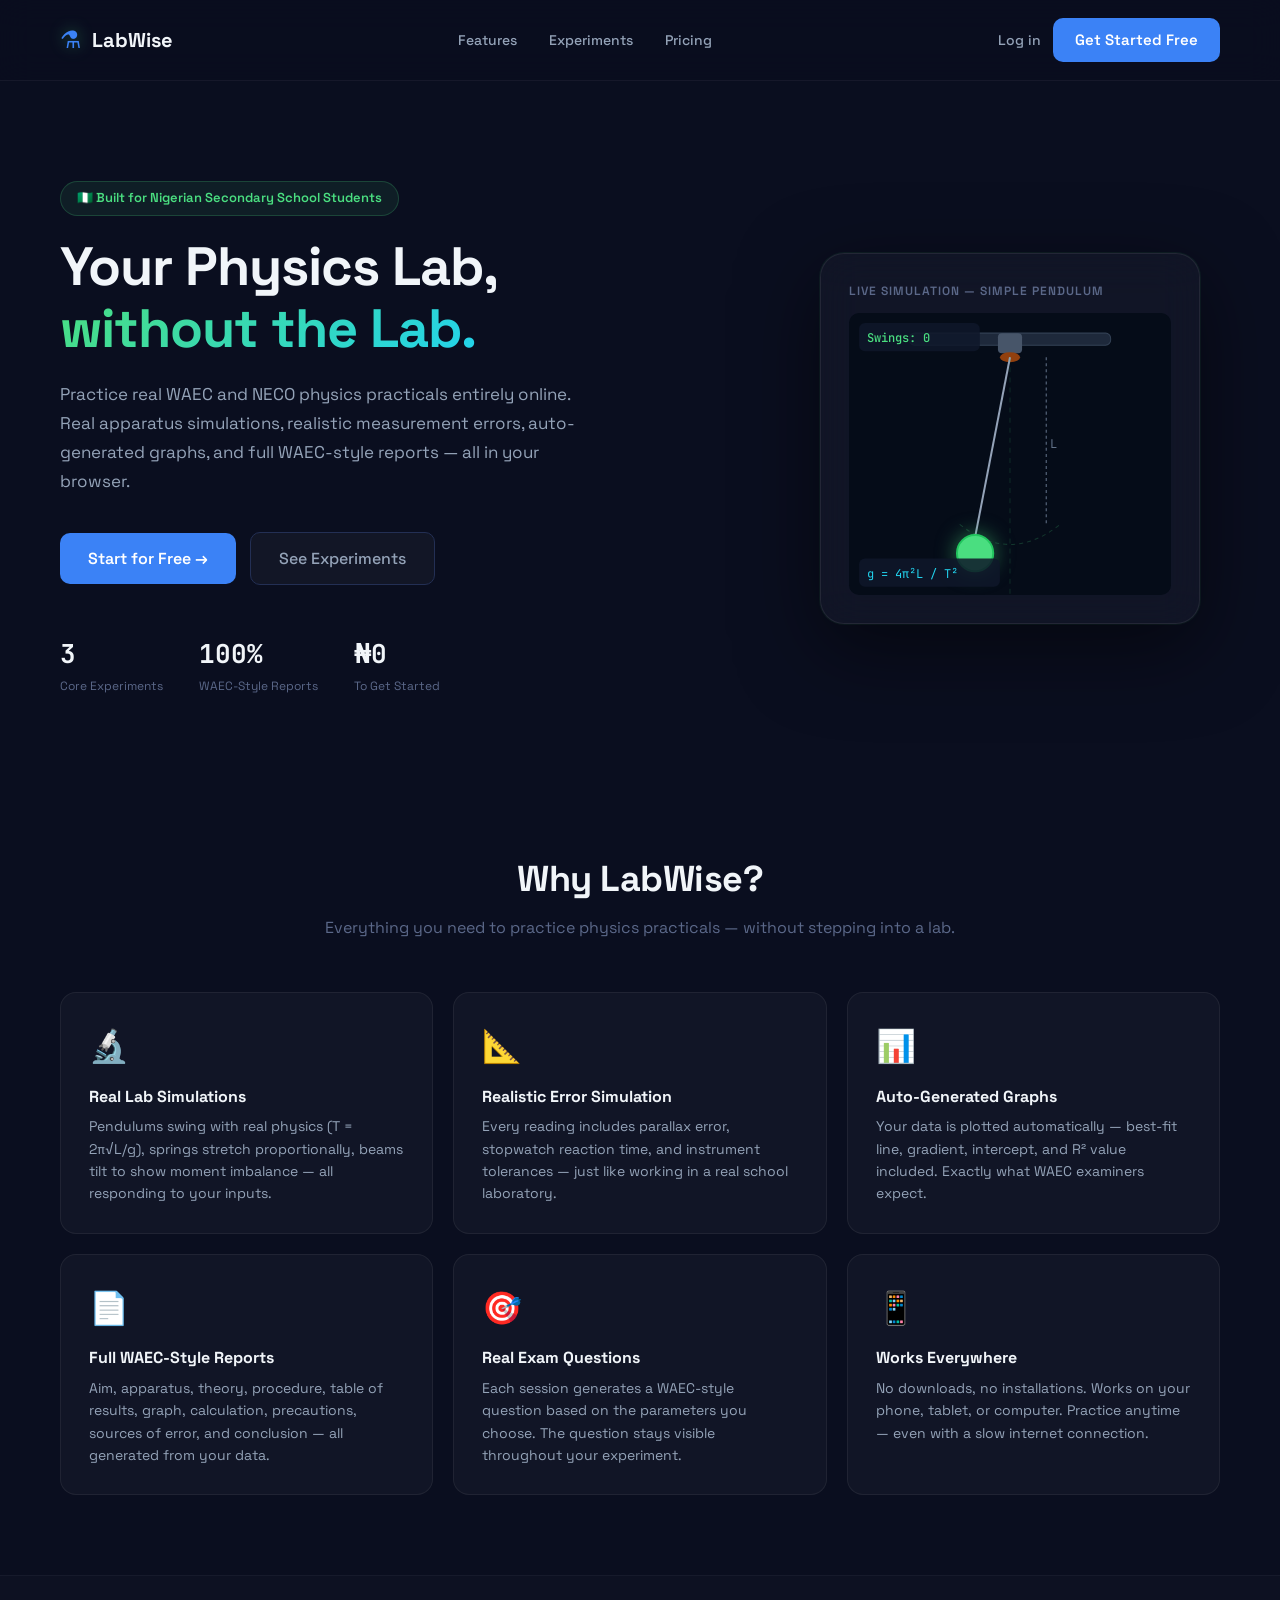
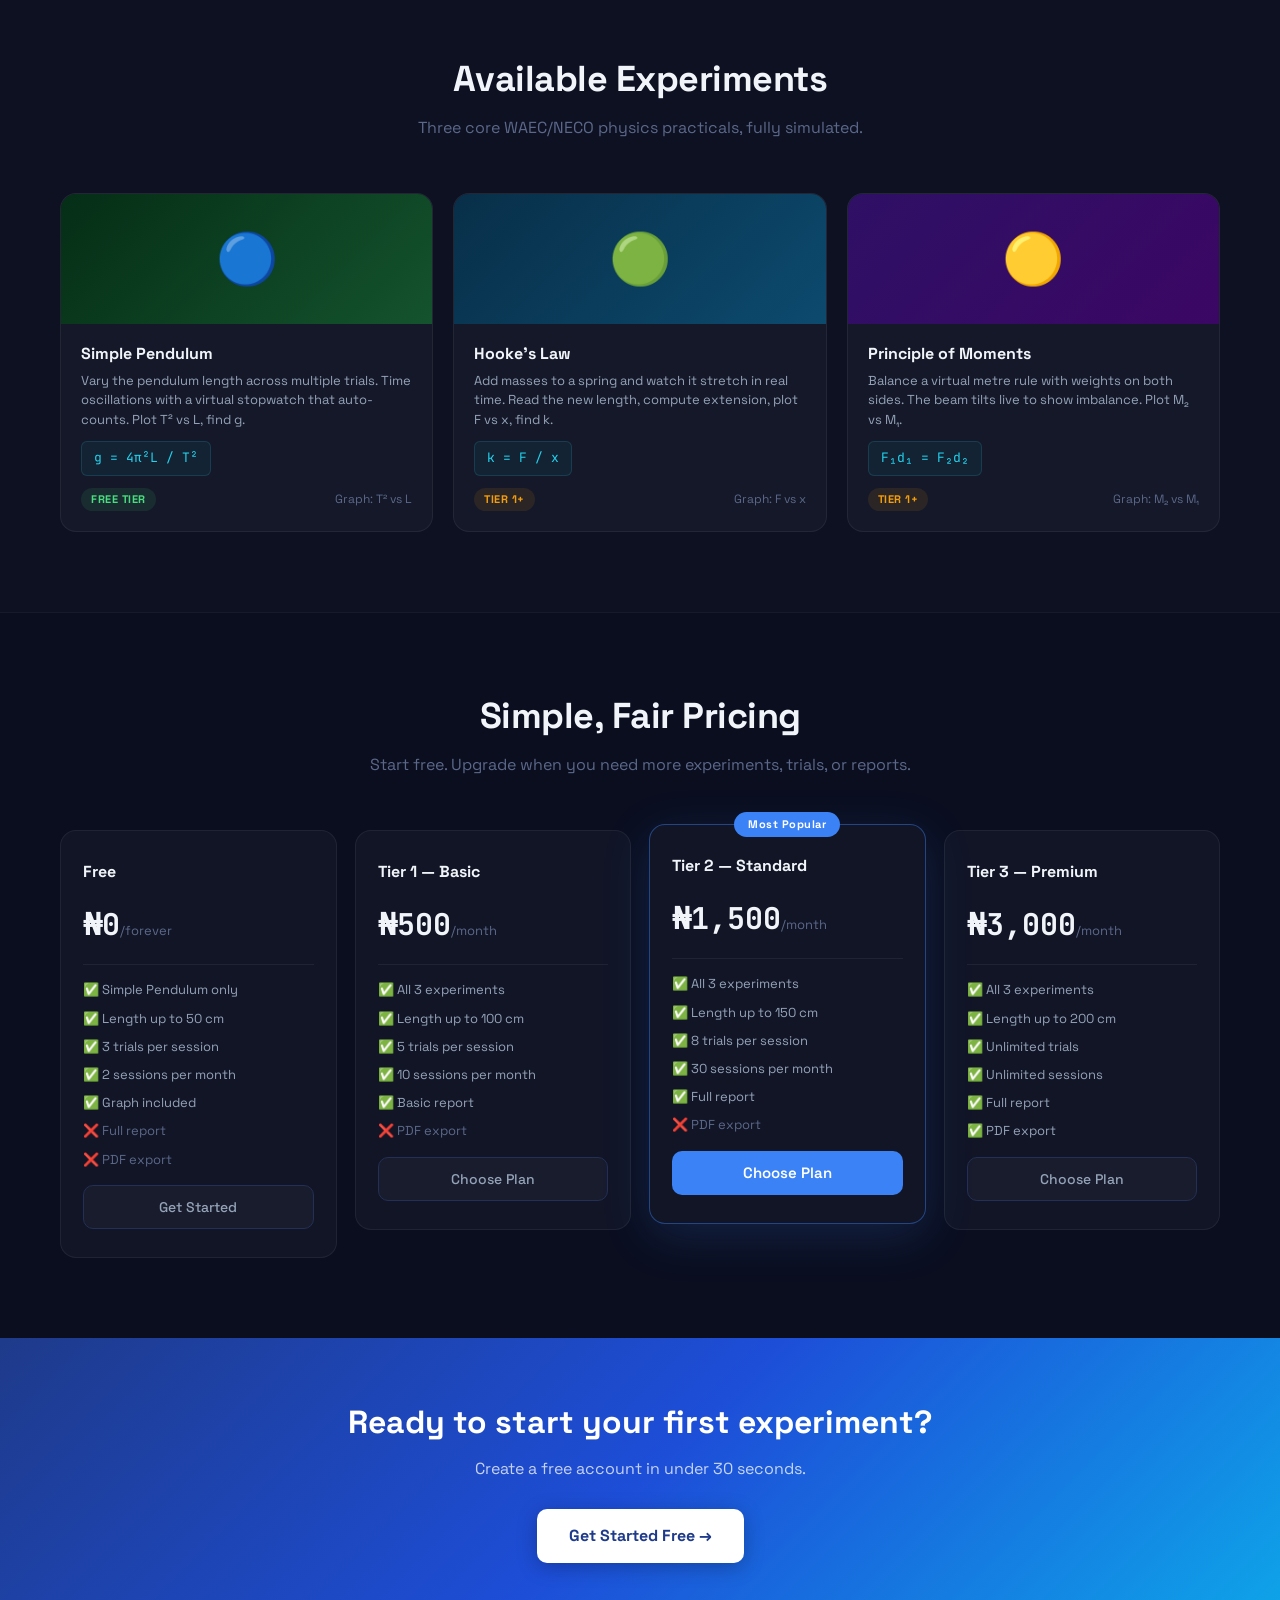
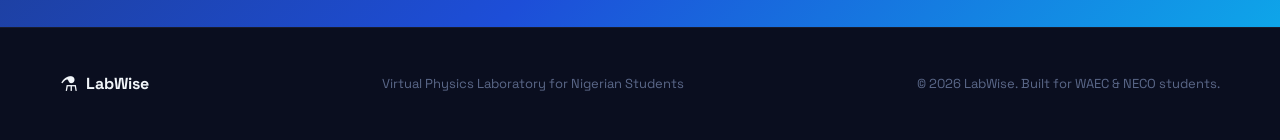
<file: frontend/pages/index.html>
<!DOCTYPE html>
<html lang="en">
<head>
  <meta charset="UTF-8"/>
  <meta name="viewport" content="width=device-width, initial-scale=1.0"/>
  <title>LabWise — Virtual Physics Laboratory</title>
  <meta name="description" content="Practice WAEC/NECO physics practicals online. Simple Pendulum, Hooke's Law, Principle of Moments — with real simulations, graphs, and reports."/>
  <link rel="stylesheet" href="../css/global.css"/>
  <link rel="stylesheet" href="../css/landing.css"/>
</head>
<body class="landing-body">

  <!-- ── Navbar ── -->
  <nav class="landing-nav">
    <a href="index.html" class="landing-nav-brand">
      <span class="landing-nav-brand-icon">⚗️</span>
      <span class="landing-nav-brand-name">LabWise</span>
    </a>

    <div class="landing-nav-links">
      <a href="#features">Features</a>
      <a href="#experiments">Experiments</a>
      <a href="#pricing">Pricing</a>
    </div>

    <div class="landing-nav-actions">
      <a href="login.html"  class="btn-text-link">Log in</a>
      <a href="signup.html" class="btn-primary">Get Started Free</a>
    </div>
  </nav>

  <!-- ── Hero ── -->
  <section class="hero">
    <div class="hero-content">
      <div class="hero-badge">🇳🇬 Built for Nigerian Secondary School Students</div>

      <h1 class="hero-title">
        Your Physics Lab,<br/>
        <span>without the Lab.</span>
      </h1>

      <p class="hero-subtitle">
        Practice real WAEC and NECO physics practicals entirely online.
        Real apparatus simulations, realistic measurement errors,
        auto-generated graphs, and full WAEC-style reports — all in your browser.
      </p>

      <div class="hero-actions">
        <a href="signup.html" class="btn-primary btn-large">Start for Free →</a>
        <a href="#experiments" class="btn-secondary btn-large">See Experiments</a>
      </div>

      <div class="hero-stats">
        <div class="hero-stat">
          <div class="hero-stat-num">3</div>
          <div class="hero-stat-label">Core Experiments</div>
        </div>
        <div class="hero-stat">
          <div class="hero-stat-num">100%</div>
          <div class="hero-stat-label">WAEC-Style Reports</div>
        </div>
        <div class="hero-stat">
          <div class="hero-stat-num">₦0</div>
          <div class="hero-stat-label">To Get Started</div>
        </div>
      </div>
    </div>

    <!-- Hero simulation card -->
    <div class="hero-visual">
      <div class="hero-sim-card">
        <div class="hero-sim-label">Live Simulation — Simple Pendulum</div>
        <svg viewBox="0 0 320 280" xmlns="http://www.w3.org/2000/svg"
             style="background:#050c18;border-radius:10px;">
          <!-- Support bar -->
          <rect x="60" y="20" width="200" height="12" rx="5"
                fill="#1e293b" stroke="#334155" stroke-width="1"/>
          <!-- Pivot clamp -->
          <rect x="148" y="20" width="24" height="20" rx="4" fill="#475569"/>
          <ellipse cx="160" cy="44" rx="10" ry="5" fill="#92400e"/>
          <!-- String + bob (animated) -->
          <line id="hero-string" x1="160" y1="44" x2="160" y2="210"
                stroke="#94a3b8" stroke-width="2"/>
          <circle id="hero-bob" cx="160" cy="226" r="18"
                  fill="#4ade80" stroke="#22c55e" stroke-width="2"
                  style="filter:drop-shadow(0 0 10px rgba(74,222,128,0.5))"/>
          <!-- Centre line -->
          <line x1="160" y1="44" x2="160" y2="280"
                stroke="#4ade80" stroke-width="1"
                stroke-dasharray="5,5" opacity="0.15"/>
          <!-- Arc path -->
          <path d="M 110 210 Q 160 250 210 210"
                stroke="#4ade80" stroke-width="1" fill="none"
                opacity="0.2" stroke-dasharray="4,4"/>
          <!-- Oscillation counter badge -->
          <rect x="10" y="10" width="120" height="28" rx="6"
                fill="rgba(15,23,42,0.85)"/>
          <text id="hero-osc" x="18" y="29"
                fill="#4ade80" font-size="12"
                font-family="JetBrains Mono, monospace" font-weight="500">
            Swings: 0
          </text>
          <!-- L label -->
          <line x1="196" y1="44" x2="196" y2="210"
                stroke="#64748b" stroke-width="1" stroke-dasharray="3"/>
          <text x="200" y="134" fill="#64748b" font-size="12"
                font-family="JetBrains Mono, monospace">L</text>
          <!-- Result badge -->
          <rect x="10" y="244" width="140" height="28" rx="6"
                fill="rgba(15,23,42,0.85)"/>
          <text x="18" y="263" fill="#22d3ee" font-size="12"
                font-family="JetBrains Mono, monospace">g = 4π²L / T²</text>
        </svg>
      </div>
    </div>
  </section>

  <!-- ── Features ── -->
  <section class="landing-section" id="features">
    <h2 class="landing-section-heading">Why LabWise?</h2>
    <p class="landing-section-sub">
      Everything you need to practice physics practicals — without stepping into a lab.
    </p>

    <div class="features-grid">

      <div class="feature-card">
        <div class="feature-card-icon">🔬</div>
        <h3>Real Lab Simulations</h3>
        <p>Pendulums swing with real physics (T = 2π√L/g), springs stretch proportionally,
           beams tilt to show moment imbalance — all responding to your inputs.</p>
      </div>

      <div class="feature-card">
        <div class="feature-card-icon">📐</div>
        <h3>Realistic Error Simulation</h3>
        <p>Every reading includes parallax error, stopwatch reaction time, and
           instrument tolerances — just like working in a real school laboratory.</p>
      </div>

      <div class="feature-card">
        <div class="feature-card-icon">📊</div>
        <h3>Auto-Generated Graphs</h3>
        <p>Your data is plotted automatically — best-fit line, gradient, intercept,
           and R² value included. Exactly what WAEC examiners expect.</p>
      </div>

      <div class="feature-card">
        <div class="feature-card-icon">📄</div>
        <h3>Full WAEC-Style Reports</h3>
        <p>Aim, apparatus, theory, procedure, table of results, graph, calculation,
           precautions, sources of error, and conclusion — all generated from your data.</p>
      </div>

      <div class="feature-card">
        <div class="feature-card-icon">🎯</div>
        <h3>Real Exam Questions</h3>
        <p>Each session generates a WAEC-style question based on the parameters you
           choose. The question stays visible throughout your experiment.</p>
      </div>

      <div class="feature-card">
        <div class="feature-card-icon">📱</div>
        <h3>Works Everywhere</h3>
        <p>No downloads, no installations. Works on your phone, tablet, or computer.
           Practice anytime — even with a slow internet connection.</p>
      </div>

    </div>
  </section>

  <!-- ── Experiments ── -->
  <section class="landing-section" id="experiments"
           style="background:rgba(255,255,255,0.01);
                  border-top:1px solid rgba(255,255,255,0.04);
                  border-bottom:1px solid rgba(255,255,255,0.04);
                  max-width:100%;padding-left:60px;padding-right:60px;">
    <div style="max-width:1280px;margin:0 auto;">
      <h2 class="landing-section-heading">Available Experiments</h2>
      <p class="landing-section-sub">
        Three core WAEC/NECO physics practicals, fully simulated.
      </p>

      <div class="exp-preview-grid">

        <div class="exp-preview-card">
          <div class="exp-preview-header pendulum-bg">🔵</div>
          <div class="exp-preview-body">
            <h3>Simple Pendulum</h3>
            <p>Vary the pendulum length across multiple trials. Time oscillations
               with a virtual stopwatch that auto-counts. Plot T² vs L, find g.</p>
            <div class="exp-preview-formula">g = 4π²L / T²</div>
            <div class="exp-preview-footer">
              <span class="tier-tag tier-free">Free Tier</span>
              <span style="font-size:12px;color:var(--text-muted);">Graph: T² vs L</span>
            </div>
          </div>
        </div>

        <div class="exp-preview-card">
          <div class="exp-preview-header hookes-bg">🟢</div>
          <div class="exp-preview-body">
            <h3>Hooke's Law</h3>
            <p>Add masses to a spring and watch it stretch in real time.
               Read the new length, compute extension, plot F vs x, find k.</p>
            <div class="exp-preview-formula">k = F / x</div>
            <div class="exp-preview-footer">
              <span class="tier-tag tier-paid">Tier 1+</span>
              <span style="font-size:12px;color:var(--text-muted);">Graph: F vs x</span>
            </div>
          </div>
        </div>

        <div class="exp-preview-card">
          <div class="exp-preview-header moments-bg">🟡</div>
          <div class="exp-preview-body">
            <h3>Principle of Moments</h3>
            <p>Balance a virtual metre rule with weights on both sides.
               The beam tilts live to show imbalance. Plot M₂ vs M₁.</p>
            <div class="exp-preview-formula">F₁d₁ = F₂d₂</div>
            <div class="exp-preview-footer">
              <span class="tier-tag tier-paid">Tier 1+</span>
              <span style="font-size:12px;color:var(--text-muted);">Graph: M₂ vs M₁</span>
            </div>
          </div>
        </div>

      </div>
    </div>
  </section>

  <!-- ── Pricing ── -->
  <section class="landing-section" id="pricing">
    <h2 class="landing-section-heading">Simple, Fair Pricing</h2>
    <p class="landing-section-sub">
      Start free. Upgrade when you need more experiments, trials, or reports.
    </p>

    <div class="pricing-grid">

      <!-- Free -->
      <div class="pricing-card">
        <div class="pricing-tier-name">Free</div>
        <div class="pricing-price">₦0<span>/forever</span></div>
        <div class="pricing-divider"></div>
        <ul class="pricing-features-list">
          <li class="yes">✅ Simple Pendulum only</li>
          <li class="yes">✅ Length up to 50 cm</li>
          <li class="yes">✅ 3 trials per session</li>
          <li class="yes">✅ 2 sessions per month</li>
          <li class="yes">✅ Graph included</li>
          <li class="no">❌ Full report</li>
          <li class="no">❌ PDF export</li>
        </ul>
        <a href="signup.html" class="btn-secondary btn-full">Get Started</a>
      </div>

      <!-- Tier 1 -->
      <div class="pricing-card">
        <div class="pricing-tier-name">Tier 1 — Basic</div>
        <div class="pricing-price">₦500<span>/month</span></div>
        <div class="pricing-divider"></div>
        <ul class="pricing-features-list">
          <li class="yes">✅ All 3 experiments</li>
          <li class="yes">✅ Length up to 100 cm</li>
          <li class="yes">✅ 5 trials per session</li>
          <li class="yes">✅ 10 sessions per month</li>
          <li class="yes">✅ Basic report</li>
          <li class="no">❌ PDF export</li>
        </ul>
        <a href="signup.html" class="btn-secondary btn-full">Choose Plan</a>
      </div>

      <!-- Tier 2 (featured) -->
      <div class="pricing-card featured">
        <div class="pricing-popular-badge">Most Popular</div>
        <div class="pricing-tier-name">Tier 2 — Standard</div>
        <div class="pricing-price">₦1,500<span>/month</span></div>
        <div class="pricing-divider"></div>
        <ul class="pricing-features-list">
          <li class="yes">✅ All 3 experiments</li>
          <li class="yes">✅ Length up to 150 cm</li>
          <li class="yes">✅ 8 trials per session</li>
          <li class="yes">✅ 30 sessions per month</li>
          <li class="yes">✅ Full report</li>
          <li class="no">❌ PDF export</li>
        </ul>
        <a href="signup.html" class="btn-primary btn-full">Choose Plan</a>
      </div>

      <!-- Tier 3 -->
      <div class="pricing-card">
        <div class="pricing-tier-name">Tier 3 — Premium</div>
        <div class="pricing-price">₦3,000<span>/month</span></div>
        <div class="pricing-divider"></div>
        <ul class="pricing-features-list">
          <li class="yes">✅ All 3 experiments</li>
          <li class="yes">✅ Length up to 200 cm</li>
          <li class="yes">✅ Unlimited trials</li>
          <li class="yes">✅ Unlimited sessions</li>
          <li class="yes">✅ Full report</li>
          <li class="yes">✅ PDF export</li>
        </ul>
        <a href="signup.html" class="btn-secondary btn-full">Choose Plan</a>
      </div>

    </div>
  </section>

  <!-- ── CTA strip ── -->
  <section style="background:linear-gradient(135deg,#1e3a8a,#1d4ed8,#0ea5e9);
                  padding:64px 60px;text-align:center;">
    <h2 style="font-size:32px;font-weight:700;color:white;margin-bottom:12px;">
      Ready to start your first experiment?
    </h2>
    <p style="font-size:16px;color:rgba(255,255,255,0.75);margin-bottom:28px;">
      Create a free account in under 30 seconds.
    </p>
    <a href="signup.html"
       style="display:inline-flex;align-items:center;gap:8px;
              padding:14px 32px;background:white;color:#1e3a8a;
              border-radius:10px;font-size:16px;font-weight:700;
              text-decoration:none;
              box-shadow:0 4px 20px rgba(0,0,0,0.25);
              transition:all 0.2s ease;"
       onmouseover="this.style.transform='translateY(-2px)';this.style.boxShadow='0 8px 28px rgba(0,0,0,0.3)';"
       onmouseout="this.style.transform='';this.style.boxShadow='0 4px 20px rgba(0,0,0,0.25)';">
      Get Started Free →
    </a>
  </section>

  <!-- ── Footer ── -->
  <footer class="landing-footer">
    <div class="footer-brand">
      <span class="footer-brand-icon">⚗️</span>
      <span class="footer-brand-name">LabWise</span>
    </div>
    <p style="font-size:13px;color:var(--text-muted);">
      Virtual Physics Laboratory for Nigerian Students
    </p>
    <p class="footer-copy">© 2026 LabWise. Built for WAEC &amp; NECO students.</p>
  </footer>

  <script>
    /* ── Hero pendulum animation ── */
    (function () {
      const string = document.getElementById('hero-string');
      const bob    = document.getElementById('hero-bob');
      const oscEl  = document.getElementById('hero-osc');
      if (!string || !bob) return;

      const pivotX = 160, pivotY = 44;
      const len    = 182;   // pixel length of string
      const amp    = 30;    // degrees
      // Period based on L≈80cm: T = 2π√(0.8/9.81) ≈ 1.79s
      const period = 1790;  // ms

      let start     = null;
      let lastSign  = 1;
      let swings    = 0;

      function frame(ts) {
        if (!start) start = ts;
        const elapsed = ts - start;
        const angle   = amp * Math.sin((2 * Math.PI * elapsed) / period);
        const rad     = angle * Math.PI / 180;
        const bx      = pivotX + len * Math.sin(rad);
        const by      = pivotY + len * Math.cos(rad);

        string.setAttribute('x2', bx.toFixed(1));
        string.setAttribute('y2', by.toFixed(1));
        bob.setAttribute('cx', bx.toFixed(1));
        bob.setAttribute('cy', (by + 16).toFixed(1));

        // Count swings at centre crossings
        const sign = angle >= 0 ? 1 : -1;
        if (sign !== lastSign) {
          lastSign = sign;
          swings++;
          if (oscEl) oscEl.textContent = `Swings: ${Math.floor(swings / 2)}`;
        }

        requestAnimationFrame(frame);
      }
      requestAnimationFrame(frame);
    })();

    /* ── Redirect logged-in users away from landing ── */
    if (typeof Storage !== 'undefined' && Storage.isLoggedIn && Storage.isLoggedIn()) {
      window.location.href = 'dashboard.html';
    }
  </script>

  <script src="../js/utils/storage.js"></script>
</body>
</html>
</file>
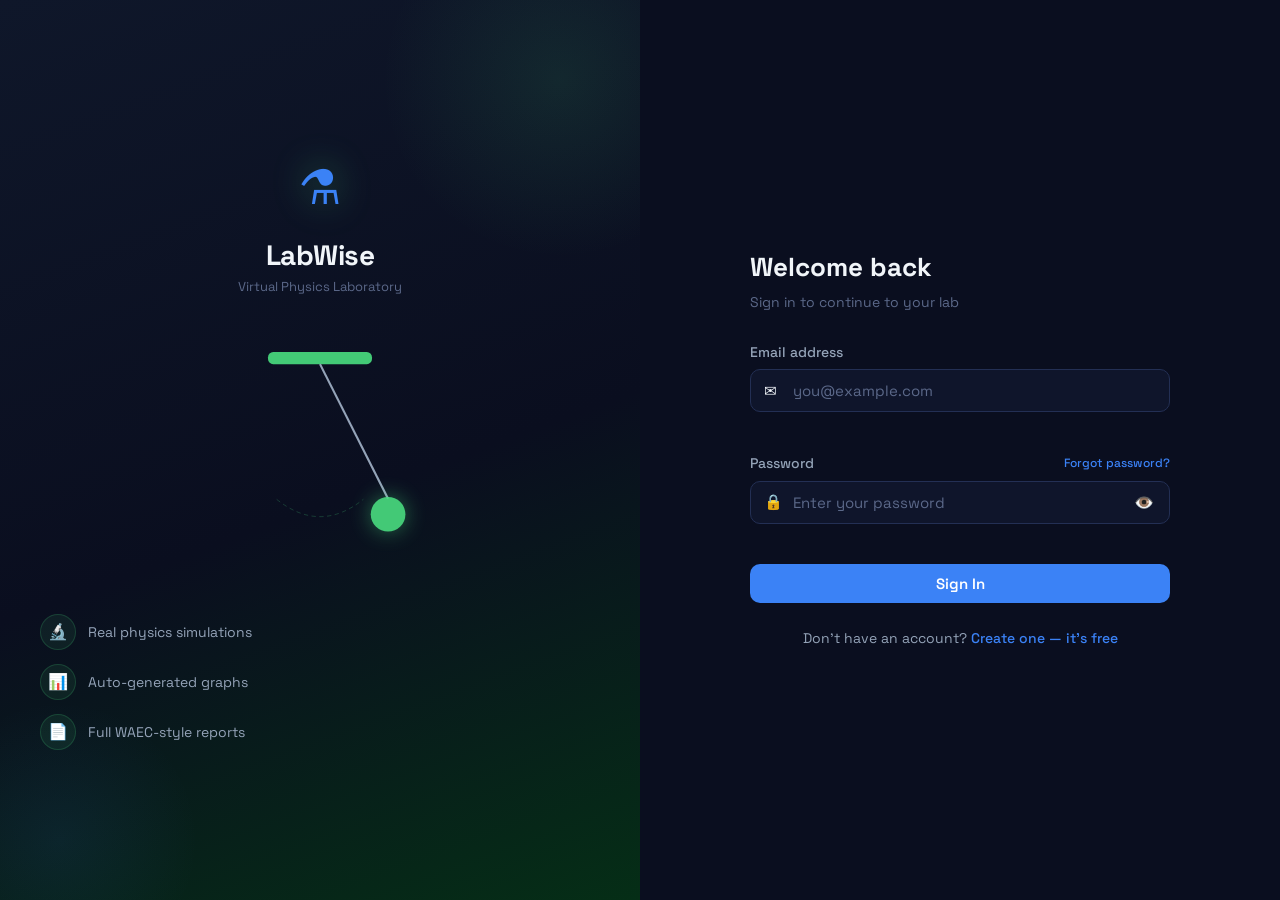
<file: frontend/pages/account.html>
<!DOCTYPE html>
<html lang="en">
<head>
  <meta charset="UTF-8"/>
  <meta name="viewport" content="width=device-width, initial-scale=1.0"/>
  <title>LabWise — Account</title>
  <link rel="stylesheet" href="../css/global.css"/>
  <link rel="stylesheet" href="../css/sidebar.css"/>
  <link rel="stylesheet" href="../css/pages.css"/>
</head>
<body>

  <div class="sidebar" id="sidebar"></div>

  <div class="main-content">
    <div class="page-header">
      <h1>Account</h1>
      <p>Your profile, plan, and experiment history.</p>
    </div>

    <div class="page-content">
      <div class="settings-grid">

        <!-- Profile card -->
        <div class="profile-card">
          <div class="profile-avatar" id="profile-avatar">U</div>
          <div class="profile-name"  id="profile-name">—</div>
          <div class="profile-email" id="profile-email">—</div>
          <span class="profile-tier-badge tier-free" id="profile-tier-badge">Free</span>

          <div class="profile-stats">
            <div class="profile-stat-row">
              <span>Member since</span>
              <span id="stat-joined">—</span>
            </div>
            <div class="profile-stat-row">
              <span>Sessions this month</span>
              <span id="stat-sessions-month">—</span>
            </div>
            <div class="profile-stat-row">
              <span>Monthly limit</span>
              <span id="stat-sessions-limit">—</span>
            </div>
            <div class="profile-stat-row">
              <span>Total completed</span>
              <span id="stat-total-completed">—</span>
            </div>
          </div>

          <a href="upgrade.html" class="btn-primary btn-full"
             style="margin-top:18px;">⭐ Upgrade Plan</a>
        </div>

        <!-- Right panels -->
        <div class="settings-panels">

          <!-- Account info -->
          <div class="settings-panel">
            <h3>Account Info</h3>
            <p class="panel-desc">Your registered details.</p>
            <div class="settings-row">
              <div class="settings-row-label">
                <strong>Username</strong>
                <span id="info-username">—</span>
              </div>
            </div>
            <div class="settings-row">
              <div class="settings-row-label">
                <strong>Email</strong>
                <span id="info-email">—</span>
              </div>
            </div>
            <div class="settings-row">
              <div class="settings-row-label">
                <strong>Phone</strong>
                <span id="info-phone">Not set</span>
              </div>
            </div>
            <div class="settings-row">
              <div class="settings-row-label">
                <strong>Email verified</strong>
                <span id="info-verified">—</span>
              </div>
            </div>
          </div>

          <!-- Experiment history -->
          <div class="settings-panel">
            <h3>Experiments Done</h3>
            <p class="panel-desc">Your recent sessions.</p>
            <div class="sessions-list" id="account-sessions-list">
              <div class="sessions-empty" id="account-sessions-empty">
                No experiments yet.
              </div>
            </div>
            <a href="results.html" class="btn-secondary"
               style="margin-top:14px;">View all results →</a>
          </div>

          <!-- Help -->
          <div class="settings-panel">
            <h3>Need Help?</h3>
            <p class="panel-desc">
              Have a question or issue with LabWise? Contact support.
            </p>
            <a href="mailto:support@labwise.app" class="btn-secondary">
              ✉️ Contact Admin / Support
            </a>
          </div>

        </div>
      </div>
    </div>
  </div>

  <script src="../js/utils/storage.js"></script>
  <script src="../js/utils/router.js"></script>
  <script src="../js/api/authApi.js"></script>
  <script src="../js/api/experimentApi.js"></script>
  <script src="../js/ui/sidebar.js"></script>
  <script src="../js/ui/account.js"></script>
</body>
</html>
</file>
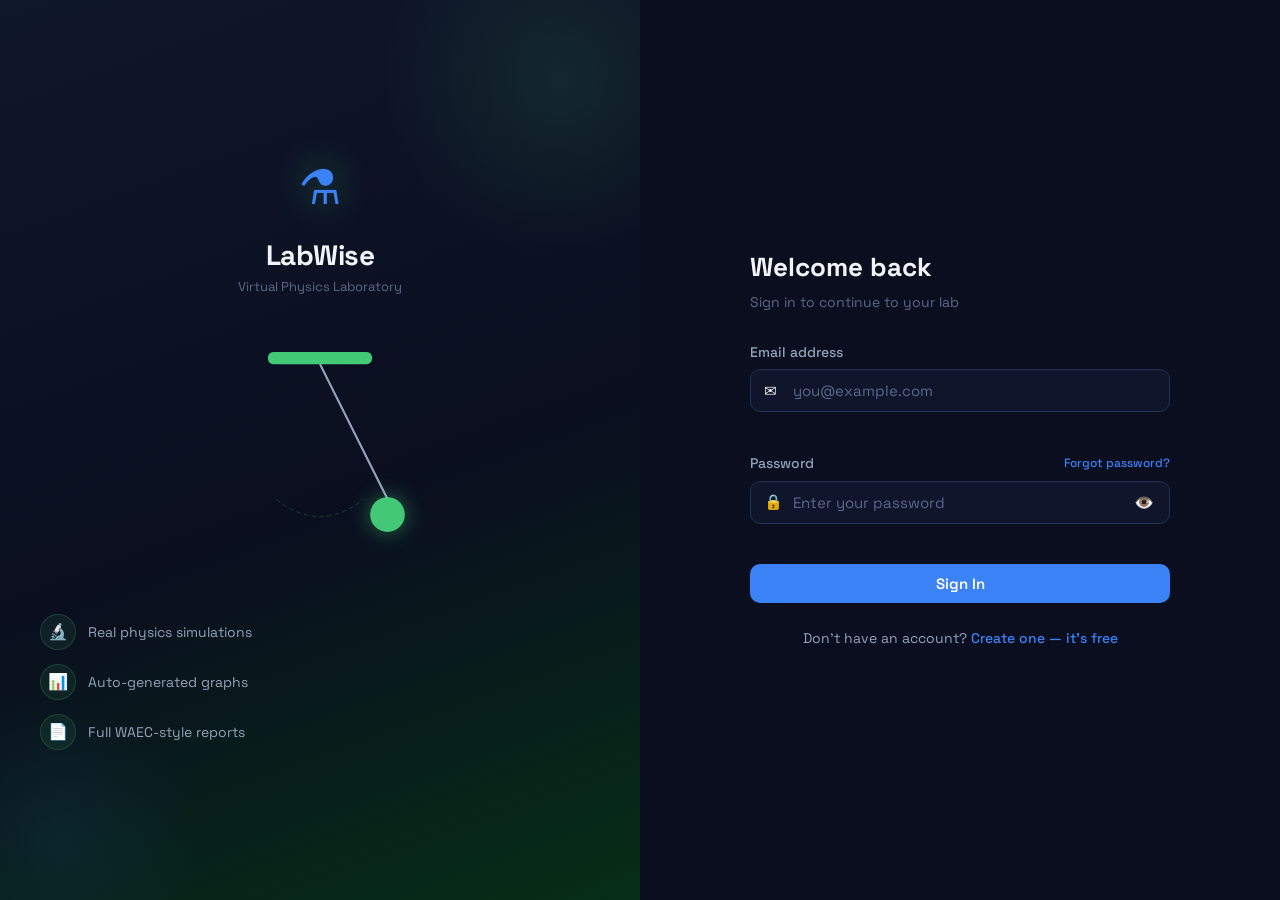
<file: frontend/pages/create-experiment.html>
<!DOCTYPE html>
<html lang="en">
<head>
  <meta charset="UTF-8"/>
  <meta name="viewport" content="width=device-width, initial-scale=1.0"/>
  <title>LabWise — Create Experiment</title>
  <link rel="stylesheet" href="../css/global.css"/>
  <link rel="stylesheet" href="../css/sidebar.css"/>
  <link rel="stylesheet" href="../css/pages.css"/>
  <link rel="stylesheet" href="../css/create-experiment.css"/>
</head>
<body>

  <div class="sidebar" id="sidebar"></div>

  <div class="main-content">
    <div class="page-header">
      <h1>Create Experiment</h1>
      <p>Choose an experiment, set your parameters, review your question, then start.</p>
    </div>

    <div class="page-content">

      <!-- Progress bar -->
      <div class="ce-progress">
        <div class="ce-step active" id="step-ind-1">
          <div class="ce-step-num" id="step-num-1">1</div>
          <div class="ce-step-label">Choose Experiment</div>
        </div>
        <div class="ce-step-line" id="step-line-1"></div>
        <div class="ce-step" id="step-ind-2">
          <div class="ce-step-num" id="step-num-2">2</div>
          <div class="ce-step-label">Set Parameters</div>
        </div>
        <div class="ce-step-line" id="step-line-2"></div>
        <div class="ce-step" id="step-ind-3">
          <div class="ce-step-num" id="step-num-3">3</div>
          <div class="ce-step-label">Review Question</div>
        </div>
      </div>

      <div id="ce-error" class="form-error hidden"></div>

      <!-- ═══════════════════════
           STEP 1 — Choose Experiment
      ════════════════════════ -->
      <div class="ce-panel active" id="panel-1">
        <div class="ce-exp-grid" id="exp-choose-grid">
          <!-- Cards injected by JS -->
        </div>
        <div class="ce-select-btn">
          <button class="btn-primary btn-large" id="step1-next-btn" disabled>
            Next: Set Parameters →
          </button>
        </div>
      </div>

      <!-- ═══════════════════════
           STEP 2 — Parameters
      ════════════════════════ -->
      <div class="ce-panel" id="panel-2">
        <div class="ce-params-layout">

          <!-- ── Pendulum params ── -->
          <div class="ce-params-panel" id="params-pendulum" style="display:none;">
            <h3>📏 Pendulum Parameters</h3>
            <p class="panel-desc">
              Set up your pendulum experiment. You will measure and enter the actual
              length for each trial inside the lab.
            </p>

            <div class="param-field">
              <label>Number of trials</label>
              <div class="number-picker">
                <button type="button" class="picker-btn" id="pend-trials-dec">−</button>
                <span class="picker-val" id="pend-trials-val">5</span>
                <button type="button" class="picker-btn" id="pend-trials-inc">+</button>
              </div>
              <p class="param-hint" id="pend-trials-hint">Min: 3 · Max depends on your plan</p>
            </div>

            <div class="param-field">
              <label>Number of oscillations per timing</label>
              <div class="param-chip-group" id="pend-osc-chips">
                <!-- Chips injected by JS based on tier -->
              </div>
              <p class="param-hint" id="pend-osc-hint">
                The system will count oscillations automatically and stop the stopwatch.
              </p>
            </div>

            <div class="param-field">
              <label>Maximum pendulum length</label>
              <p class="param-hint" id="pend-length-limit-hint">
                Your plan allows lengths up to <strong id="pend-max-length">—</strong> cm.
                You will enter each length yourself in the lab.
              </p>
            </div>
          </div>

          <!-- ── Hooke's Law params ── -->
          <div class="ce-params-panel" id="params-hookes" style="display:none;">
            <h3>🟢 Hooke's Law Parameters</h3>
            <p class="panel-desc">
              Set the spring's natural length and the masses you will use.
            </p>

            <div class="param-field">
              <label>Natural length of spring (cm)</label>
              <div class="input-with-unit">
                <input type="number" id="hookes-natural-len"
                       value="10" min="5" max="30" step="0.5"/>
                <span class="unit-label">cm</span>
              </div>
              <p class="param-hint">Measure before adding any mass.</p>
            </div>

            <div class="param-field">
              <label>Number of masses (trials)</label>
              <div class="number-picker">
                <button type="button" class="picker-btn" id="hookes-trials-dec">−</button>
                <span class="picker-val" id="hookes-trials-val">5</span>
                <button type="button" class="picker-btn" id="hookes-trials-inc">+</button>
              </div>
              <p class="param-hint" id="hookes-trials-hint"></p>
            </div>

            <div class="param-field">
              <label>Mass increment per trial (g)</label>
              <div class="param-chip-group" id="hookes-increment-chips">
                <div class="param-chip selected" data-value="50">50 g</div>
                <div class="param-chip" data-value="100">100 g</div>
                <div class="param-chip" data-value="200">200 g</div>
              </div>
              <p class="param-hint" id="hookes-mass-hint">
                Max mass your plan allows: <strong id="hookes-max-mass">—</strong> g
              </p>
            </div>
          </div>

          <!-- ── Moments params ── -->
          <div class="ce-params-panel" id="params-moments" style="display:none;">
            <h3>🟡 Principle of Moments Parameters</h3>
            <p class="panel-desc">
              Set the pivot position and number of trials.
            </p>

            <div class="param-field">
              <label>Pivot position (cm from left end of rule)</label>
              <div class="input-with-unit">
                <input type="number" id="moments-pivot"
                       value="50" min="30" max="70" step="5"/>
                <span class="unit-label">cm</span>
              </div>
              <p class="param-hint">Default: 50 cm (centre of the metre rule).</p>
            </div>

            <div class="param-field">
              <label>Number of trials</label>
              <div class="number-picker">
                <button type="button" class="picker-btn" id="moments-trials-dec">−</button>
                <span class="picker-val" id="moments-trials-val">5</span>
                <button type="button" class="picker-btn" id="moments-trials-inc">+</button>
              </div>
              <p class="param-hint" id="moments-trials-hint"></p>
            </div>

            <div class="param-field">
              <label>Max force your plan allows</label>
              <p class="param-hint" id="moments-force-hint">
                Your plan allows forces up to <strong id="moments-max-force">—</strong> N.
                You will enter each force in the lab.
              </p>
            </div>
          </div>

          <!-- ── Summary side panel ── -->
          <div class="ce-summary-panel">
            <h3>📋 Session Summary</h3>
            <div id="summary-content">
              <!-- Rows injected by JS -->
            </div>
            <div class="ce-params-actions">
              <button class="btn-secondary" id="step2-back-btn">← Back</button>
              <button class="btn-primary" id="step2-next-btn">
                Generate Question →
              </button>
            </div>
          </div>

        </div>
      </div>

      <!-- ═══════════════════════
           STEP 3 — Review Question
      ════════════════════════ -->
      <div class="ce-panel" id="panel-3">
        <div class="ce-question-card">
          <p class="ce-question-eyebrow" id="q-experiment-label">Simple Pendulum</p>
          <h3 id="q-title">—</h3>
          <div class="ce-question-formula" id="q-formula">—</div>
          <div class="ce-question-text"   id="q-text">—</div>

          <div class="ce-question-note">
            📌 This question will remain visible throughout your entire experiment
            as a reference. Read it carefully before starting.
          </div>

          <div class="ce-question-actions">
            <button class="btn-secondary" id="step3-back-btn">
              ← Edit Parameters
            </button>
            <button class="btn-primary btn-large" id="start-exp-btn">
              <span class="btn-text">Start Experiment →</span>
              <span class="btn-loader hidden">⏳ Starting…</span>
            </button>
          </div>
        </div>
      </div>

    </div>
  </div>

  <script src="../js/utils/storage.js"></script>
  <script src="../js/utils/router.js"></script>
  <script src="../js/api/authApi.js"></script>
  <script src="../js/api/experimentApi.js"></script>
  <script src="../js/ui/sidebar.js"></script>
  <script src="../js/ui/create-experiment.js"></script>
</body>
</html>
</file>
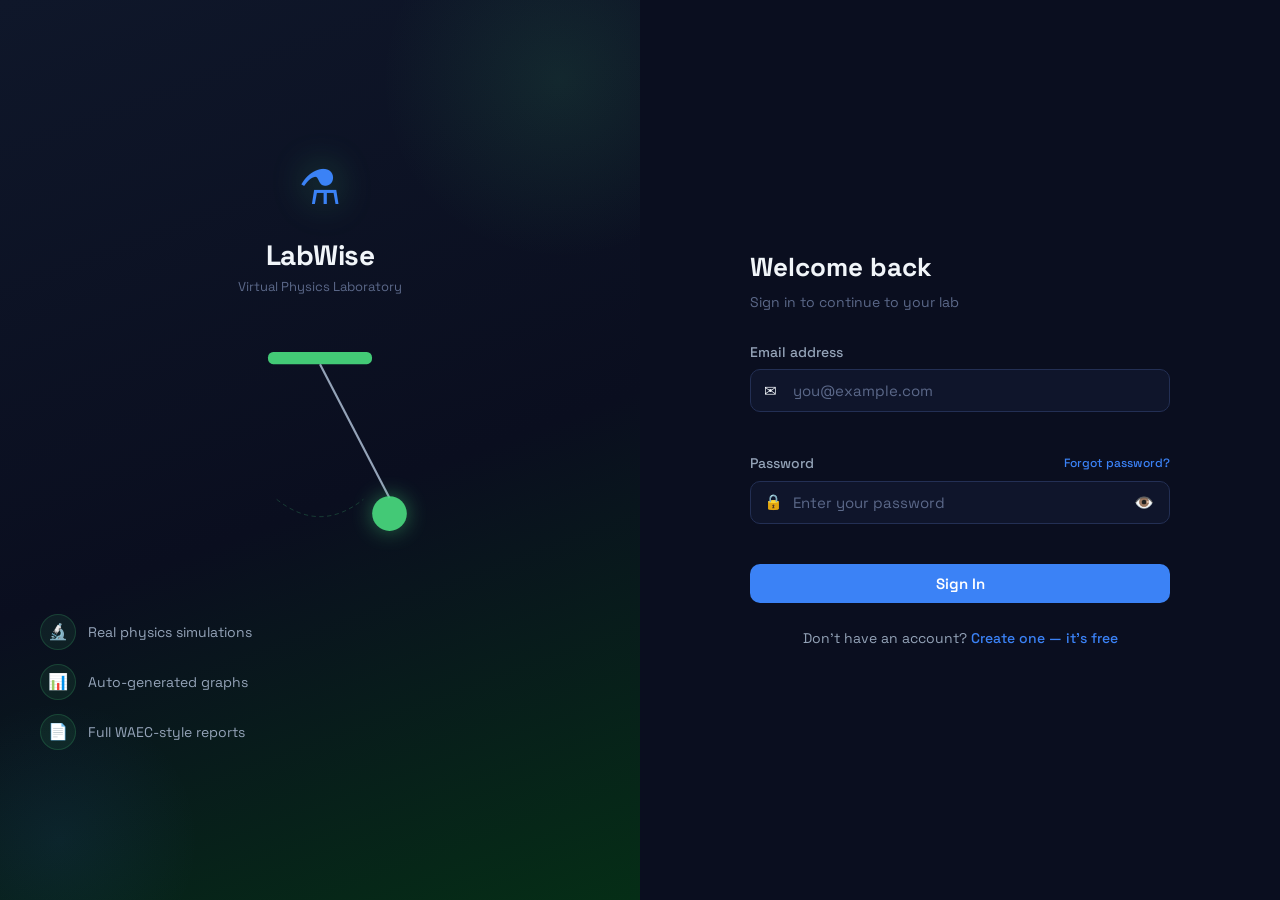
<file: frontend/pages/dashboard.html>
<!DOCTYPE html>
<html lang="en">
<head>
  <meta charset="UTF-8"/>
  <meta name="viewport" content="width=device-width, initial-scale=1.0"/>
  <title>LabWise — Dashboard</title>
  <link rel="stylesheet" href="../css/global.css"/>
  <link rel="stylesheet" href="../css/sidebar.css"/>
  <link rel="stylesheet" href="../css/dashboard.css"/>
</head>
<body>

  <div class="sidebar" id="sidebar"></div>

  <div class="main-content">

    <div class="topbar">
      <div class="topbar-greeting">
        <h1 id="greeting">Welcome back 👋</h1>
        <p id="greeting-sub">Here's what's happening in your lab today.</p>
      </div>
      <div class="topbar-actions">
        <div class="topbar-avatar" id="topbar-avatar"
             title="Account" onclick="window.location.href='account.html'">U</div>
      </div>
    </div>

    <div class="dashboard-content">

      <!-- Hero banner -->
      <div class="hero-banner">
        <div class="hero-banner-eyebrow">LabWise · Virtual Physics Lab</div>
        <h2>Perform WAEC Physics<br/>Practicals Virtually</h2>
        <a href="create-experiment.html" class="btn-primary btn-large">
          ➕ Create Experiment
        </a>
      </div>

      <!-- Stats -->
      <section>
        <div class="stats-row">
          <div class="stat-glass">
            <div class="stat-glass-num" id="stat-total">—</div>
            <div class="stat-glass-label">Total Sessions</div>
          </div>
          <div class="stat-glass">
            <div class="stat-glass-num" id="stat-completed">—</div>
            <div class="stat-glass-label">Completed</div>
          </div>
          <div class="stat-glass">
            <div class="stat-glass-num" id="stat-in-progress">—</div>
            <div class="stat-glass-label">In Progress</div>
          </div>
          <div class="stat-glass">
            <div class="stat-glass-num" id="stat-tier">Free</div>
            <div class="stat-glass-label">Current Plan</div>
          </div>
        </div>
      </section>

      <!-- Recent experiments -->
      <section>
        <div class="section-header">
          <h3>Recent Experiments</h3>
          <a href="results.html" class="section-link">View all →</a>
        </div>
        <div class="recent-grid" id="recent-grid">
          <div class="list-empty" id="recent-empty">
            No experiments yet — create your first one above.
          </div>
        </div>
      </section>

      <!-- Available experiments -->
      <section>
        <div class="section-header">
          <h3>Available Experiments</h3>
          <a href="experiments.html" class="section-link">See all →</a>
        </div>
        <div class="available-grid" id="available-grid">
          <!-- populated by dashboard.js -->
        </div>
      </section>

    </div>
  </div>

  <script src="../js/utils/storage.js"></script>
  <script src="../js/utils/router.js"></script>
  <script src="../js/api/authApi.js"></script>
  <script src="../js/api/experimentApi.js"></script>
  <script src="../js/ui/sidebar.js"></script>
  <script src="../js/ui/dashboard.js"></script>
</body>
</html>
</file>
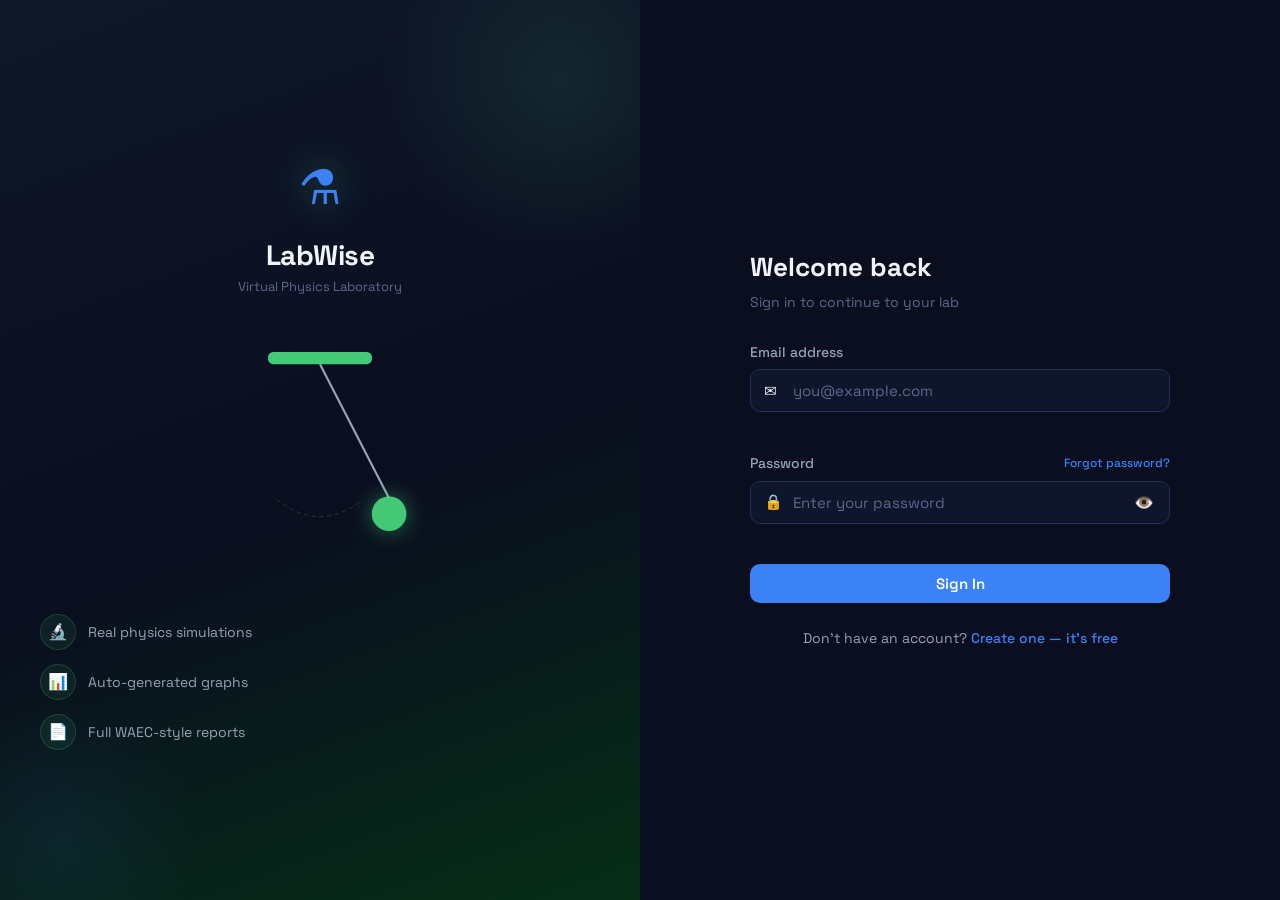
<file: frontend/pages/experiments.html>
<!DOCTYPE html>
<html lang="en">
<head>
  <meta charset="UTF-8"/>
  <meta name="viewport" content="width=device-width, initial-scale=1.0"/>
  <title>LabWise — Experiments</title>
  <link rel="stylesheet" href="../css/global.css"/>
  <link rel="stylesheet" href="../css/sidebar.css"/>
  <link rel="stylesheet" href="../css/pages.css"/>
</head>
<body>

  <div class="sidebar" id="sidebar"></div>

  <div class="main-content">
    <div class="page-header">
      <h1>Experiments</h1>
      <p>Browse all available virtual physics practicals.</p>
    </div>

    <div class="page-content">

      <div class="tier-banner">
        <div class="tier-banner-text">
          You're on the <strong id="tier-banner-name">Free</strong> plan —
          <span id="tier-banner-detail">Simple Pendulum only.</span>
        </div>
        <a href="upgrade.html" class="btn-secondary">⭐ Upgrade Plan</a>
      </div>

      <div class="exp-full-grid" id="exp-grid">
        <!-- populated by experiments.js -->
      </div>

    </div>
  </div>

  <script src="../js/utils/storage.js"></script>
  <script src="../js/utils/router.js"></script>
  <script src="../js/api/authApi.js"></script>
  <script src="../js/api/experimentApi.js"></script>
  <script src="../js/ui/sidebar.js"></script>
  <script src="../js/ui/experiments.js"></script>
</body>
</html>
</file>
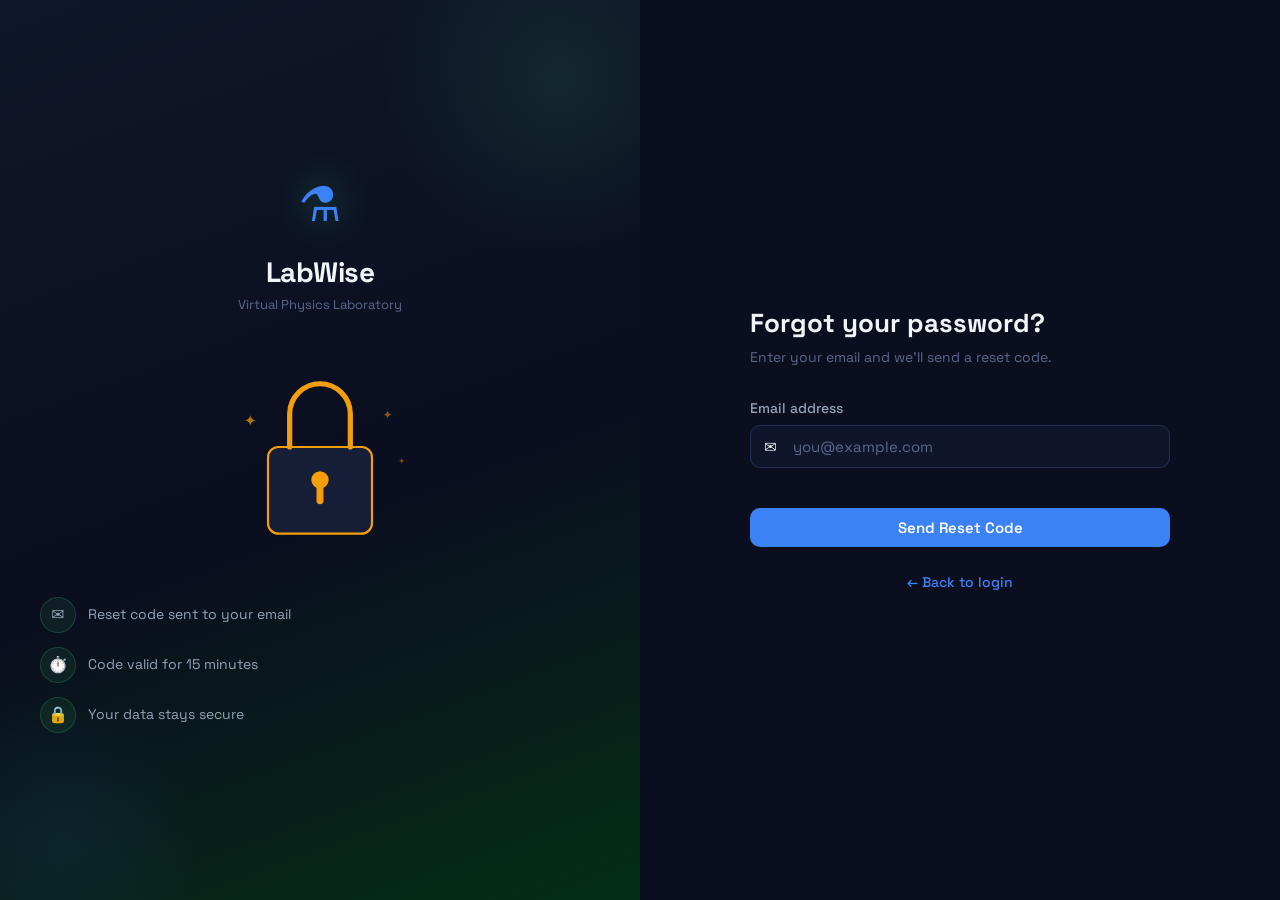
<file: frontend/pages/forgot-password.html>
<!DOCTYPE html>
<html lang="en">
<head>
  <meta charset="UTF-8"/>
  <meta name="viewport" content="width=device-width, initial-scale=1.0"/>
  <title>LabWise — Forgot Password</title>
  <link rel="stylesheet" href="../css/global.css"/>
  <link rel="stylesheet" href="../css/auth.css"/>
</head>
<body class="auth-body">

  <div class="auth-wrapper">

    <!-- ── Left panel ── -->
    <div class="auth-left">
      <a href="index.html" class="brand">
        <div class="brand-icon">⚗️</div>
        <h1 class="brand-name">LabWise</h1>
        <p class="brand-tagline">Virtual Physics Laboratory</p>
      </a>

      <div class="auth-illustration">
        <svg viewBox="0 0 300 260" xmlns="http://www.w3.org/2000/svg">
          <!-- Padlock body -->
          <rect x="90" y="120" width="120" height="100" rx="12"
                fill="#161e38" stroke="#f59e0b" stroke-width="2.5"/>
          <!-- Padlock shackle -->
          <path d="M115 120 V82 a35 35 0 0 1 70 0 V120"
                stroke="#f59e0b" stroke-width="6" fill="none"
                stroke-linecap="round"/>
          <!-- Keyhole -->
          <circle cx="150" cy="158" r="10" fill="#f59e0b"/>
          <rect x="146" y="164" width="8" height="22" rx="4" fill="#f59e0b"/>
          <!-- Stars / reset sparkles -->
          <text x="62"  y="96"  font-size="18" fill="#f59e0b" opacity="0.7">✦</text>
          <text x="222" y="88"  font-size="14" fill="#f59e0b" opacity="0.5">✦</text>
          <text x="240" y="140" font-size="10" fill="#f59e0b" opacity="0.4">✦</text>
        </svg>
      </div>

      <div class="auth-features">
        <div class="feature-item">
          <span class="feature-icon">✉️</span>
          <span>Reset code sent to your email</span>
        </div>
        <div class="feature-item">
          <span class="feature-icon">⏱️</span>
          <span>Code valid for 15 minutes</span>
        </div>
        <div class="feature-item">
          <span class="feature-icon">🔒</span>
          <span>Your data stays secure</span>
        </div>
      </div>
    </div>

    <!-- ── Right panel ── -->
    <div class="auth-right">
      <div class="auth-card">

        <!-- STEP 1: Request code -->
        <div id="step-request">
          <div class="auth-header">
            <h2>Forgot your password?</h2>
            <p>Enter your email and we'll send a reset code.</p>
          </div>

          <form id="request-form" class="auth-form" novalidate>
            <div class="form-group">
              <label for="req-email">Email address</label>
              <div class="input-wrapper">
                <span class="input-icon">✉️</span>
                <input type="email" id="req-email" name="email"
                       placeholder="you@example.com"
                       autocomplete="email" required/>
              </div>
              <span class="field-error" id="req-email-error"></span>
            </div>

            <div id="request-error"   class="form-error   hidden"></div>
            <div id="request-success" class="form-success hidden"></div>

            <button type="submit" class="btn-primary btn-full" id="request-btn">
              <span class="btn-text">Send Reset Code</span>
              <span class="btn-loader hidden">⏳ Sending…</span>
            </button>
          </form>
        </div>

        <!-- STEP 2: Enter code + new password -->
        <div id="step-reset" class="hidden">
          <div class="auth-header">
            <h2>Reset your password</h2>
            <p>
              Enter the code sent to
              <span class="email-highlight" id="reset-email">your email</span>
              and choose a new password.
            </p>
          </div>

          <form id="reset-form" class="auth-form" novalidate>

            <div class="form-group">
              <label>Reset code</label>
              <div class="code-input-row" id="reset-code-inputs">
                <input type="text" class="code-digit" maxlength="1"
                       inputmode="numeric" pattern="[0-9]" data-index="0"/>
                <input type="text" class="code-digit" maxlength="1"
                       inputmode="numeric" pattern="[0-9]" data-index="1"/>
                <input type="text" class="code-digit" maxlength="1"
                       inputmode="numeric" pattern="[0-9]" data-index="2"/>
                <input type="text" class="code-digit" maxlength="1"
                       inputmode="numeric" pattern="[0-9]" data-index="3"/>
                <input type="text" class="code-digit" maxlength="1"
                       inputmode="numeric" pattern="[0-9]" data-index="4"/>
                <input type="text" class="code-digit" maxlength="1"
                       inputmode="numeric" pattern="[0-9]" data-index="5"/>
              </div>
            </div>

            <div class="form-group">
              <label for="new-password">New password</label>
              <div class="input-wrapper">
                <span class="input-icon">🔒</span>
                <input type="password" id="new-password"
                       placeholder="At least 6 characters"
                       autocomplete="new-password" required/>
                <button type="button" class="toggle-password"
                        id="toggle-new-password">👁️</button>
              </div>
              <span class="field-error" id="new-password-error"></span>
            </div>

            <div id="reset-error"   class="form-error   hidden"></div>
            <div id="reset-success" class="form-success hidden"></div>

            <button type="submit" class="btn-primary btn-full" id="reset-btn">
              <span class="btn-text">Reset Password</span>
              <span class="btn-loader hidden">⏳ Resetting…</span>
            </button>

          </form>
        </div>

        <div class="auth-footer">
          <p><a href="login.html">← Back to login</a></p>
        </div>

      </div>
    </div>

  </div>

  <script src="../js/utils/storage.js"></script>
  <script src="../js/utils/router.js"></script>
  <script src="../js/utils/validator.js"></script>
  <script src="../js/api/authApi.js"></script>
  <script src="../js/auth/forgot-password.js"></script>
</body>
</html>
</file>
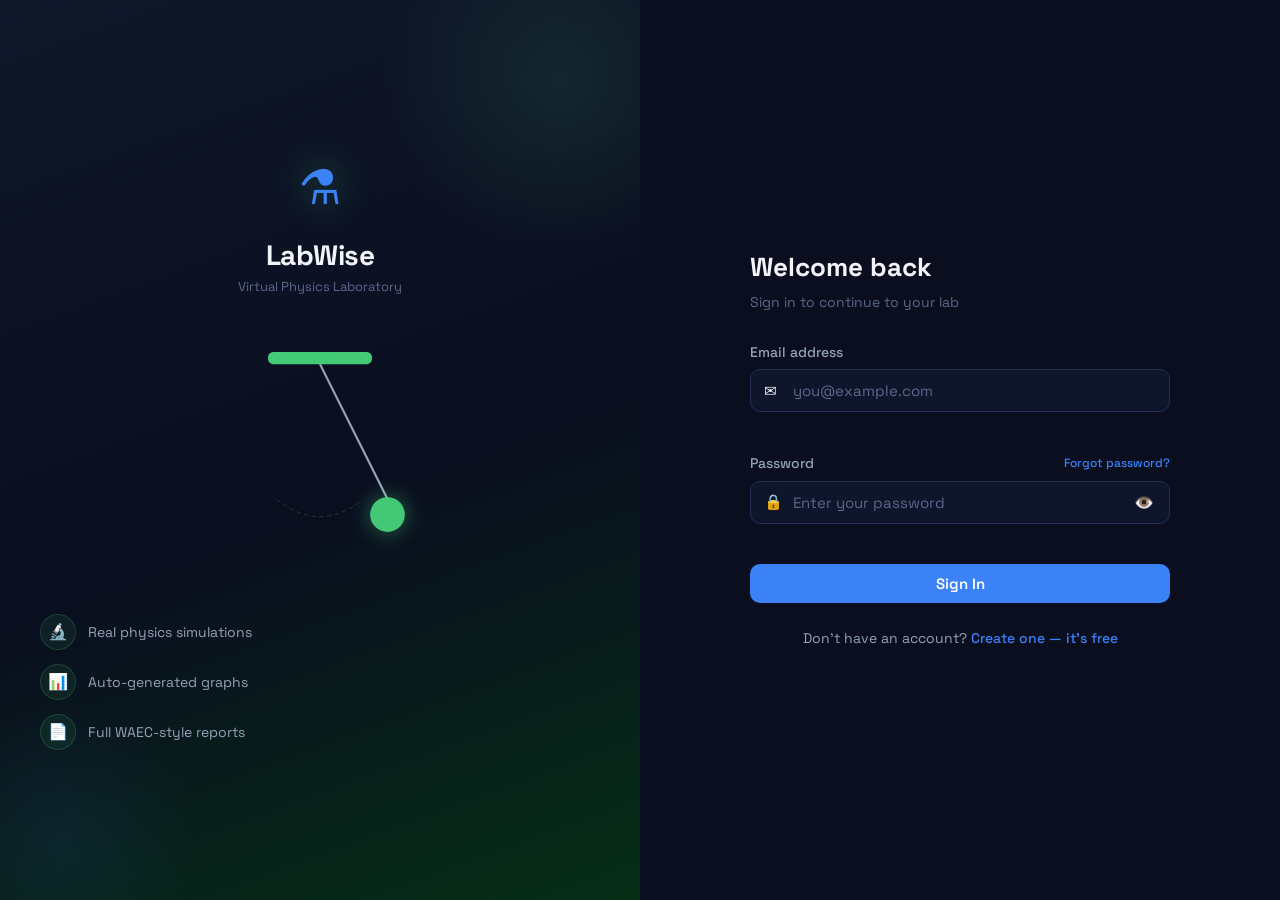
<file: frontend/pages/graph.html>
<!DOCTYPE html>
<html lang="en">
<head>
  <meta charset="UTF-8"/>
  <meta name="viewport" content="width=device-width, initial-scale=1.0"/>
  <title>LabWise — Graph</title>
  <link rel="stylesheet" href="../css/global.css"/>
  <link rel="stylesheet" href="../css/sidebar.css"/>
  <link rel="stylesheet" href="../css/graph-report.css"/>
</head>
<body>

  <div class="sidebar" id="sidebar"></div>

  <div class="main-content">

    <!-- ── Topbar ── -->
    <div class="graph-topbar">
      <div class="graph-topbar-left">
        <button class="lab-back-btn" onclick="history.back()">← Lab</button>
        <h1 class="graph-page-title" id="graph-page-title">Graph</h1>
      </div>
      <div style="display:flex;align-items:center;gap:10px;">
        <span class="lab-trial-badge" id="graph-exp-badge">—</span>
        <a href="report.html" class="btn-primary" id="view-report-btn">
          View Full Report →
        </a>
      </div>
    </div>

    <!-- ── Graph layout: canvas | sidebar ── -->
    <div class="graph-layout">

      <!-- Canvas card -->
      <div class="graph-canvas-card">
        <h2 id="graph-title">Graph of — against —</h2>
        <p id="graph-subtitle">—</p>
        <canvas id="graph-canvas" width="700" height="480"></canvas>
      </div>

      <!-- Stats sidebar -->
      <div class="graph-sidebar">

        <!-- Big result -->
        <div class="result-card">
          <div class="result-label" id="result-label">Result</div>
          <div class="result-value-big" id="result-value">—</div>
          <div class="result-unit"        id="result-unit">—</div>
          <div class="result-uncertainty" id="result-uncertainty">± —</div>
        </div>

        <!-- Graph stats -->
        <div class="graph-stat-panel">
          <h3>Graph Statistics</h3>
          <div class="graph-stat-row">
            <span>Gradient</span>
            <span id="stat-gradient">—</span>
          </div>
          <div class="graph-stat-row">
            <span>Intercept</span>
            <span id="stat-intercept">—</span>
          </div>
          <div class="graph-stat-row">
            <span>R²</span>
            <span id="stat-r2">—</span>
          </div>
          <div class="graph-stat-row">
            <span>Data points</span>
            <span id="stat-points">—</span>
          </div>
        </div>

        <!-- Quick summary -->
        <div class="graph-stat-panel" id="quick-summary-panel">
          <h3>Quick Summary</h3>
          <div id="quick-summary-content">—</div>
        </div>

      </div>
    </div>

    <!-- ── Data table ── -->
    <div class="graph-table-card">
      <h3>📋 Readings Summary</h3>
      <table class="graph-data-table">
        <thead id="graph-table-head"></thead>
        <tbody id="graph-table-body"></tbody>
      </table>
    </div>

    <!-- ── Actions ── -->
    <div class="graph-actions">
      <a href="create-experiment.html" class="btn-secondary">
        ➕ New Experiment
      </a>
      <a href="report.html" class="btn-primary" id="report-btn">
        View Full Report →
      </a>
    </div>

  </div>

  <script src="../js/utils/storage.js"></script>
  <script src="../js/utils/router.js"></script>
  <script src="../js/api/experimentApi.js"></script>
  <script src="../js/ui/sidebar.js"></script>
  <script src="../js/ui/graph.js"></script>
</body>
</html>
</file>
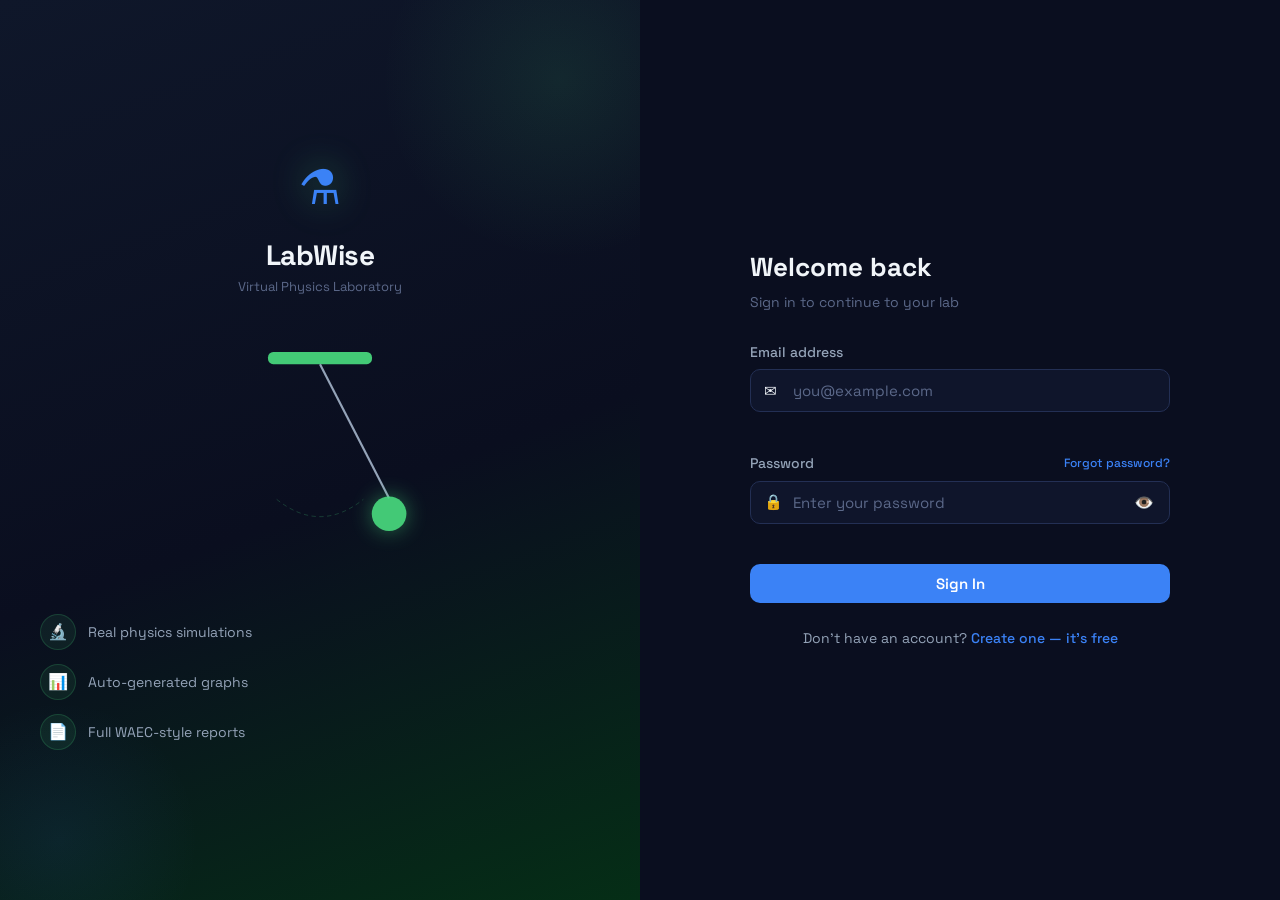
<file: frontend/pages/lab.html>
<!DOCTYPE html>
<html lang="en">
<head>
  <meta charset="UTF-8"/>
  <meta name="viewport" content="width=device-width, initial-scale=1.0"/>
  <title>LabWise — Lab Bench</title>
  <link rel="stylesheet" href="../css/global.css"/>
  <link rel="stylesheet" href="../css/sidebar.css"/>
  <link rel="stylesheet" href="../css/lab.css"/>
</head>
<body>

  <div class="sidebar" id="sidebar"></div>

  <div class="main-content">

    <!-- ── Lab topbar ── -->
    <div class="lab-topbar">
      <div class="lab-topbar-left">
        <button class="lab-back-btn" onclick="history.back()">← Back</button>
        <h1 class="lab-title" id="lab-title">Lab Bench</h1>
      </div>
      <div class="lab-trial-badge" id="trial-badge">Trial 1 of 5</div>
    </div>

    <!-- ── Question panel (persistent, collapsible) ── -->
    <div class="question-panel" id="question-panel">
      <div class="question-panel-header" id="question-toggle">
        <h3>📋 Your Question — stays visible throughout</h3>
        <span class="question-panel-toggle">▼</span>
      </div>
      <div class="question-panel-body">
        <div class="question-panel-formula" id="q-formula">—</div>
        <div class="question-panel-text"   id="q-text">Loading question…</div>
      </div>
    </div>

    <!-- ── Two-column lab layout ── -->
    <div class="lab-layout">

      <!-- ══════════════════════════════════════
           LEFT — Simulation
      ══════════════════════════════════════ -->
      <div class="lab-sim-panel">

        <div class="sim-header">
          <h2 id="sim-title">Simulation</h2>
          <span class="sim-info-text" id="sim-info">—</span>
        </div>

        <div class="sim-canvas-wrap">

          <!-- ── PENDULUM SVG ── -->
          <div class="sim-panel" id="sim-pendulum">
            <svg viewBox="0 0 400 340" xmlns="http://www.w3.org/2000/svg">
              <!-- Support bar -->
              <rect x="40" y="14" width="320" height="14" rx="6"
                    fill="#1e293b" stroke="#334155" stroke-width="1"/>
              <!-- Clamp -->
              <rect x="178" y="14" width="44" height="24" rx="4" fill="#475569"/>
              <rect x="191" y="36" width="18" height="8"  rx="4" fill="#64748b"/>
              <!-- Pivot bushing -->
              <ellipse cx="200" cy="48" rx="10" ry="5" fill="#92400e"/>
              <!-- String (animated) -->
              <line id="pend-string"
                    x1="200" y1="48" x2="200" y2="230"
                    stroke="#cbd5e1" stroke-width="2.5"/>
              <!-- Bob (animated) -->
              <circle id="pend-bob" cx="200" cy="248" r="20"
                      fill="#4ade80" stroke="#22c55e" stroke-width="2"
                      style="filter:drop-shadow(0 0 10px rgba(74,222,128,0.5))"/>
              <!-- Centre equilibrium line -->
              <line x1="200" y1="48" x2="200" y2="340"
                    stroke="#4ade80" stroke-width="1"
                    stroke-dasharray="6,5" opacity="0.15"/>
              <!-- Arc guide -->
              <path d="M 148 230 Q 200 268 252 230"
                    stroke="#4ade80" stroke-width="1" fill="none"
                    opacity="0.18" stroke-dasharray="4,4"/>
              <!-- Length dimension line -->
              <line id="pend-len-line" x1="238" y1="48" x2="238" y2="230"
                    stroke="#64748b" stroke-width="1" stroke-dasharray="3"/>
              <text id="pend-len-label" x="243" y="145"
                    fill="#64748b" font-size="13"
                    font-family="JetBrains Mono,monospace">L = — cm</text>
              <!-- Oscillation counter badge -->
              <rect x="8" y="8" width="128" height="28" rx="6"
                    fill="rgba(5,12,24,0.85)"/>
              <text id="osc-display" x="16" y="27"
                    fill="#4ade80" font-size="12"
                    font-family="JetBrains Mono,monospace"
                    font-weight="500">Swings: 0 / —</text>
            </svg>
          </div>

          <!-- ── HOOKE'S LAW SVG ── -->
          <div class="sim-panel" id="sim-hookes">
            <svg viewBox="0 0 400 360" xmlns="http://www.w3.org/2000/svg">
              <!-- Ceiling -->
              <rect x="0" y="0" width="400" height="16" fill="#1e293b"/>
              <!-- Clamp bracket -->
              <rect x="148" y="0" width="104" height="28" rx="4" fill="#334155"/>
              <rect x="188" y="28" width="24" height="8" rx="4" fill="#64748b"/>
              <!-- Retort stand rod -->
              <rect x="56"  y="16" width="16" height="340" rx="3" fill="#1e3a5f" stroke="#334155"/>
              <!-- Ruler markings -->
              <g fill="#94a3b8" font-size="9" font-family="JetBrains Mono,monospace">
                <text x="60" y="46" >0</text>
                <text x="58" y="96" >5</text>
                <text x="56" y="146">10</text>
                <text x="56" y="196">15</text>
                <text x="56" y="246">20</text>
                <text x="56" y="296">25</text>
              </g>
              <g stroke="#334155" stroke-width="1">
                <line x1="72" y1="42"  x2="78" y2="42"/>
                <line x1="72" y1="92"  x2="78" y2="92"/>
                <line x1="72" y1="142" x2="78" y2="142"/>
                <line x1="72" y1="192" x2="78" y2="192"/>
                <line x1="72" y1="242" x2="78" y2="242"/>
                <line x1="72" y1="292" x2="78" y2="292"/>
              </g>
              <!-- Spring (built by JS) -->
              <path id="spring-path" d=""
                    stroke="#22d3ee" stroke-width="3" fill="none"
                    stroke-linecap="round"
                    style="filter:drop-shadow(0 0 4px rgba(34,211,238,0.35))"/>
              <!-- Pointer line -->
              <line id="spring-pointer"
                    x1="82" y1="178" x2="132" y2="178"
                    stroke="#f59e0b" stroke-width="2" stroke-dasharray="5"/>
              <!-- Natural length marker -->
              <line id="natural-marker"
                    x1="72" y1="72" x2="132" y2="72"
                    stroke="#4ade80" stroke-width="1.5" stroke-dasharray="4"/>
              <text id="natural-label" x="136" y="76"
                    fill="#4ade80" font-size="10"
                    font-family="JetBrains Mono,monospace">L₀</text>
              <!-- Mass block -->
              <rect id="hookes-mass-rect"
                    x="152" y="178" width="76" height="42" rx="7"
                    fill="#3b82f6" stroke="#2563eb" stroke-width="2"
                    opacity="0"/>
              <text id="hookes-mass-label"
                    x="190" y="204" text-anchor="middle"
                    fill="#fff" font-size="13"
                    font-family="JetBrains Mono,monospace"
                    font-weight="600" opacity="0">—</text>
              <!-- Readings display box -->
              <rect x="248" y="18" width="140" height="68" rx="8"
                    fill="rgba(5,12,24,0.85)"/>
              <text x="258" y="38" fill="#94a3b8" font-size="10"
                    font-family="JetBrains Mono,monospace">New length:</text>
              <text id="hookes-new-len-display" x="258" y="56"
                    fill="#22d3ee" font-size="16"
                    font-family="JetBrains Mono,monospace"
                    font-weight="600">— cm</text>
              <text id="hookes-ext-display" x="258" y="74"
                    fill="#4ade80" font-size="11"
                    font-family="JetBrains Mono,monospace">ext: — cm</text>
            </svg>
          </div>

          <!-- ── MOMENTS SVG ── -->
          <div class="sim-panel" id="sim-moments">
            <svg viewBox="0 0 480 300" xmlns="http://www.w3.org/2000/svg">
              <!-- Base support -->
              <rect x="200" y="256" width="80"  height="14" rx="4" fill="#334155"/>
              <rect x="230" y="154" width="20"  height="106" rx="4" fill="#475569"/>
              <!-- Pivot triangle -->
              <polygon id="moments-pivot-tri"
                       points="240,154 226,178 254,178" fill="#f59e0b"/>
              <!-- Metre rule group (rotates around pivot) -->
              <g id="moments-rule-group">
                <!-- Rule beam -->
                <rect x="32" y="144" width="416" height="14" rx="7"
                      fill="#d97706" stroke="#b45309" stroke-width="1.5"/>
                <!-- Centimetre labels -->
                <g fill="#78350f" font-size="8"
                   font-family="JetBrains Mono,monospace">
                  <text x="38"  y="142">0</text>
                  <text x="118" y="142">20</text>
                  <text x="198" y="140">50</text>
                  <text x="278" y="142">75</text>
                  <text x="408" y="142">100</text>
                </g>
                <!-- Left mass -->
                <rect id="left-mass-rect"
                      x="68" y="158" width="44" height="28" rx="5"
                      fill="#8b5cf6" opacity="0"/>
                <text id="left-mass-label"
                      x="90" y="177" text-anchor="middle"
                      fill="#fff" font-size="11"
                      font-family="JetBrains Mono,monospace"
                      font-weight="600" opacity="0">—</text>
                <!-- Right mass -->
                <rect id="right-mass-rect"
                      x="368" y="158" width="44" height="28" rx="5"
                      fill="#ef4444" opacity="0"/>
                <text id="right-mass-label"
                      x="390" y="177" text-anchor="middle"
                      fill="#fff" font-size="11"
                      font-family="JetBrains Mono,monospace"
                      font-weight="600" opacity="0">—</text>
              </g>
              <!-- Balance status badge -->
              <rect x="158" y="8" width="164" height="40" rx="8"
                    fill="rgba(5,12,24,0.85)"/>
              <text id="balance-status"
                    x="240" y="33" text-anchor="middle"
                    fill="#4ade80" font-size="13"
                    font-family="JetBrains Mono,monospace"
                    font-weight="600">⚖️ —</text>
              <!-- M₁ display -->
              <rect x="8"   y="230" width="148" height="46" rx="8"
                    fill="rgba(5,12,24,0.75)"/>
              <text x="18" y="250" fill="#8b5cf6" font-size="10"
                    font-family="JetBrains Mono,monospace">Anticlockwise (M₁)</text>
              <text id="moment1-display"
                    x="18" y="268"
                    fill="#c4b5fd" font-size="15"
                    font-family="JetBrains Mono,monospace"
                    font-weight="600">— N·m</text>
              <!-- M₂ display -->
              <rect x="324" y="230" width="148" height="46" rx="8"
                    fill="rgba(5,12,24,0.75)"/>
              <text x="334" y="250" fill="#ef4444" font-size="10"
                    font-family="JetBrains Mono,monospace">Clockwise (M₂)</text>
              <text id="moment2-display"
                    x="334" y="268"
                    fill="#fca5a5" font-size="15"
                    font-family="JetBrains Mono,monospace"
                    font-weight="600">— N·m</text>
            </svg>
          </div>

        </div>
        <!-- END sim-canvas-wrap -->

        <!-- Stopwatch bar (shown for pendulum only) -->
        <div class="stopwatch-bar hidden" id="stopwatch-bar">
          <span class="sw-time" id="sw-time">00.00</span>
          <span class="sw-unit">seconds</span>
        </div>

      </div>
      <!-- END lab-sim-panel -->


      <!-- ══════════════════════════════════════
           RIGHT — Input panel + Data table
      ══════════════════════════════════════ -->
      <div class="lab-right">

        <!-- Input panel -->
        <div class="input-panel">

          <div class="input-panel-header">
            <h3>Record Reading</h3>
            <span class="trial-indicator">
              Trial <span id="input-trial-num">1</span>
            </span>
          </div>

          <!-- ════ PENDULUM INPUTS (WAEC format) ════ -->
          <div class="exp-inputs" id="inputs-pendulum">

            <!-- Step 1: Length -->
            <div class="pend-step-block">
              <div class="pend-step-title">① Measure &amp; enter length L</div>
              <div class="input-row">
                <label>Length — pivot to centre of bob</label>
                <div class="input-with-unit">
                  <input type="number" id="pend-length"
                         placeholder="e.g. 40.0" step="0.1" min="10" max="200"/>
                  <span class="unit-label">cm</span>
                </div>
              </div>
            </div>

            <!-- Step 2: Release and time -->
            <div class="pend-step-block">
              <div class="pend-step-title">② Release bob and time <span id="pend-osc-display">—</span> oscillations</div>
              <div class="timing-slot-info" id="timing-slot-info">
                Enter length above, then click Release Bob
              </div>
              <button type="button" class="btn-release-bob" id="release-bob-btn">
                🔵 Release Bob
              </button>
              <!-- t is auto-filled by simulation -->
              <div class="timing-row" style="margin-top:10px;">
                <span class="timing-label">t (s)</span>
                <div class="input-with-unit">
                  <input type="number" id="pend-t"
                         placeholder="auto-filled by simulation"
                         step="0.01" readonly
                         style="background:var(--bg-card);color:var(--cyan);font-weight:600;"/>
                  <span class="unit-label">s</span>
                </div>
              </div>
            </div>

            <!-- Step 3: Student calculates T and T² -->
            <div class="pend-step-block">
              <div class="pend-step-title">③ Calculate T and T² yourself</div>
              <p class="pend-step-note" style="margin-bottom:10px;">
                Use the formula: <strong>T = t ÷ N</strong> &nbsp;|&nbsp; <strong>T² = T × T</strong>
              </p>

              <div class="timing-row">
                <span class="timing-label">T (s)</span>
                <div class="input-with-unit">
                  <input type="number" id="pend-T"
                         placeholder="= t ÷ N" step="0.01" min="0"/>
                  <span class="unit-label">s</span>
                </div>
              </div>

              <div class="timing-row" style="margin-top:8px;">
                <span class="timing-label">T² (s²)</span>
                <div class="input-with-unit">
                  <input type="number" id="pend-T2"
                         placeholder="= T × T" step="0.0001" min="0"/>
                  <span class="unit-label">s²</span>
                </div>
              </div>

              <!-- Live validation feedback -->
              <div id="calc-validation-msg" class="calc-msg" style="margin-top:8px;font-size:12px;"></div>
            </div>

          </div>
          <!-- END pendulum inputs -->

          <!-- ════ HOOKE'S LAW INPUTS ════ -->
          <div class="exp-inputs" id="inputs-hookes">
            <div class="input-info-row">
              <span class="input-info-label">Current mass:</span>
              <span class="input-info-val cyan" id="hookes-current-mass">— g</span>
            </div>
            <div class="input-info-row">
              <span class="input-info-label">Natural length:</span>
              <span class="input-info-val" id="hookes-natural-display">— cm</span>
            </div>
            <div class="input-row">
              <label>New length of spring</label>
              <div class="input-with-unit">
                <input type="number" id="hookes-new-length"
                       placeholder="e.g. 14.5" step="0.1" min="5" max="80"/>
                <span class="unit-label">cm</span>
              </div>
            </div>
            <div class="input-info-row">
              <span class="input-info-label">Extension:</span>
              <span class="input-info-val green" id="hookes-ext-preview">— cm</span>
            </div>
          </div>
          <!-- END hookes inputs -->

          <!-- ════ MOMENTS INPUTS ════ -->
          <div class="exp-inputs" id="inputs-moments">
            <p style="font-size:12px;color:var(--text-muted);">
              Hang weights, adjust until the rule is level, then record.
            </p>
            <div class="moments-sides">
              <!-- Left side -->
              <div>
                <div class="side-label">Left (Anticlockwise)</div>
                <div class="input-row">
                  <label>Force F₁ (N)</label>
                  <div class="input-with-unit">
                    <input type="number" id="moments-f1"
                           placeholder="e.g. 3.0" step="0.5" min="0.5" max="15"/>
                    <span class="unit-label">N</span>
                  </div>
                </div>
                <div class="input-row" style="margin-top:8px;">
                  <label>Distance d₁ (cm)</label>
                  <div class="input-with-unit">
                    <input type="number" id="moments-d1"
                           placeholder="e.g. 30" step="1" min="5" max="45"/>
                    <span class="unit-label">cm</span>
                  </div>
                </div>
                <div class="moment-preview">M₁ = <span id="m1-preview">—</span> N·cm</div>
              </div>
              <div class="moments-divider">⚖️</div>
              <!-- Right side -->
              <div>
                <div class="side-label">Right (Clockwise)</div>
                <div class="input-row">
                  <label>Force F₂ (N)</label>
                  <div class="input-with-unit">
                    <input type="number" id="moments-f2"
                           placeholder="e.g. 2.0" step="0.5" min="0.5" max="15"/>
                    <span class="unit-label">N</span>
                  </div>
                </div>
                <div class="input-row" style="margin-top:8px;">
                  <label>Distance d₂ (cm)</label>
                  <div class="input-with-unit">
                    <input type="number" id="moments-d2"
                           placeholder="e.g. 45" step="1" min="5" max="45"/>
                    <span class="unit-label">cm</span>
                  </div>
                </div>
                <div class="moment-preview">M₂ = <span id="m2-preview">—</span> N·cm</div>
              </div>
            </div>
            <div class="balance-preview hidden" id="balance-preview"></div>
          </div>
          <!-- END moments inputs -->

          <div id="input-error" class="form-error hidden"></div>

          <div class="input-actions">
            <button class="btn-secondary" id="undo-btn" disabled>↩ Undo</button>
            <button class="btn-primary"   id="record-btn">Record ✓</button>
          </div>

        </div>
        <!-- END input-panel -->

        <!-- Data table -->
        <div class="data-table-panel">
          <div class="table-panel-header">
            <h3>📋 Data Table</h3>
            <span class="readings-count" id="readings-count">0 readings</span>
          </div>
          <div class="table-scroll">
            <table class="data-table" id="data-table">
              <thead id="table-head"></thead>
              <tbody id="table-body"></tbody>
            </table>
          </div>
          <div class="finalize-area">
            <p class="finalize-status" id="finalize-status"></p>
            <button class="btn-finalize hidden" id="finalize-btn">
              Finish &amp; View Graph →
            </button>
          </div>
        </div>

      </div>
      <!-- END lab-right -->

    </div>
    <!-- END lab-layout -->

  </div>
  <!-- END main-content -->

  <script src="../js/utils/storage.js"></script>
  <script src="../js/utils/router.js"></script>
  <script src="../js/api/experimentApi.js"></script>
  <script src="../js/experiments/pendulum.js"></script>
  <script src="../js/experiments/hookesLaw.js"></script>
  <script src="../js/experiments/moments.js"></script>
  <script src="../js/ui/sidebar.js"></script>
  <script src="../js/ui/lab.js"></script>
</body>
</html>
</file>
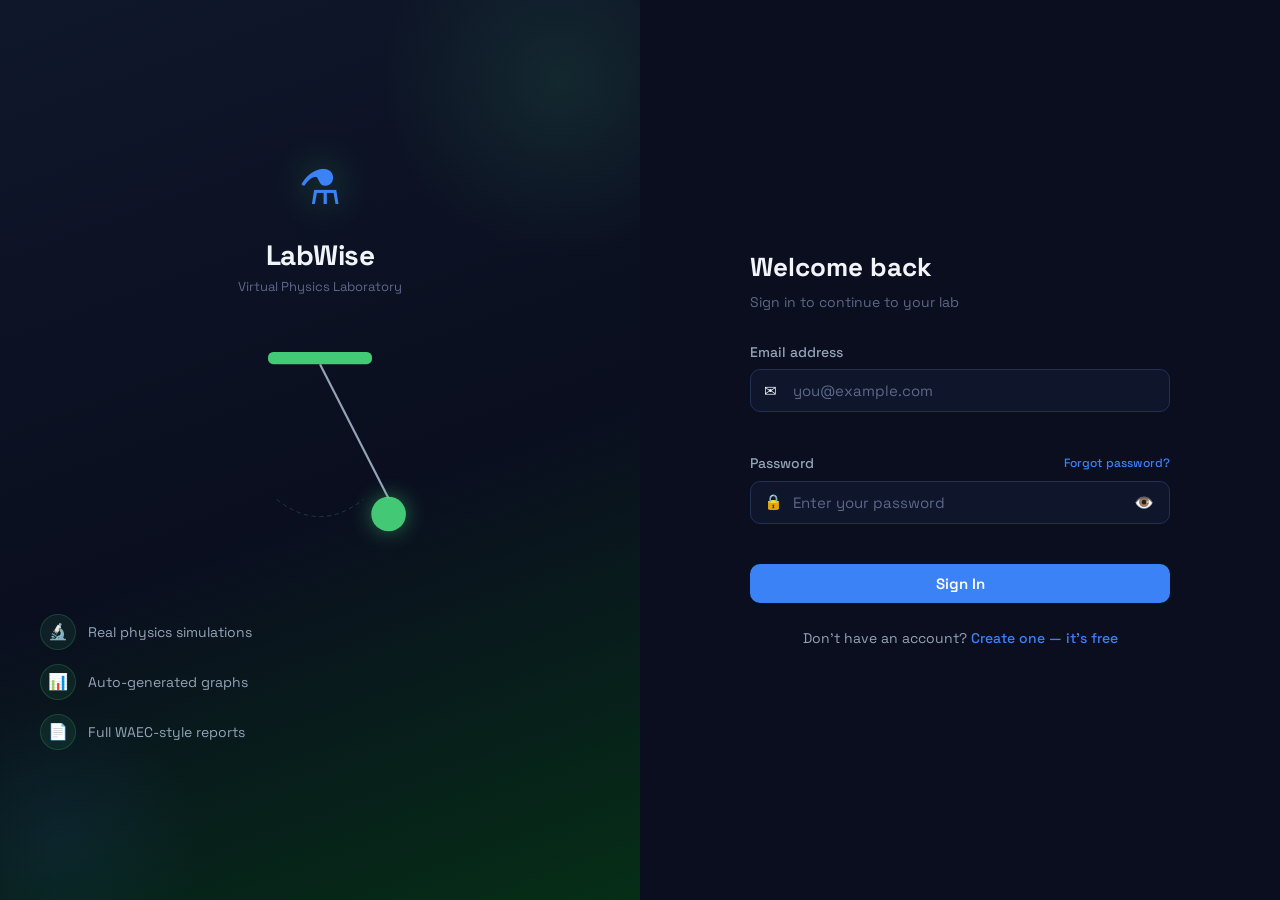
<file: frontend/pages/login.html>
<!DOCTYPE html>
<html lang="en">
<head>
  <meta charset="UTF-8"/>
  <meta name="viewport" content="width=device-width, initial-scale=1.0"/>
  <title>LabWise — Sign In</title>
  <link rel="stylesheet" href="../css/global.css"/>
  <link rel="stylesheet" href="../css/auth.css"/>
</head>
<body class="auth-body">

  <div class="auth-wrapper">

    <!-- ── Left panel ── -->
    <div class="auth-left">
      <a href="index.html" class="brand">
        <div class="brand-icon">⚗️</div>
        <h1 class="brand-name">LabWise</h1>
        <p class="brand-tagline">Virtual Physics Laboratory</p>
      </a>

      <div class="auth-illustration">
        <!-- Pendulum SVG animation -->
        <svg viewBox="0 0 300 300" xmlns="http://www.w3.org/2000/svg" id="pendulum-anim">
          <rect x="90" y="30" width="120" height="14" rx="6" fill="#4ade80" opacity="0.9"/>
          <line id="auth-string" x1="150" y1="44" x2="150" y2="200"
                stroke="#94a3b8" stroke-width="2.5"/>
          <circle id="auth-bob" cx="150" cy="218" r="20"
                  fill="#4ade80" opacity="0.9"
                  style="filter:drop-shadow(0 0 12px rgba(74,222,128,0.5))"/>
          <path d="M 100 200 Q 150 240 200 200"
                stroke="#4ade80" stroke-width="1" fill="none"
                opacity="0.25" stroke-dasharray="5,4"/>
        </svg>
      </div>

      <div class="auth-features">
        <div class="feature-item">
          <span class="feature-icon">🔬</span>
          <span>Real physics simulations</span>
        </div>
        <div class="feature-item">
          <span class="feature-icon">📊</span>
          <span>Auto-generated graphs</span>
        </div>
        <div class="feature-item">
          <span class="feature-icon">📄</span>
          <span>Full WAEC-style reports</span>
        </div>
      </div>
    </div>

    <!-- ── Right panel ── -->
    <div class="auth-right">
      <div class="auth-card">

        <div class="auth-header">
          <h2>Welcome back</h2>
          <p>Sign in to continue to your lab</p>
        </div>

        <form id="login-form" class="auth-form" novalidate>

          <div class="form-group">
            <label for="email">Email address</label>
            <div class="input-wrapper">
              <span class="input-icon">✉️</span>
              <input type="email" id="email" name="email"
                     placeholder="you@example.com"
                     autocomplete="email" required/>
            </div>
            <span class="field-error" id="email-error"></span>
          </div>

          <div class="form-group">
            <div class="label-row">
              <label for="password">Password</label>
              <a href="forgot-password.html" class="link-small">Forgot password?</a>
            </div>
            <div class="input-wrapper">
              <span class="input-icon">🔒</span>
              <input type="password" id="password" name="password"
                     placeholder="Enter your password"
                     autocomplete="current-password" required/>
              <button type="button" class="toggle-password"
                      id="toggle-password" aria-label="Show/hide password">👁️</button>
            </div>
            <span class="field-error" id="password-error"></span>
          </div>

          <div id="form-error" class="form-error hidden"></div>

          <button type="submit" class="btn-primary btn-full" id="login-btn">
            <span class="btn-text">Sign In</span>
            <span class="btn-loader hidden">⏳ Signing in…</span>
          </button>

        </form>

        <div class="auth-footer">
          <p>Don't have an account? <a href="signup.html">Create one — it's free</a></p>
        </div>

      </div>
    </div>

  </div>

  <script src="../js/utils/storage.js"></script>
  <script src="../js/utils/router.js"></script>
  <script src="../js/utils/validator.js"></script>
  <script src="../js/api/authApi.js"></script>
  <script src="../js/auth/login.js"></script>

  <!-- Pendulum animation -->
  <script>
    (function () {
      const string = document.getElementById('auth-string');
      const bob    = document.getElementById('auth-bob');
      if (!string || !bob) return;
      const pivotX = 150, pivotY = 44, len = 174, amp = 28;
      let start = null;
      function frame(ts) {
        if (!start) start = ts;
        const angle = amp * Math.sin(((ts - start) / 1000) * 1.8);
        const rad   = angle * Math.PI / 180;
        const bx    = pivotX + len * Math.sin(rad);
        const by    = pivotY + len * Math.cos(rad);
        string.setAttribute('x2', bx); string.setAttribute('y2', by);
        bob.setAttribute('cx', bx);    bob.setAttribute('cy', by + 18);
        requestAnimationFrame(frame);
      }
      requestAnimationFrame(frame);
    })();
  </script>

</body>
</html>
</file>
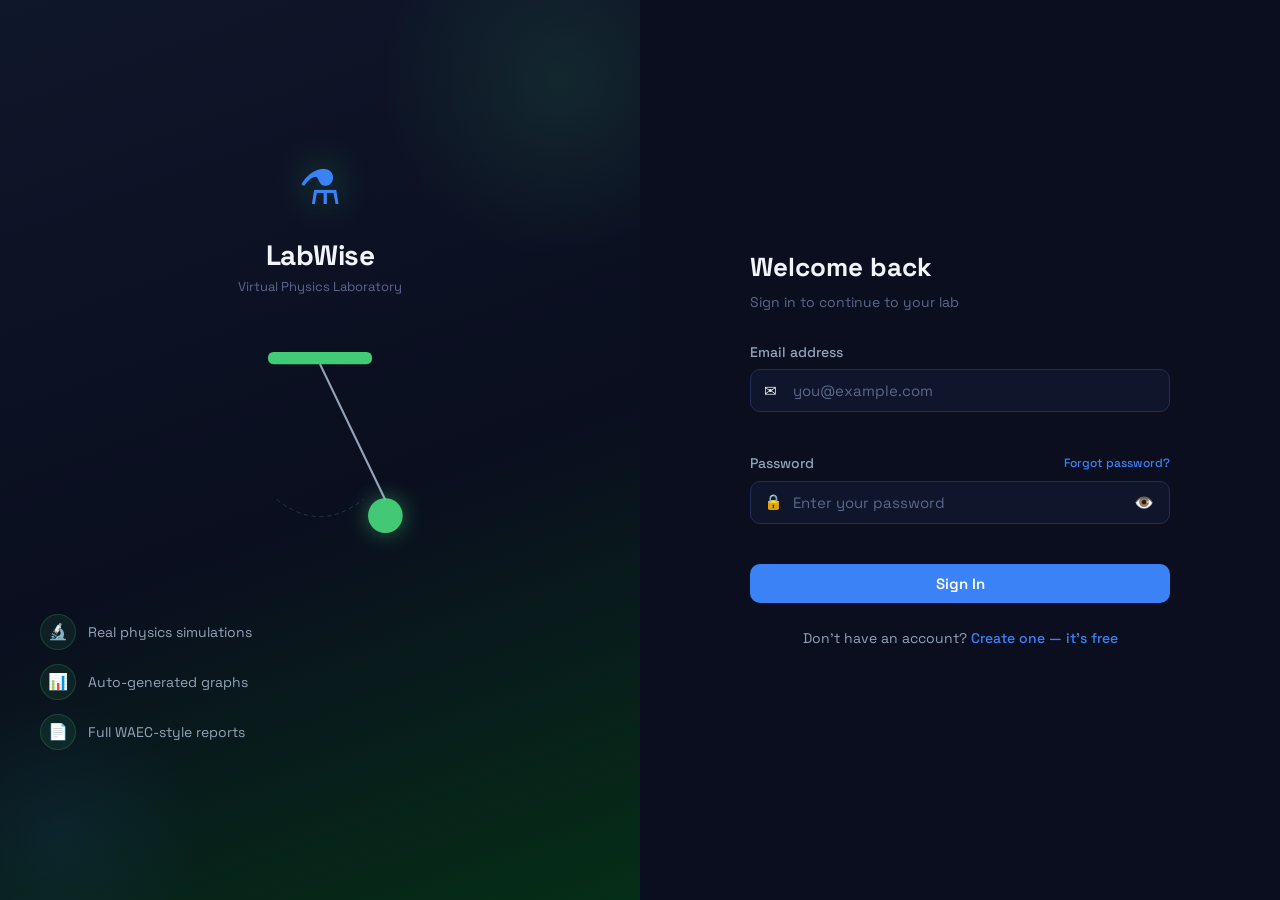
<file: frontend/pages/report.html>
<!DOCTYPE html>
<html lang="en">
<head>
  <meta charset="UTF-8"/>
  <meta name="viewport" content="width=device-width, initial-scale=1.0"/>
  <title>LabWise — Practical Report</title>
  <link rel="stylesheet" href="../css/global.css"/>
  <link rel="stylesheet" href="../css/sidebar.css"/>
  <link rel="stylesheet" href="../css/graph-report.css"/>
</head>
<body>

  <div class="sidebar" id="sidebar"></div>

  <div class="main-content">

    <!-- ── Topbar ── -->
    <div class="report-topbar">
      <div class="report-topbar-left">
        <button class="lab-back-btn" onclick="history.back()">← Graph</button>
        <h1>Practical Report</h1>
      </div>
      <div class="report-topbar-actions">
        <button class="btn-secondary" id="print-btn" onclick="window.print()">
          🖨️ Print / Save PDF
        </button>
        <a href="create-experiment.html" class="btn-primary">
          ➕ New Experiment
        </a>
      </div>
    </div>

    <!-- ── Locked overlay (free tier) ── -->
    <div class="report-locked hidden" id="report-locked" style="margin:28px;">
      <div class="report-locked-icon">🔒</div>
      <h2>Full Report — Upgrade Required</h2>
      <p>
        The complete WAEC-style practical report is available on Tier 1 and above.
        Your graph and result are still accessible on the previous page.
      </p>
      <a href="upgrade.html" class="btn-primary btn-large">⭐ Upgrade Plan</a>
    </div>

    <!-- ── Report body (shown for paid tiers) ── -->
    <div class="report-body" id="report-body">

      <!-- Report header -->
      <div class="report-header-block">
        <div class="report-header-left">
          <h2 id="report-exp-title">—</h2>
          <p id="report-exp-subtitle">Practical Report</p>
        </div>
        <div class="report-header-right">
          <div>Student: <strong id="rpt-student">—</strong></div>
          <div>Date: <strong id="rpt-date">—</strong></div>
          <div>Session: <strong id="rpt-session">—</strong></div>
        </div>
      </div>

      <!-- 1. Aim -->
      <div class="report-section">
        <div class="report-section-title">① Aim</div>
        <div class="report-section-body" id="rpt-aim">—</div>
      </div>

      <!-- 2. Apparatus -->
      <div class="report-section">
        <div class="report-section-title">② Apparatus</div>
        <ul class="report-list" id="rpt-apparatus"></ul>
      </div>

      <!-- 3. Diagram -->
      <div class="report-section">
        <div class="report-section-title">③ Diagram</div>
        <div class="report-diagram-wrap" id="rpt-diagram"></div>
      </div>

      <!-- 4. Theory -->
      <div class="report-section">
        <div class="report-section-title">④ Theory</div>
        <div class="report-section-body" id="rpt-theory">—</div>
        <div class="report-formula-box" id="rpt-formula">—</div>
        <div class="report-section-body" style="margin-top:8px;font-size:13px;white-space:pre-line;"
             id="rpt-formula-explained">—</div>
      </div>

      <!-- 5. Procedure -->
      <div class="report-section">
        <div class="report-section-title">⑤ Procedure</div>
        <ol class="report-list numbered" id="rpt-procedure"></ol>
      </div>

      <!-- 6. Table of Results -->
      <div class="report-section">
        <div class="report-section-title">⑥ Table of Results</div>
        <div style="overflow-x:auto;">
          <table class="graph-data-table" style="margin-top:6px;">
            <thead id="rpt-table-head"></thead>
            <tbody id="rpt-table-body"></tbody>
          </table>
        </div>
      </div>

      <!-- 7. Graph -->
      <div class="report-section">
        <div class="report-section-title">⑦ Graph</div>
        <canvas id="report-graph-canvas" width="760" height="420"></canvas>
        <p class="report-graph-caption" id="rpt-graph-caption"></p>
      </div>

      <!-- 8. Calculation -->
      <div class="report-section">
        <div class="report-section-title">⑧ Calculation</div>
        <div class="calc-steps" id="rpt-calculation"></div>
      </div>

      <!-- 9. Precautions -->
      <div class="report-section">
        <div class="report-section-title">⑨ Precautions</div>
        <ol class="report-list numbered" id="rpt-precautions"></ol>
      </div>

      <!-- 10. Sources of Error -->
      <div class="report-section">
        <div class="report-section-title">⑩ Sources of Error</div>
        <ul class="report-list" id="rpt-errors"></ul>
      </div>

      <!-- 11. Conclusion -->
      <div class="report-section">
        <div class="report-section-title">⑪ Conclusion</div>
        <div class="report-section-body" id="rpt-conclusion">—</div>
        <div class="report-result-box">
          <div>
            <div class="report-result-label" id="rpt-result-label">Result</div>
            <div class="report-result-uncertainty" id="rpt-result-uncertainty">± —</div>
          </div>
          <div class="report-result-value" id="rpt-result-value">—</div>
        </div>
      </div>

    </div>
    <!-- END report-body -->

  </div>

  <script src="../js/utils/storage.js"></script>
  <script src="../js/utils/router.js"></script>
  <script src="../js/api/experimentApi.js"></script>
  <script src="../js/ui/sidebar.js"></script>
  <script src="../js/ui/report.js"></script>
</body>
</html>
</file>
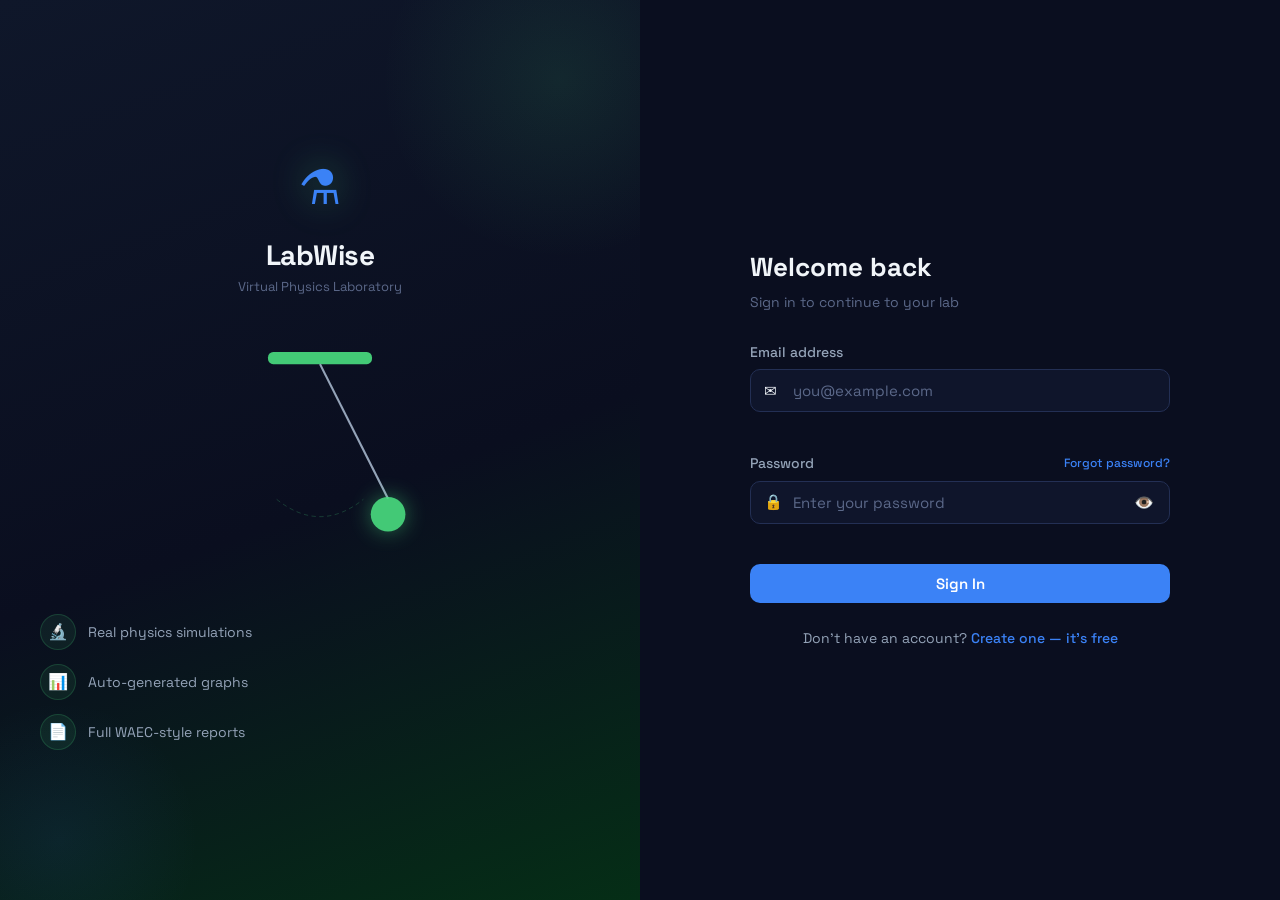
<file: frontend/pages/results.html>
<!DOCTYPE html>
<html lang="en">
<head>
  <meta charset="UTF-8"/>
  <meta name="viewport" content="width=device-width, initial-scale=1.0"/>
  <title>LabWise — Results</title>
  <link rel="stylesheet" href="../css/global.css"/>
  <link rel="stylesheet" href="../css/sidebar.css"/>
  <link rel="stylesheet" href="../css/pages.css"/>
</head>
<body>

  <div class="sidebar" id="sidebar"></div>

  <div class="main-content">
    <div class="page-header">
      <h1>Results</h1>
      <p>Your completed and in-progress experiment sessions.</p>
    </div>

    <div class="page-content">

      <div class="filter-row" id="filter-row">
        <div class="filter-chip active" data-filter="all">All</div>
        <div class="filter-chip" data-filter="completed">Completed</div>
        <div class="filter-chip" data-filter="in_progress">In Progress</div>
        <div class="filter-chip" data-filter="pendulum">Pendulum</div>
        <div class="filter-chip" data-filter="hookes">Hooke's Law</div>
        <div class="filter-chip" data-filter="moments">Moments</div>
      </div>

      <div class="results-wrap">
        <table class="results-table">
          <thead>
            <tr>
              <th>Experiment</th>
              <th>Date</th>
              <th>Trials</th>
              <th>Status</th>
              <th>Result</th>
              <th></th>
            </tr>
          </thead>
          <tbody id="results-tbody"></tbody>
        </table>
        <div class="results-empty hidden" id="results-empty">
          <div class="results-empty-icon">📊</div>
          <p>No sessions yet.</p>
          <a href="create-experiment.html" class="btn-primary"
             style="margin-top:14px;display:inline-flex;">
            ➕ Create Experiment
          </a>
        </div>
      </div>

    </div>
  </div>

  <script src="../js/utils/storage.js"></script>
  <script src="../js/utils/router.js"></script>
  <script src="../js/api/authApi.js"></script>
  <script src="../js/api/experimentApi.js"></script>
  <script src="../js/ui/sidebar.js"></script>
  <script src="../js/ui/results.js"></script>
</body>
</html>
</file>
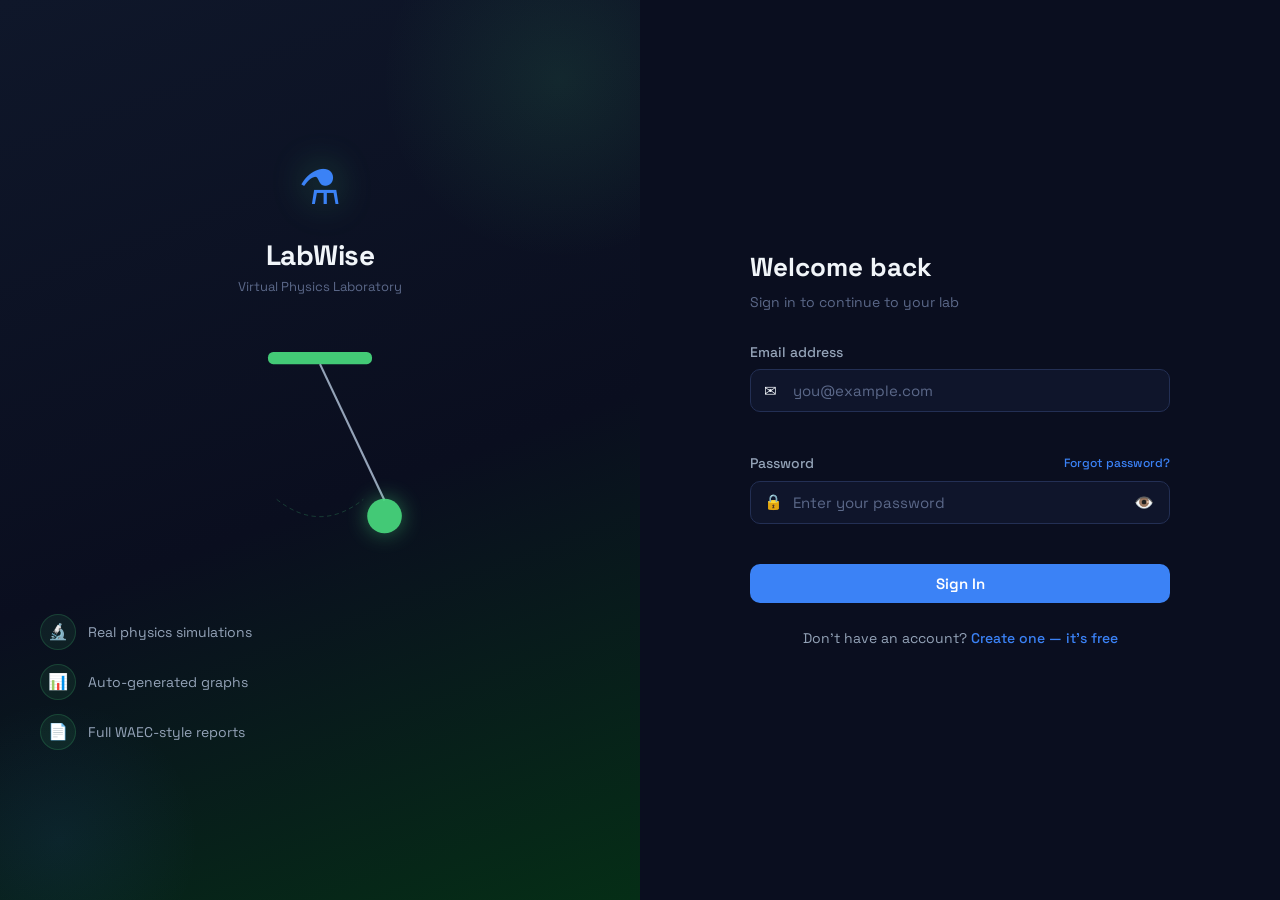
<file: frontend/pages/settings.html>
<!DOCTYPE html>
<html lang="en">
<head>
  <meta charset="UTF-8"/>
  <meta name="viewport" content="width=device-width, initial-scale=1.0"/>
  <title>LabWise — Settings</title>
  <link rel="stylesheet" href="../css/global.css"/>
  <link rel="stylesheet" href="../css/sidebar.css"/>
  <link rel="stylesheet" href="../css/pages.css"/>
</head>
<body>

  <div class="sidebar" id="sidebar"></div>

  <div class="main-content">
    <div class="page-header">
      <h1>Settings</h1>
      <p>Manage your preferences and account security.</p>
    </div>

    <div class="page-content">
      <div class="settings-grid">

        <!-- Profile card -->
        <div class="profile-card">
          <div class="profile-avatar" id="profile-avatar">U</div>
          <div class="profile-name"  id="profile-name">—</div>
          <div class="profile-email" id="profile-email">—</div>
          <span class="profile-tier-badge tier-free" id="profile-tier-badge">Free</span>
          <a href="upgrade.html" class="btn-secondary btn-full"
             style="margin-top:16px;">⭐ Upgrade Plan</a>
        </div>

        <!-- Settings panels -->
        <div class="settings-panels">

          <!-- Appearance -->
          <div class="settings-panel">
            <h3>Appearance</h3>
            <p class="panel-desc">Choose how LabWise looks on your device.</p>
            <div class="theme-options" id="theme-options">
              <div class="theme-option active" data-theme="dark">
                <div class="theme-option-icon">🌙</div>
                Dark
              </div>
              <div class="theme-option" data-theme="light">
                <div class="theme-option-icon">☀️</div>
                Light
              </div>
              <div class="theme-option" data-theme="system">
                <div class="theme-option-icon">🖥️</div>
                System
              </div>
            </div>
          </div>

          <!-- General -->
          <div class="settings-panel">
            <h3>General</h3>
            <p class="panel-desc">Login and session preferences.</p>
            <div class="settings-row">
              <div class="settings-row-label">
                <strong>Auto Login</strong>
                <span>Stay signed in on this device</span>
              </div>
              <label class="toggle-switch">
                <input type="checkbox" id="auto-login-toggle"/>
                <span class="toggle-slider"></span>
              </label>
            </div>
          </div>

          <!-- Change email -->
          <div class="settings-panel">
            <h3>Change Email</h3>
            <p class="panel-desc">
              Changing your email will require re-verification.
            </p>
            <form id="email-form" novalidate
                  style="display:flex;flex-direction:column;gap:14px;">
              <div class="form-group">
                <label for="new-email">New email address</label>
                <input type="email" id="new-email"
                       placeholder="new@example.com" required/>
              </div>
              <div id="email-msg" class="hidden"></div>
              <button type="submit" class="btn-secondary" id="email-btn">
                Update Email
              </button>
            </form>
          </div>

          <!-- Change password -->
          <div class="settings-panel">
            <h3>Change Password</h3>
            <p class="panel-desc">
              Use a strong password you don't use elsewhere.
            </p>
            <form id="password-form" novalidate
                  style="display:flex;flex-direction:column;gap:14px;">
              <div class="form-group">
                <label for="current-password">Current password</label>
                <input type="password" id="current-password"
                       placeholder="••••••••" required/>
              </div>
              <div class="form-group">
                <label for="new-password">New password</label>
                <input type="password" id="new-password"
                       placeholder="At least 6 characters" required/>
              </div>
              <div id="password-msg" class="hidden"></div>
              <button type="submit" class="btn-secondary" id="password-btn">
                Update Password
              </button>
            </form>
          </div>

        </div>
      </div>
    </div>
  </div>

  <script src="../js/utils/storage.js"></script>
  <script src="../js/utils/router.js"></script>
  <script src="../js/api/authApi.js"></script>
  <script src="../js/api/userApi.js"></script>
  <script src="../js/ui/sidebar.js"></script>
  <script src="../js/ui/settings.js"></script>
</body>
</html>
</file>
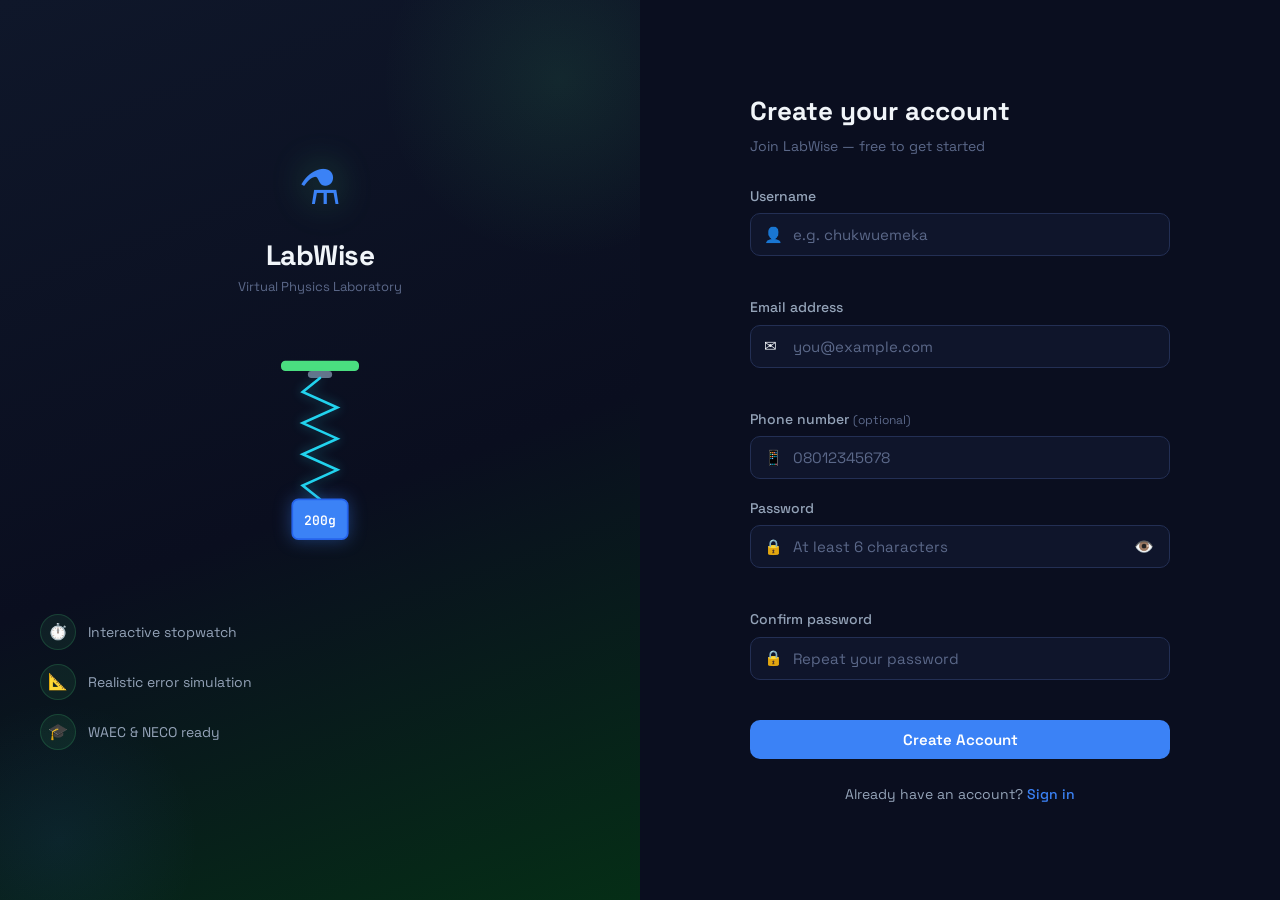
<file: frontend/pages/signup.html>
<!DOCTYPE html>
<html lang="en">
<head>
  <meta charset="UTF-8"/>
  <meta name="viewport" content="width=device-width, initial-scale=1.0"/>
  <title>LabWise — Create Account</title>
  <link rel="stylesheet" href="../css/global.css"/>
  <link rel="stylesheet" href="../css/auth.css"/>
</head>
<body class="auth-body">

  <div class="auth-wrapper">

    <!-- ── Left panel ── -->
    <div class="auth-left">
      <a href="index.html" class="brand">
        <div class="brand-icon">⚗️</div>
        <h1 class="brand-name">LabWise</h1>
        <p class="brand-tagline">Virtual Physics Laboratory</p>
      </a>

      <div class="auth-illustration">
        <!-- Spring / Hooke's Law SVG -->
        <svg viewBox="0 0 300 300" xmlns="http://www.w3.org/2000/svg">
          <rect x="105" y="40" width="90" height="12" rx="5" fill="#4ade80"/>
          <rect x="136" y="52" width="28" height="8" rx="4" fill="#64748b"/>
          <path d="M150 60 L130 76 L170 94 L130 112 L170 130 L130 148 L170 166 L130 184 L150 200"
                stroke="#22d3ee" stroke-width="3" fill="none" stroke-linecap="round"
                style="filter:drop-shadow(0 0 6px rgba(34,211,238,0.4))"/>
          <rect x="118" y="200" width="64" height="46" rx="7"
                fill="#3b82f6" stroke="#2563eb" stroke-width="2"
                style="filter:drop-shadow(0 0 10px rgba(59,130,246,0.4))"/>
          <text x="150" y="230" text-anchor="middle" fill="white"
                font-size="15" font-family="JetBrains Mono" font-weight="600">200g</text>
        </svg>
      </div>

      <div class="auth-features">
        <div class="feature-item">
          <span class="feature-icon">⏱️</span>
          <span>Interactive stopwatch</span>
        </div>
        <div class="feature-item">
          <span class="feature-icon">📐</span>
          <span>Realistic error simulation</span>
        </div>
        <div class="feature-item">
          <span class="feature-icon">🎓</span>
          <span>WAEC &amp; NECO ready</span>
        </div>
      </div>
    </div>

    <!-- ── Right panel ── -->
    <div class="auth-right">
      <div class="auth-card">

        <div class="auth-header">
          <h2>Create your account</h2>
          <p>Join LabWise — free to get started</p>
        </div>

        <form id="signup-form" class="auth-form" novalidate>

          <div class="form-group">
            <label for="username">Username</label>
            <div class="input-wrapper">
              <span class="input-icon">👤</span>
              <input type="text" id="username" name="username"
                     placeholder="e.g. chukwuemeka"
                     autocomplete="username" required/>
            </div>
            <span class="field-error" id="username-error"></span>
          </div>

          <div class="form-group">
            <label for="email">Email address</label>
            <div class="input-wrapper">
              <span class="input-icon">✉️</span>
              <input type="email" id="email" name="email"
                     placeholder="you@example.com"
                     autocomplete="email" required/>
            </div>
            <span class="field-error" id="email-error"></span>
          </div>

          <div class="form-group">
            <label for="phone">
              Phone number
              <span class="optional-tag">(optional)</span>
            </label>
            <div class="input-wrapper">
              <span class="input-icon">📱</span>
              <input type="tel" id="phone" name="phone"
                     placeholder="08012345678"
                     autocomplete="tel"/>
            </div>
          </div>

          <div class="form-group">
            <label for="password">Password</label>
            <div class="input-wrapper">
              <span class="input-icon">🔒</span>
              <input type="password" id="password" name="password"
                     placeholder="At least 6 characters"
                     autocomplete="new-password" required/>
              <button type="button" class="toggle-password"
                      id="toggle-password" aria-label="Show/hide password">👁️</button>
            </div>
            <span class="field-error" id="password-error"></span>
          </div>

          <div class="form-group">
            <label for="confirm-password">Confirm password</label>
            <div class="input-wrapper">
              <span class="input-icon">🔒</span>
              <input type="password" id="confirm-password"
                     name="confirm-password"
                     placeholder="Repeat your password"
                     autocomplete="new-password" required/>
            </div>
            <span class="field-error" id="confirm-password-error"></span>
          </div>

          <div id="form-error" class="form-error hidden"></div>

          <button type="submit" class="btn-primary btn-full" id="signup-btn">
            <span class="btn-text">Create Account</span>
            <span class="btn-loader hidden">⏳ Creating account…</span>
          </button>

        </form>

        <div class="auth-footer">
          <p>Already have an account? <a href="login.html">Sign in</a></p>
        </div>

      </div>
    </div>

  </div>

  <script src="../js/utils/storage.js"></script>
  <script src="../js/utils/router.js"></script>
  <script src="../js/utils/validator.js"></script>
  <script src="../js/api/authApi.js"></script>
  <script src="../js/auth/signup.js"></script>
</body>
</html>
</file>
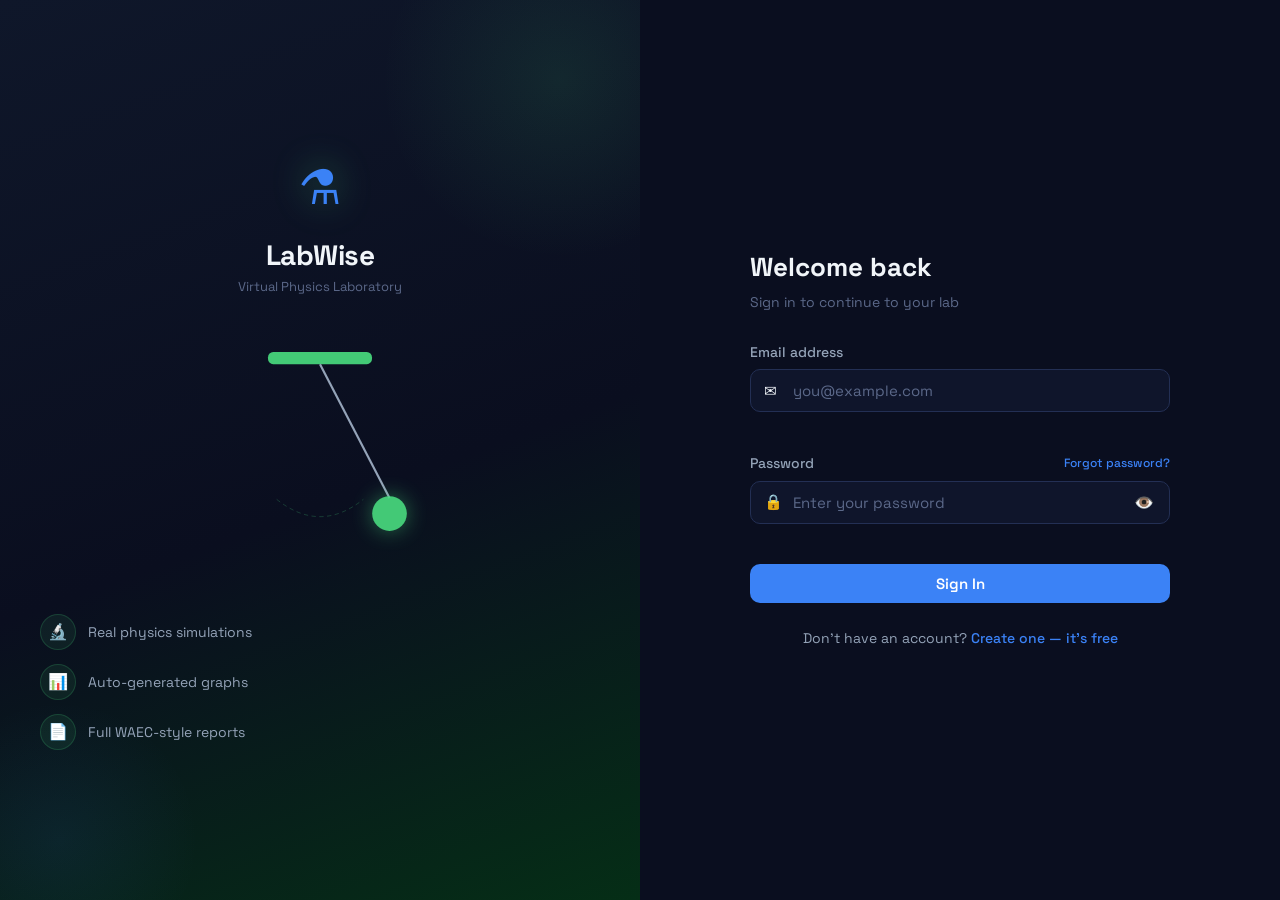
<file: frontend/pages/upgrade.html>
<!DOCTYPE html>
<html lang="en">
<head>
  <meta charset="UTF-8"/>
  <meta name="viewport" content="width=device-width, initial-scale=1.0"/>
  <title>LabWise — Upgrade</title>
  <link rel="stylesheet" href="../css/global.css"/>
  <link rel="stylesheet" href="../css/sidebar.css"/>
  <link rel="stylesheet" href="../css/pages.css"/>
</head>
<body>

  <div class="sidebar" id="sidebar"></div>

  <div class="main-content">
    <div class="page-header">
      <h1>Upgrade Your Plan</h1>
      <p>Unlock more experiments, trials, and full WAEC-style reports.</p>
    </div>

    <div class="page-content">

      <div id="upgrade-alert" class="hidden" style="margin-bottom:20px;"></div>

      <div class="upgrade-grid" id="upgrade-grid">
        <!-- populated by upgrade.js -->
      </div>

      <!-- Payment info -->
      <div class="settings-panel" style="margin-top:28px;">
        <h3>Payment Info</h3>
        <p class="panel-desc">
          All payments are processed securely via <strong>Flutterwave</strong>
          (Nigerian payment gateway). Subscriptions renew monthly. You can
          upgrade or downgrade at any time — your plan stays active until
          the end of the billing period.
        </p>
      </div>

      <!-- Subscription history -->
      <div class="settings-panel" style="margin-top:0;">
        <h3>Payment History</h3>
        <p class="panel-desc">Your past subscription payments.</p>
        <div id="payment-history-list">
          <div class="sessions-empty" id="payment-history-empty">
            No payment history yet.
          </div>
        </div>
      </div>

    </div>
  </div>

  <script src="../js/utils/storage.js"></script>
  <script src="../js/utils/router.js"></script>
  <script src="../js/api/authApi.js"></script>
  <script src="../js/api/subscriptionApi.js"></script>
  <script src="../js/ui/sidebar.js"></script>
  <script src="../js/ui/upgrade.js"></script>
</body>
</html>
</file>
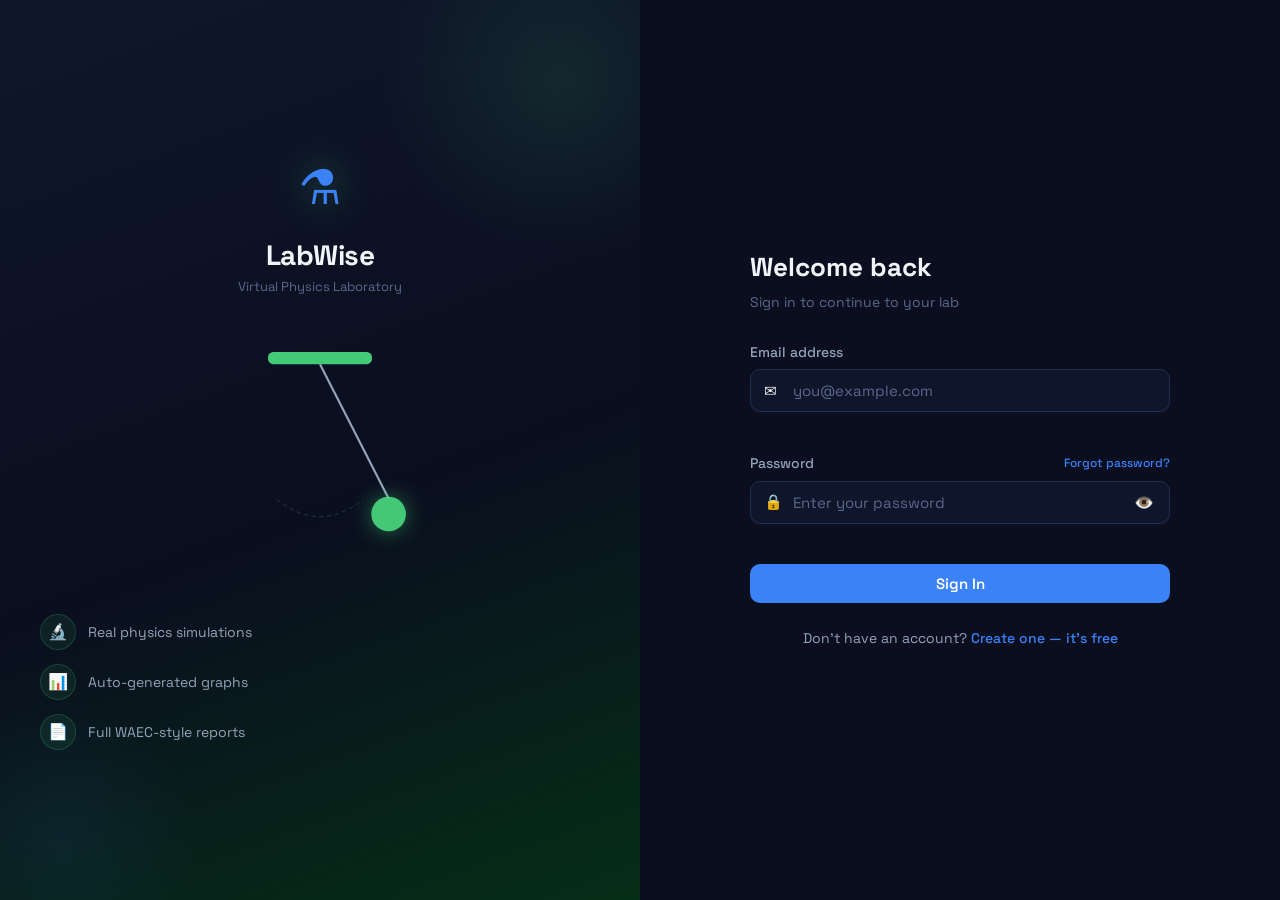
<file: frontend/pages/verify.html>
<!DOCTYPE html>
<html lang="en">
<head>
  <meta charset="UTF-8"/>
  <meta name="viewport" content="width=device-width, initial-scale=1.0"/>
  <title>LabWise — Verify Email</title>
  <link rel="stylesheet" href="../css/global.css"/>
  <link rel="stylesheet" href="../css/auth.css"/>
</head>
<body class="auth-body">

  <div class="auth-wrapper">

    <!-- ── Left panel ── -->
    <div class="auth-left">
      <a href="index.html" class="brand">
        <div class="brand-icon">⚗️</div>
        <h1 class="brand-name">LabWise</h1>
        <p class="brand-tagline">Virtual Physics Laboratory</p>
      </a>

      <div class="auth-illustration">
        <!-- Email / envelope SVG -->
        <svg viewBox="0 0 300 240" xmlns="http://www.w3.org/2000/svg">
          <rect x="40" y="50" width="220" height="140" rx="14"
                fill="#161e38" stroke="#4ade80" stroke-width="2"/>
          <path d="M40 64 L150 140 L260 64"
                stroke="#4ade80" stroke-width="2.5" fill="none"
                stroke-linecap="round" stroke-linejoin="round"/>
          <line x1="40" y1="190" x2="100" y2="130"
                stroke="#4ade80" stroke-width="1.5" opacity="0.4"/>
          <line x1="260" y1="190" x2="200" y2="130"
                stroke="#4ade80" stroke-width="1.5" opacity="0.4"/>
          <!-- Checkmark badge -->
          <circle cx="232" cy="52" r="26"
                  fill="#0f172a" stroke="#4ade80" stroke-width="2.5"/>
          <path d="M220 52 L229 62 L246 44"
                stroke="#4ade80" stroke-width="3" fill="none"
                stroke-linecap="round" stroke-linejoin="round"/>
        </svg>
      </div>

      <div class="auth-features">
        <div class="feature-item">
          <span class="feature-icon">📧</span>
          <span>Check your inbox or spam folder</span>
        </div>
        <div class="feature-item">
          <span class="feature-icon">⏱️</span>
          <span>Code expires in 15 minutes</span>
        </div>
        <div class="feature-item">
          <span class="feature-icon">🔒</span>
          <span>Keeps your account secure</span>
        </div>
      </div>
    </div>

    <!-- ── Right panel ── -->
    <div class="auth-right">
      <div class="auth-card">

        <div class="auth-header">
          <h2>Verify your email</h2>
          <p>
            We sent a 6-digit code to
            <span class="email-highlight" id="user-email">your email address</span>.
            Enter it below.
          </p>
        </div>

        <form id="verify-form" class="auth-form" novalidate>

          <div class="form-group">
            <label>Verification code</label>
            <div class="code-input-row" id="code-inputs">
              <input type="text" class="code-digit" maxlength="1"
                     inputmode="numeric" pattern="[0-9]" data-index="0" aria-label="Digit 1"/>
              <input type="text" class="code-digit" maxlength="1"
                     inputmode="numeric" pattern="[0-9]" data-index="1" aria-label="Digit 2"/>
              <input type="text" class="code-digit" maxlength="1"
                     inputmode="numeric" pattern="[0-9]" data-index="2" aria-label="Digit 3"/>
              <input type="text" class="code-digit" maxlength="1"
                     inputmode="numeric" pattern="[0-9]" data-index="3" aria-label="Digit 4"/>
              <input type="text" class="code-digit" maxlength="1"
                     inputmode="numeric" pattern="[0-9]" data-index="4" aria-label="Digit 5"/>
              <input type="text" class="code-digit" maxlength="1"
                     inputmode="numeric" pattern="[0-9]" data-index="5" aria-label="Digit 6"/>
            </div>
          </div>

          <div id="form-error"   class="form-error   hidden"></div>
          <div id="form-success" class="form-success hidden"></div>

          <button type="submit" class="btn-primary btn-full" id="verify-btn">
            <span class="btn-text">Verify Email</span>
            <span class="btn-loader hidden">⏳ Verifying…</span>
          </button>

          <div class="resend-row">
            <span>Didn't receive a code?</span>
            <button type="button" class="resend-btn" id="resend-btn">Resend code</button>
            <span class="resend-timer" id="resend-timer"></span>
          </div>

        </form>

        <div class="auth-footer">
          <p><a href="login.html">← Back to login</a></p>
        </div>

      </div>
    </div>

  </div>

  <script src="../js/utils/storage.js"></script>
  <script src="../js/utils/router.js"></script>
  <script src="../js/utils/validator.js"></script>
  <script src="../js/api/authApi.js"></script>
  <script src="../js/auth/verify.js"></script>
</body>
</html>
</file>
<file: frontend/css/global.css>
/* ============================================================
   LabWise — global.css
   CSS custom properties, reset, typography, shared components.
   Every page imports this first.
   ============================================================ */

/* ── Google Fonts ── */
@import url('https://fonts.googleapis.com/css2?family=Space+Grotesk:wght@400;500;600;700&family=JetBrains+Mono:wght@400;500;600&display=swap');

/* ── Design tokens ── */
:root {
  /* Backgrounds */
  --bg-base:        #0a0e1f;
  --bg-surface:     #0f152b;
  --bg-card:        #161e38;
  --bg-card-hover:  #1b2444;
  --bg-input:       #0f152b;

  /* Borders */
  --border:         #232f54;
  --border-focus:   #3b82f6;

  /* Text */
  --text-primary:   #f1f5f9;
  --text-secondary: #94a3b8;
  --text-muted:     #5b6889;

  /* Brand colours */
  --green:          #4ade80;
  --green-dark:     #22c55e;
  --blue:           #3b82f6;
  --blue-dark:      #2563eb;
  --cyan:           #22d3ee;
  --yellow:         #f59e0b;
  --red:            #ef4444;
  --purple:         #8b5cf6;

  /* Typography */
  --font-main:  'Space Grotesk', system-ui, sans-serif;
  --font-mono:  'JetBrains Mono', 'Courier New', monospace;

  /* Border radii */
  --radius-sm:  6px;
  --radius-md:  10px;
  --radius-lg:  16px;
  --radius-xl:  24px;

  /* Shadows */
  --shadow-sm:  0 2px 8px  rgba(0,0,0,0.30);
  --shadow-md:  0 4px 20px rgba(0,0,0,0.40);
  --shadow-lg:  0 8px 40px rgba(0,0,0,0.50);

  /* Transitions */
  --transition: 0.2s ease;
}

/* ── Reset ── */
*, *::before, *::after { box-sizing: border-box; margin: 0; padding: 0; }
html  { font-size: 16px; scroll-behavior: smooth; }
body  {
  font-family: var(--font-main);
  background: var(--bg-base);
  color: var(--text-primary);
  line-height: 1.6;
  min-height: 100vh;
}
h1, h2, h3, h4, h5 { line-height: 1.3; font-weight: 600; }
p   { color: var(--text-secondary); }
a   { color: var(--blue); text-decoration: none; }
a:hover { text-decoration: underline; }
img, svg { display: block; max-width: 100%; }
button   { cursor: pointer; font-family: var(--font-main); }
input, select, textarea { font-family: var(--font-main); }
ul, ol   { list-style: none; }

/* ── Buttons ── */
.btn-primary {
  display: inline-flex;
  align-items: center;
  justify-content: center;
  gap: 8px;
  padding: 10px 22px;
  background: var(--blue);
  color: #fff;
  border: none;
  border-radius: var(--radius-md);
  font-size: 15px;
  font-weight: 600;
  text-decoration: none;
  transition: background var(--transition), transform var(--transition), box-shadow var(--transition);
  white-space: nowrap;
}
.btn-primary:hover {
  background: var(--blue-dark);
  transform: translateY(-1px);
  box-shadow: 0 4px 16px rgba(59,130,246,0.4);
  text-decoration: none;
  color: #fff;
}
.btn-primary:active  { transform: translateY(0); }
.btn-primary:disabled { opacity: 0.5; cursor: not-allowed; transform: none; }

.btn-secondary {
  display: inline-flex;
  align-items: center;
  justify-content: center;
  gap: 8px;
  padding: 10px 20px;
  background: rgba(255,255,255,0.03);
  color: var(--text-secondary);
  border: 1px solid var(--border);
  border-radius: var(--radius-md);
  font-size: 14px;
  font-weight: 500;
  text-decoration: none;
  transition: all var(--transition);
  white-space: nowrap;
}
.btn-secondary:hover {
  background: var(--bg-card-hover);
  color: var(--text-primary);
  border-color: var(--blue);
  box-shadow: 0 0 16px rgba(59,130,246,0.15);
  text-decoration: none;
}
.btn-secondary:disabled { opacity: 0.4; cursor: not-allowed; }

.btn-danger {
  display: inline-flex;
  align-items: center;
  justify-content: center;
  gap: 8px;
  padding: 10px 20px;
  background: rgba(239,68,68,0.1);
  color: var(--red);
  border: 1px solid rgba(239,68,68,0.3);
  border-radius: var(--radius-md);
  font-size: 14px;
  font-weight: 600;
  text-decoration: none;
  transition: all var(--transition);
  white-space: nowrap;
}
.btn-danger:hover {
  background: rgba(239,68,68,0.2);
  box-shadow: 0 0 16px rgba(239,68,68,0.2);
}

.btn-full  { width: 100%; }
.btn-large { padding: 13px 28px; font-size: 16px; }

.btn-text-link {
  background: none;
  border: none;
  color: var(--text-secondary);
  font-size: 14px;
  font-weight: 500;
  padding: 0;
  cursor: pointer;
}
.btn-text-link:hover { color: var(--text-primary); }

/* ── Forms ── */
.form-group {
  display: flex;
  flex-direction: column;
  gap: 6px;
}
.form-group label {
  font-size: 14px;
  font-weight: 500;
  color: var(--text-secondary);
}
.label-row {
  display: flex;
  align-items: center;
  justify-content: space-between;
}
.link-small {
  font-size: 12px;
  color: var(--blue);
  font-weight: 500;
}
.optional-tag {
  color: var(--text-muted);
  font-size: 12px;
  font-weight: 400;
}

/* Input wrapper: icon prefix + optional toggle button */
.input-wrapper {
  position: relative;
  display: flex;
  align-items: center;
}
.input-icon {
  position: absolute;
  left: 14px;
  font-size: 15px;
  pointer-events: none;
  z-index: 1;
}

input[type="text"],
input[type="email"],
input[type="password"],
input[type="number"],
input[type="tel"],
select {
  width: 100%;
  padding: 11px 14px;
  background: var(--bg-input);
  border: 1.5px solid var(--border);
  border-radius: var(--radius-md);
  color: var(--text-primary);
  font-size: 15px;
  outline: none;
  transition: border-color var(--transition), box-shadow var(--transition);
}
input:focus, select:focus {
  border-color: var(--border-focus);
  box-shadow: 0 0 0 3px rgba(59,130,246,0.15);
}
input::placeholder { color: var(--text-muted); }
input:disabled, select:disabled { opacity: 0.5; cursor: not-allowed; }

/* Input with icon prefix: shift text right */
.input-wrapper input,
.input-wrapper select {
  padding-left: 42px;
}

.toggle-password {
  position: absolute;
  right: 12px;
  background: none;
  border: none;
  font-size: 16px;
  color: var(--text-muted);
  cursor: pointer;
  padding: 4px;
}

.field-error  { font-size: 12px; color: var(--red);   min-height: 16px; }
.field-ok     { font-size: 12px; color: var(--green);  min-height: 16px; }

.form-error {
  padding: 10px 14px;
  background: rgba(239,68,68,0.08);
  border: 1px solid rgba(239,68,68,0.25);
  border-radius: var(--radius-md);
  color: var(--red);
  font-size: 14px;
}
.form-success {
  padding: 10px 14px;
  background: rgba(74,222,128,0.08);
  border: 1px solid rgba(74,222,128,0.25);
  border-radius: var(--radius-md);
  color: var(--green);
  font-size: 14px;
}

/* Number picker (− val +) */
.number-picker {
  display: inline-flex;
  align-items: center;
  border: 1.5px solid var(--border);
  border-radius: var(--radius-md);
  overflow: hidden;
}
.picker-btn {
  width: 38px; height: 38px;
  background: var(--bg-card);
  border: none;
  color: var(--text-primary);
  font-size: 20px;
  line-height: 1;
  cursor: pointer;
  transition: background var(--transition);
  display: flex; align-items: center; justify-content: center;
}
.picker-btn:hover { background: var(--bg-card-hover); }
.picker-val {
  min-width: 48px;
  text-align: center;
  font-family: var(--font-mono);
  font-weight: 700;
  font-size: 15px;
  color: var(--text-primary);
  padding: 0 4px;
}

/* Input with unit suffix */
.input-with-unit {
  position: relative;
  display: flex;
  align-items: center;
}
.input-with-unit input { padding-right: 52px; }
.unit-label {
  position: absolute;
  right: 14px;
  font-size: 12px;
  color: var(--text-muted);
  font-family: var(--font-mono);
  pointer-events: none;
}

/* ── Tier badge ── */
.tier-tag {
  font-size: 11px;
  font-weight: 700;
  padding: 3px 10px;
  border-radius: 20px;
  text-transform: uppercase;
  letter-spacing: 0.5px;
  display: inline-block;
}
.tier-free  { background: rgba(74,222,128,0.10); color: var(--green);  }
.tier-paid  { background: rgba(245,158,11,0.10); color: var(--yellow); }
.tier-tier1 { background: rgba(59,130,246,0.10); color: var(--blue);   }
.tier-tier2 { background: rgba(34,211,238,0.10); color: var(--cyan);   }
.tier-tier3 { background: rgba(74,222,128,0.10); color: var(--green);  }

/* ── Status pill ── */
.status-pill {
  display: inline-block;
  font-size: 11px;
  font-weight: 700;
  padding: 4px 12px;
  border-radius: 20px;
}
.status-pill.completed   { background: rgba(74,222,128,0.10); color: var(--green);  }
.status-pill.in_progress { background: rgba(245,158,11,0.10); color: var(--yellow); }

/* ── Glass card ── */
.glass-card {
  background: rgba(255,255,255,0.03);
  border: 1px solid rgba(255,255,255,0.06);
  backdrop-filter: blur(12px);
  -webkit-backdrop-filter: blur(12px);
  border-radius: var(--radius-lg);
}

/* ── Shared page layout (sidebar pages) ── */
.page-header {
  padding: 28px 32px 0;
}
.page-header h1 {
  font-size: 24px;
  font-weight: 700;
  color: var(--text-primary);
}
.page-header p {
  font-size: 14px;
  color: var(--text-muted);
  margin-top: 4px;
}
.page-content {
  padding: 24px 32px 48px;
  max-width: 1200px;
}

/* ── Section header ── */
.section-header {
  display: flex;
  align-items: center;
  justify-content: space-between;
  margin-bottom: 18px;
}
.section-header h3 {
  font-size: 18px;
  font-weight: 700;
  color: var(--text-primary);
}
.section-link {
  font-size: 13px;
  font-weight: 600;
  color: var(--blue);
}

/* ── Utilities ── */
.hidden   { display: none !important; }
.mono     { font-family: var(--font-mono); }
.text-green  { color: var(--green);  }
.text-red    { color: var(--red);    }
.text-blue   { color: var(--blue);   }
.text-cyan   { color: var(--cyan);   }
.text-yellow { color: var(--yellow); }
.text-muted  { color: var(--text-muted); }
.text-center { text-align: center; }

/* ── Spinner ── */
.spinner {
  width: 20px; height: 20px;
  border: 2px solid var(--border);
  border-top-color: var(--blue);
  border-radius: 50%;
  animation: spin 0.7s linear infinite;
  display: inline-block;
}
@keyframes spin { to { transform: rotate(360deg); } }

/* ── Scrollbar ── */
::-webkit-scrollbar { width: 6px; height: 6px; }
::-webkit-scrollbar-track { background: var(--bg-surface); }
::-webkit-scrollbar-thumb { background: var(--border); border-radius: 3px; }
::-webkit-scrollbar-thumb:hover { background: var(--text-muted); }

/* ── Experiment colour backgrounds ── */
.pendulum-bg { background: linear-gradient(135deg, #052e16 0%, #14532d 100%); }
.hookes-bg   { background: linear-gradient(135deg, #082f49 0%, #0c4a6e 100%); }
.moments-bg  { background: linear-gradient(135deg, #2e1065 0%, #3b0764 100%); }

/* ── Responsive padding for small screens ── */
@media (max-width: 700px) {
  .page-header  { padding: 20px 16px 0; }
  .page-content { padding: 16px 16px 40px; }
}
</file>
<file: frontend/css/landing.css>
/* ============================================================
   LabWise — landing.css
   Public-facing landing page styles.
   ============================================================ */

.landing-body { background: var(--bg-base); overflow-x: hidden; }

/* ── Navbar ── */
.landing-nav {
  display: flex;
  align-items: center;
  justify-content: space-between;
  padding: 18px 60px;
  position: sticky;
  top: 0;
  z-index: 100;
  background: rgba(10,14,31,0.85);
  backdrop-filter: blur(16px);
  -webkit-backdrop-filter: blur(16px);
  border-bottom: 1px solid rgba(255,255,255,0.05);
}

.landing-nav-brand {
  display: flex;
  align-items: center;
  gap: 10px;
  text-decoration: none;
}
.landing-nav-brand:hover { text-decoration: none; }
.landing-nav-brand-icon { font-size: 24px; filter: drop-shadow(0 0 8px rgba(74,222,128,0.4)); }
.landing-nav-brand-name { font-size: 20px; font-weight: 700; color: var(--text-primary); }

.landing-nav-links {
  display: flex;
  align-items: center;
  gap: 32px;
}
.landing-nav-links a {
  font-size: 14px;
  font-weight: 500;
  color: var(--text-secondary);
  text-decoration: none;
  transition: color var(--transition);
}
.landing-nav-links a:hover { color: var(--text-primary); text-decoration: none; }

.landing-nav-actions {
  display: flex;
  align-items: center;
  gap: 12px;
}

/* ── Hero ── */
.hero {
  display: grid;
  grid-template-columns: 1fr 420px;
  align-items: center;
  gap: 60px;
  padding: 100px 60px 80px;
  max-width: 1280px;
  margin: 0 auto;
}

.hero-badge {
  display: inline-flex;
  align-items: center;
  gap: 8px;
  padding: 6px 16px;
  background: rgba(74,222,128,0.08);
  border: 1px solid rgba(74,222,128,0.2);
  border-radius: 20px;
  font-size: 13px;
  font-weight: 600;
  color: var(--green);
  margin-bottom: 20px;
}

.hero-title {
  font-size: 54px;
  font-weight: 700;
  line-height: 1.15;
  color: var(--text-primary);
  letter-spacing: -1px;
  margin-bottom: 20px;
}
.hero-title span {
  background: linear-gradient(135deg, var(--green), var(--cyan));
  -webkit-background-clip: text;
  -webkit-text-fill-color: transparent;
  background-clip: text;
}

.hero-subtitle {
  font-size: 17px;
  line-height: 1.7;
  color: var(--text-secondary);
  max-width: 520px;
  margin-bottom: 36px;
}

.hero-actions {
  display: flex;
  align-items: center;
  gap: 14px;
  margin-bottom: 48px;
  flex-wrap: wrap;
}

.hero-stats {
  display: flex;
  gap: 36px;
}
.hero-stat-num {
  font-size: 26px;
  font-weight: 700;
  font-family: var(--font-mono);
  color: var(--text-primary);
}
.hero-stat-label {
  font-size: 12px;
  color: var(--text-muted);
  margin-top: 2px;
}

/* Hero visual — pendulum card */
.hero-visual {
  display: flex;
  align-items: center;
  justify-content: center;
}
.hero-sim-card {
  background: rgba(255,255,255,0.03);
  border: 1px solid rgba(255,255,255,0.08);
  backdrop-filter: blur(20px);
  border-radius: var(--radius-xl);
  padding: 28px;
  width: 380px;
  box-shadow: 0 24px 80px rgba(0,0,0,0.5), 0 0 0 1px rgba(74,222,128,0.08);
}
.hero-sim-label {
  font-size: 12px;
  font-weight: 600;
  color: var(--text-muted);
  text-transform: uppercase;
  letter-spacing: 1px;
  margin-bottom: 12px;
}
.hero-sim-card svg { width: 100%; height: auto; border-radius: var(--radius-md); }

/* ── Section shared ── */
.landing-section {
  padding: 80px 60px;
  max-width: 1280px;
  margin: 0 auto;
}

.landing-section-heading {
  font-size: 36px;
  font-weight: 700;
  color: var(--text-primary);
  text-align: center;
  margin-bottom: 12px;
  letter-spacing: -0.5px;
}
.landing-section-sub {
  font-size: 16px;
  color: var(--text-muted);
  text-align: center;
  margin-bottom: 52px;
}

/* ── Features grid ── */
.features-grid {
  display: grid;
  grid-template-columns: repeat(3, 1fr);
  gap: 20px;
}

.feature-card {
  background: rgba(255,255,255,0.03);
  border: 1px solid rgba(255,255,255,0.06);
  border-radius: var(--radius-lg);
  padding: 28px;
  transition: border-color var(--transition), transform var(--transition), box-shadow var(--transition);
}
.feature-card:hover {
  border-color: rgba(59,130,246,0.25);
  transform: translateY(-3px);
  box-shadow: 0 8px 32px rgba(59,130,246,0.10);
}
.feature-card-icon {
  font-size: 32px;
  margin-bottom: 14px;
}
.feature-card h3 {
  font-size: 16px;
  font-weight: 700;
  color: var(--text-primary);
  margin-bottom: 8px;
}
.feature-card p {
  font-size: 14px;
  line-height: 1.6;
  color: var(--text-secondary);
}

/* ── Experiments preview ── */
.exp-preview-grid {
  display: grid;
  grid-template-columns: repeat(3, 1fr);
  gap: 20px;
}

.exp-preview-card {
  background: rgba(255,255,255,0.03);
  border: 1px solid rgba(255,255,255,0.06);
  border-radius: var(--radius-lg);
  overflow: hidden;
  transition: all 0.25s ease;
  text-decoration: none;
  display: block;
}
.exp-preview-card:hover {
  border-color: rgba(59,130,246,0.3);
  transform: translateY(-4px);
  box-shadow: 0 12px 40px rgba(59,130,246,0.15);
  text-decoration: none;
}

.exp-preview-header {
  height: 130px;
  display: flex;
  align-items: center;
  justify-content: center;
  font-size: 50px;
  position: relative;
}

.exp-preview-body {
  padding: 20px;
}
.exp-preview-body h3 {
  font-size: 16px;
  font-weight: 700;
  color: var(--text-primary);
  margin-bottom: 6px;
}
.exp-preview-body p {
  font-size: 13px;
  color: var(--text-secondary);
  line-height: 1.5;
  margin-bottom: 12px;
}
.exp-preview-formula {
  font-family: var(--font-mono);
  font-size: 13px;
  color: var(--cyan);
  background: rgba(34,211,238,0.06);
  border: 1px solid rgba(34,211,238,0.15);
  border-radius: var(--radius-sm);
  padding: 6px 12px;
  display: inline-block;
}
.exp-preview-footer {
  display: flex;
  align-items: center;
  justify-content: space-between;
  margin-top: 12px;
}

/* ── Pricing grid ── */
.pricing-grid {
  display: grid;
  grid-template-columns: repeat(4, 1fr);
  gap: 18px;
  align-items: start;
}

.pricing-card {
  background: rgba(255,255,255,0.03);
  border: 1px solid rgba(255,255,255,0.06);
  border-radius: var(--radius-lg);
  padding: 28px 22px;
  display: flex;
  flex-direction: column;
  gap: 16px;
  position: relative;
  transition: border-color var(--transition), box-shadow var(--transition);
}
.pricing-card:hover {
  border-color: rgba(59,130,246,0.25);
  box-shadow: 0 8px 32px rgba(59,130,246,0.10);
}
.pricing-card.featured {
  border-color: rgba(59,130,246,0.45);
  box-shadow: 0 12px 48px rgba(59,130,246,0.18);
  transform: translateY(-6px);
}

.pricing-popular-badge {
  position: absolute;
  top: -13px;
  left: 50%;
  transform: translateX(-50%);
  background: var(--blue);
  color: white;
  font-size: 11px;
  font-weight: 700;
  padding: 4px 14px;
  border-radius: 20px;
  white-space: nowrap;
  letter-spacing: 0.5px;
}

.pricing-tier-name {
  font-size: 16px;
  font-weight: 700;
  color: var(--text-primary);
}
.pricing-price {
  font-size: 30px;
  font-weight: 700;
  font-family: var(--font-mono);
  color: var(--text-primary);
}
.pricing-price span {
  font-size: 13px;
  color: var(--text-muted);
  font-weight: 400;
  font-family: var(--font-main);
}
.pricing-divider {
  height: 1px;
  background: rgba(255,255,255,0.06);
}
.pricing-features-list {
  display: flex;
  flex-direction: column;
  gap: 10px;
  flex: 1;
}
.pricing-features-list li {
  font-size: 13px;
  color: var(--text-secondary);
  display: flex;
  align-items: flex-start;
  gap: 8px;
  line-height: 1.4;
}
.pricing-features-list li.yes { color: var(--text-secondary); }
.pricing-features-list li.no  { color: var(--text-muted); }

/* ── Footer ── */
.landing-footer {
  border-top: 1px solid rgba(255,255,255,0.06);
  padding: 40px 60px;
  display: flex;
  align-items: center;
  justify-content: space-between;
  flex-wrap: wrap;
  gap: 16px;
}
.footer-brand {
  display: flex;
  align-items: center;
  gap: 8px;
}
.footer-brand-icon { font-size: 20px; }
.footer-brand-name { font-size: 16px; font-weight: 700; color: var(--text-primary); }
.footer-copy       { font-size: 13px; color: var(--text-muted); }

/* ── Responsive ── */
@media (max-width: 1100px) {
  .hero              { grid-template-columns: 1fr; padding: 60px 32px 48px; }
  .hero-visual       { display: none; }
  .features-grid     { grid-template-columns: repeat(2, 1fr); }
  .exp-preview-grid  { grid-template-columns: 1fr; }
  .pricing-grid      { grid-template-columns: repeat(2, 1fr); }
  .pricing-card.featured { transform: none; }
  .landing-section   { padding: 60px 32px; }
}
@media (max-width: 700px) {
  .landing-nav       { padding: 16px 20px; }
  .landing-nav-links { display: none; }
  .hero              { padding: 48px 20px 40px; }
  .hero-title        { font-size: 36px; }
  .features-grid     { grid-template-columns: 1fr; }
  .pricing-grid      { grid-template-columns: 1fr; }
  .landing-section   { padding: 48px 20px; }
  .landing-footer    { padding: 28px 20px; flex-direction: column; align-items: flex-start; }
}
</file>
<file: frontend/css/sidebar.css>
/* ============================================================
   LabWise — sidebar.css

   Persistent sidebar navigation present on every authenticated
   page. Default: 70px (icons only). Hover: 240px (icons +
   labels). Transition: 0.3s cubic-bezier.

   CRITICAL layout rule:
     <div class="sidebar" id="sidebar"></div>
     <div class="main-content">...</div>

   Both elements must be DIRECT SIBLINGS at the top level of
   <body> so the CSS sibling selector works:
     .sidebar:hover ~ .main-content { margin-left: 240px; }
   ============================================================ */

/* ── Sidebar shell ── */
.sidebar {
  position: fixed;
  top: 0;
  left: 0;
  height: 100vh;
  width: 70px;
  background: rgba(10, 14, 31, 0.92);
  backdrop-filter: blur(20px);
  -webkit-backdrop-filter: blur(20px);
  border-right: 1px solid rgba(255,255,255,0.06);
  display: flex;
  flex-direction: column;
  z-index: 1000;
  overflow: hidden;
  transition:
    width       0.3s cubic-bezier(0.4, 0, 0.2, 1),
    box-shadow  0.3s ease;
}

.sidebar:hover {
  width: 240px;
  box-shadow: 8px 0 48px rgba(59,130,246,0.15);
}

/* ── Logo / brand area ── */
.sidebar-logo {
  display: flex;
  align-items: center;
  gap: 14px;
  padding: 22px 23px;
  border-bottom: 1px solid rgba(255,255,255,0.06);
  text-decoration: none;
  white-space: nowrap;
  flex-shrink: 0;
}
.sidebar-logo:hover { text-decoration: none; }

.sidebar-logo-icon {
  font-size: 24px;
  flex-shrink: 0;
  filter: drop-shadow(0 0 8px rgba(74,222,128,0.45));
}
.sidebar-logo-text {
  font-size: 18px;
  font-weight: 700;
  color: var(--text-primary);
  opacity: 0;
  transform: translateX(-8px);
  transition: opacity 0.22s ease 0.06s, transform 0.22s ease 0.06s;
}
.sidebar:hover .sidebar-logo-text {
  opacity: 1;
  transform: translateX(0);
}

/* ── Navigation menu ── */
.sidebar-menu {
  flex: 1;
  display: flex;
  flex-direction: column;
  padding: 12px 0;
  gap: 2px;
  overflow-y: auto;
  overflow-x: hidden;
}

/* Hide scrollbar visually but keep functional */
.sidebar-menu::-webkit-scrollbar { width: 0; }

/* ── Individual menu item ── */
.sidebar-item {
  display: flex;
  align-items: center;
  gap: 16px;
  padding: 12px 23px;
  color: var(--text-secondary);
  text-decoration: none;
  white-space: nowrap;
  border-left: 3px solid transparent;
  cursor: pointer;
  position: relative;
  transition:
    background    0.2s ease,
    color         0.2s ease,
    border-color  0.2s ease,
    box-shadow    0.2s ease;
}
.sidebar-item:hover {
  background: rgba(59,130,246,0.08);
  color: var(--text-primary);
  border-left-color: rgba(59,130,246,0.3);
  text-decoration: none;
}
/* Active page highlight */
.sidebar-item.active {
  background: rgba(59,130,246,0.13);
  color: var(--blue);
  border-left-color: var(--blue);
  box-shadow: inset 0 0 28px rgba(59,130,246,0.12);
}
.sidebar-item.active .sidebar-icon {
  filter: drop-shadow(0 0 6px rgba(59,130,246,0.55));
}

/* Icon */
.sidebar-icon {
  font-size: 19px;
  flex-shrink: 0;
  width: 24px;
  text-align: center;
  transition: filter 0.2s ease;
}

/* Label — hidden until sidebar is hovered */
.sidebar-label {
  font-size: 14px;
  font-weight: 500;
  opacity: 0;
  transform: translateX(-8px);
  transition: opacity 0.2s ease 0.05s, transform 0.2s ease 0.05s;
  pointer-events: none;
}
.sidebar:hover .sidebar-label {
  opacity: 1;
  transform: translateX(0);
}

/* ── User block (avatar + name + tier) ── */
.sidebar-user {
  display: flex;
  align-items: center;
  gap: 12px;
  padding: 14px 23px;
  border-top: 1px solid rgba(255,255,255,0.06);
  white-space: nowrap;
  flex-shrink: 0;
}
.sidebar-user-avatar {
  width: 34px;
  height: 34px;
  border-radius: 50%;
  background: linear-gradient(135deg, var(--blue), var(--green-dark));
  display: flex;
  align-items: center;
  justify-content: center;
  font-weight: 700;
  font-size: 14px;
  color: #fff;
  flex-shrink: 0;
  box-shadow: 0 0 14px rgba(59,130,246,0.35);
}
.sidebar-user-info {
  opacity: 0;
  transform: translateX(-8px);
  transition: opacity 0.2s ease 0.05s, transform 0.2s ease 0.05s;
  overflow: hidden;
  min-width: 0;
}
.sidebar:hover .sidebar-user-info {
  opacity: 1;
  transform: translateX(0);
}
.sidebar-user-name {
  font-size: 13px;
  font-weight: 600;
  color: var(--text-primary);
  white-space: nowrap;
  overflow: hidden;
  text-overflow: ellipsis;
  max-width: 140px;
}
.sidebar-user-tier {
  font-size: 10px;
  font-weight: 700;
  letter-spacing: 0.5px;
  padding: 2px 8px;
  border-radius: 20px;
  display: inline-block;
  margin-top: 3px;
  text-transform: uppercase;
}
.sidebar-user-tier.tier-free  { background: rgba(148,163,184,0.12); color: var(--text-muted); }
.sidebar-user-tier.tier-tier1 { background: rgba(59,130,246,0.12);  color: var(--blue); }
.sidebar-user-tier.tier-tier2 { background: rgba(34,211,238,0.12);  color: var(--cyan); }
.sidebar-user-tier.tier-tier3 { background: rgba(74,222,128,0.12);  color: var(--green); }

/* ── Footer (logout only) ── */
.sidebar-footer {
  border-top: 1px solid rgba(255,255,255,0.06);
  padding: 8px 0;
  flex-shrink: 0;
}
.sidebar-footer .sidebar-item:hover {
  background: rgba(239,68,68,0.08);
  color: var(--red);
  border-left-color: rgba(239,68,68,0.4);
  box-shadow: inset 0 0 20px rgba(239,68,68,0.08);
}

/* ── Main content margin adjustment ── */
.main-content {
  margin-left: 70px;
  min-height: 100vh;
  transition: margin-left 0.3s cubic-bezier(0.4, 0, 0.2, 1);
}
/* Pure CSS: no JS needed to shift content on sidebar hover */
.sidebar:hover ~ .main-content {
  margin-left: 240px;
}

/* ── Mobile: sidebar stays at 60px, no expand ── */
@media (max-width: 768px) {
  .sidebar,
  .sidebar:hover {
    width: 60px;
    box-shadow: none;
  }
  .sidebar-label,
  .sidebar-logo-text,
  .sidebar-user-info {
    display: none;
  }
  .main-content,
  .sidebar:hover ~ .main-content {
    margin-left: 60px;
  }
}
</file>
<file: frontend/css/pages.css>
/* ============================================================
   LabWise — pages.css
   Shared styles for inner authenticated pages:
   Experiments, Results, Account, Settings, Upgrade.
   ============================================================ */

/* ── Tier banner ── */
.tier-banner {
  display: flex;
  align-items: center;
  justify-content: space-between;
  gap: 16px;
  padding: 16px 20px;
  border-radius: var(--radius-lg);
  background: linear-gradient(135deg,rgba(59,130,246,0.10),rgba(34,211,238,0.06));
  border: 1px solid rgba(59,130,246,0.18);
  margin-bottom: 28px;
  flex-wrap: wrap;
}
.tier-banner-text { font-size: 14px; color: var(--text-secondary); }
.tier-banner-text strong { color: var(--text-primary); }

/* ── Full experiments grid ── */
.exp-full-grid {
  display: grid;
  grid-template-columns: repeat(3,1fr);
  gap: 20px;
}
.exp-full-card {
  background: rgba(255,255,255,0.03);
  border: 1px solid rgba(255,255,255,0.06);
  border-radius: var(--radius-lg);
  overflow: hidden;
  display: flex;
  flex-direction: column;
  transition: all 0.25s ease;
  position: relative;
}
.exp-full-card:hover:not(.locked) {
  border-color: rgba(59,130,246,0.35);
  box-shadow: 0 8px 32px rgba(59,130,246,0.15);
  transform: translateY(-4px);
}
.exp-full-card-header {
  height: 140px;
  display: flex; align-items: center; justify-content: center;
  font-size: 54px;
}
.exp-full-card-body { padding: 20px; display: flex; flex-direction: column; gap: 10px; flex: 1; }
.exp-full-card-body h3 { font-size: 17px; font-weight: 700; color: var(--text-primary); }
.exp-full-card-body p  { font-size: 13px; color: var(--text-secondary); line-height: 1.5; flex: 1; }
.exp-full-formula {
  font-family: var(--font-mono);
  font-size: 13px; color: var(--cyan);
  background: rgba(34,211,238,0.06);
  border: 1px solid rgba(34,211,238,0.15);
  border-radius: var(--radius-sm);
  padding: 7px 12px; text-align: center;
}
.exp-full-card-footer {
  display: flex; align-items: center; justify-content: space-between; margin-top: 8px;
}
.exp-full-card .lock-overlay {
  position: absolute; inset: 0;
  display: flex; flex-direction: column;
  align-items: center; justify-content: center;
  gap: 10px;
  background: rgba(10,14,31,0.62);
  padding: 20px; text-align: center;
}
.lock-overlay-icon { font-size: 30px; }
.lock-overlay-text { font-size: 13px; color: var(--text-secondary); }

/* ── Results table ── */
.filter-row {
  display: flex; gap: 10px; flex-wrap: wrap; margin-bottom: 22px;
}
.filter-chip {
  padding: 7px 16px;
  border-radius: 20px;
  border: 1px solid var(--border);
  background: rgba(255,255,255,0.02);
  color: var(--text-secondary);
  font-size: 13px; font-weight: 600;
  cursor: pointer;
  transition: all var(--transition);
}
.filter-chip:hover { border-color: rgba(59,130,246,0.3); color: var(--text-primary); }
.filter-chip.active {
  background: rgba(59,130,246,0.10);
  border-color: var(--blue);
  color: var(--blue);
}
.results-wrap {
  background: rgba(255,255,255,0.03);
  border: 1px solid rgba(255,255,255,0.06);
  border-radius: var(--radius-lg);
  overflow: hidden;
}
.results-table { width: 100%; border-collapse: collapse; }
.results-table th {
  text-align: left;
  font-size: 12px; font-weight: 700;
  color: var(--text-muted);
  text-transform: uppercase;
  letter-spacing: 0.5px;
  padding: 14px 18px;
  border-bottom: 1px solid rgba(255,255,255,0.06);
}
.results-table td {
  padding: 13px 18px;
  font-size: 14px;
  color: var(--text-secondary);
  border-bottom: 1px solid rgba(255,255,255,0.04);
}
.results-table tr:last-child td { border-bottom: none; }
.results-table tr.clickable { cursor: pointer; transition: background 0.15s ease; }
.results-table tr.clickable:hover { background: rgba(59,130,246,0.05); }
.results-exp-cell { display: flex; align-items: center; gap: 10px; }
.results-icon {
  width: 32px; height: 32px;
  border-radius: var(--radius-sm);
  display: flex; align-items: center; justify-content: center;
  font-size: 15px; flex-shrink: 0;
}
.results-icon.pendulum { background: rgba(74,222,128,0.10); }
.results-icon.hookes   { background: rgba(34,211,238,0.10); }
.results-icon.moments  { background: rgba(139,92,246,0.10); }
.results-exp-name { color: var(--text-primary); font-weight: 600; }
.results-empty {
  text-align: center; padding: 60px 20px;
  color: var(--text-muted);
}
.results-empty-icon { font-size: 40px; margin-bottom: 12px; }

/* ── Settings grid ── */
.settings-grid {
  display: grid;
  grid-template-columns: 260px 1fr;
  gap: 24px;
  align-items: start;
}
.profile-card {
  background: rgba(255,255,255,0.03);
  border: 1px solid rgba(255,255,255,0.06);
  border-radius: var(--radius-lg);
  padding: 28px 22px;
  display: flex; flex-direction: column;
  align-items: center; text-align: center; gap: 6px;
}
.profile-avatar {
  width: 72px; height: 72px;
  border-radius: 50%;
  background: linear-gradient(135deg, var(--blue), var(--green-dark));
  display: flex; align-items: center; justify-content: center;
  font-size: 28px; font-weight: 700; color: #fff;
  box-shadow: 0 0 24px rgba(59,130,246,0.3);
  margin-bottom: 10px;
}
.profile-name  { font-size: 18px; font-weight: 700; color: var(--text-primary); }
.profile-email { font-size: 13px; color: var(--text-muted); }
.profile-tier-badge {
  margin-top: 10px; padding: 5px 16px;
  border-radius: 20px; font-size: 12px;
  font-weight: 700; text-transform: uppercase; letter-spacing: 0.5px;
}
.profile-tier-badge.tier-free  { background: rgba(148,163,184,0.12); color: var(--text-muted); }
.profile-tier-badge.tier-tier1 { background: rgba(59,130,246,0.12);  color: var(--blue);  }
.profile-tier-badge.tier-tier2 { background: rgba(34,211,238,0.12);  color: var(--cyan);  }
.profile-tier-badge.tier-tier3 { background: rgba(74,222,128,0.12);  color: var(--green); }
.profile-stats {
  width: 100%; margin-top: 16px;
  padding-top: 16px;
  border-top: 1px solid rgba(255,255,255,0.06);
  display: flex; flex-direction: column; gap: 10px;
}
.profile-stat-row {
  display: flex; justify-content: space-between; font-size: 13px;
}
.profile-stat-row span:first-child { color: var(--text-muted); }
.profile-stat-row span:last-child  { color: var(--text-primary); font-weight: 600; font-family: var(--font-mono); }

.settings-panels { display: flex; flex-direction: column; gap: 18px; }
.settings-panel {
  background: rgba(255,255,255,0.03);
  border: 1px solid rgba(255,255,255,0.06);
  border-radius: var(--radius-lg);
  padding: 22px 24px;
}
.settings-panel h3 { font-size: 15px; font-weight: 700; color: var(--text-primary); margin-bottom: 4px; }
.panel-desc { font-size: 12px; color: var(--text-muted); margin-bottom: 16px; }
.settings-row {
  display: flex; align-items: center; justify-content: space-between;
  padding: 12px 0;
  border-bottom: 1px solid rgba(255,255,255,0.04);
}
.settings-row:last-of-type { border-bottom: none; padding-bottom: 0; }
.settings-row-label strong { font-size: 14px; color: var(--text-primary); font-weight: 600; display: block; }
.settings-row-label span   { font-size: 12px; color: var(--text-muted); }

/* ── Toggle switch ── */
.toggle-switch { position: relative; width: 46px; height: 26px; flex-shrink: 0; }
.toggle-switch input { opacity: 0; width: 0; height: 0; }
.toggle-slider {
  position: absolute; inset: 0;
  background: var(--bg-input);
  border: 1.5px solid var(--border);
  border-radius: 26px;
  cursor: pointer;
  transition: all 0.2s ease;
}
.toggle-slider::before {
  content: '';
  position: absolute;
  width: 18px; height: 18px;
  left: 3px; top: 3px;
  background: var(--text-muted);
  border-radius: 50%;
  transition: all 0.2s ease;
}
.toggle-switch input:checked + .toggle-slider {
  background: rgba(59,130,246,0.15);
  border-color: var(--blue);
}
.toggle-switch input:checked + .toggle-slider::before {
  transform: translateX(18px);
  background: var(--blue);
  box-shadow: 0 0 8px rgba(59,130,246,0.6);
}

/* ── Theme options ── */
.theme-options { display: flex; gap: 12px; }
.theme-option {
  flex: 1; padding: 14px 10px;
  border-radius: var(--radius-md);
  border: 1.5px solid var(--border);
  text-align: center; cursor: pointer;
  transition: all var(--transition);
  font-size: 13px; font-weight: 600;
  color: var(--text-secondary);
}
.theme-option:hover { border-color: rgba(59,130,246,0.3); color: var(--text-primary); }
.theme-option.active {
  border-color: var(--blue);
  background: rgba(59,130,246,0.08);
  color: var(--blue);
  box-shadow: 0 0 16px rgba(59,130,246,0.12);
}
.theme-option-icon { font-size: 22px; margin-bottom: 6px; }

/* ── Sessions list (account page) ── */
.sessions-list { display: flex; flex-direction: column; gap: 10px; }
.session-row {
  display: flex; align-items: center; justify-content: space-between;
  padding: 12px 14px;
  background: rgba(255,255,255,0.02);
  border: 1px solid rgba(255,255,255,0.04);
  border-radius: var(--radius-md);
  font-size: 13px;
  cursor: pointer;
  transition: border-color var(--transition);
}
.session-row:hover { border-color: rgba(59,130,246,0.2); }
.session-row-left  { display: flex; align-items: center; gap: 12px; }
.session-icon {
  width: 32px; height: 32px;
  border-radius: var(--radius-sm);
  display: flex; align-items: center; justify-content: center;
  font-size: 14px;
}
.session-icon.pendulum { background: rgba(74,222,128,0.10); }
.session-icon.hookes   { background: rgba(34,211,238,0.10); }
.session-icon.moments  { background: rgba(139,92,246,0.10); }
.session-title { font-weight: 600; color: var(--text-primary); }
.session-date  { color: var(--text-muted); font-size: 11px; }
.sessions-empty {
  text-align: center; padding: 28px;
  color: var(--text-muted); font-size: 13px;
  border: 1px dashed rgba(255,255,255,0.07);
  border-radius: var(--radius-md);
}

/* ── Upgrade page ── */
.upgrade-grid {
  display: grid;
  grid-template-columns: repeat(4,1fr);
  gap: 18px;
  align-items: start;
}
.upgrade-card {
  background: rgba(255,255,255,0.03);
  border: 1px solid rgba(255,255,255,0.06);
  border-radius: var(--radius-lg);
  padding: 24px 18px;
  display: flex; flex-direction: column; gap: 14px;
  position: relative;
  transition: all var(--transition);
}
.upgrade-card.current-plan {
  border-color: rgba(74,222,128,0.35);
  box-shadow: 0 0 24px rgba(74,222,128,0.10);
}
.upgrade-card.featured {
  border-color: rgba(59,130,246,0.45);
  box-shadow: 0 12px 48px rgba(59,130,246,0.18);
  transform: translateY(-6px);
}
.upgrade-badge {
  position: absolute; top: -13px; left: 50%;
  transform: translateX(-50%);
  background: var(--blue); color: #fff;
  font-size: 11px; font-weight: 700;
  padding: 4px 14px; border-radius: 20px;
  white-space: nowrap;
}
.upgrade-current-badge {
  position: absolute; top: -13px; left: 50%;
  transform: translateX(-50%);
  background: var(--green-dark); color: #052e16;
  font-size: 11px; font-weight: 700;
  padding: 4px 14px; border-radius: 20px;
  white-space: nowrap;
}
.upgrade-card-name  { font-size: 15px; font-weight: 700; color: var(--text-primary); }
.upgrade-card-price {
  font-size: 26px; font-weight: 700;
  font-family: var(--font-mono); color: var(--text-primary);
}
.upgrade-card-price span { font-size: 13px; color: var(--text-muted); font-weight: 400; font-family: var(--font-main); }
.upgrade-divider { height: 1px; background: rgba(255,255,255,0.06); }
.upgrade-features {
  list-style: none; display: flex; flex-direction: column; gap: 9px; flex: 1;
}
.upgrade-features li { font-size: 13px; color: var(--text-secondary); display: flex; align-items: flex-start; gap: 8px; line-height: 1.4; }
.upgrade-features li.no { color: var(--text-muted); }

/* ── Danger zone ── */
.danger-panel { border-color: rgba(239,68,68,0.2); }
.danger-panel h3 { color: var(--red); }

/* ── Responsive ── */
@media (max-width:1100px) {
  .exp-full-grid   { grid-template-columns: repeat(2,1fr); }
  .upgrade-grid    { grid-template-columns: repeat(2,1fr); }
  .upgrade-card.featured { transform: none; }
  .settings-grid   { grid-template-columns: 1fr; }
}
@media (max-width:700px) {
  .exp-full-grid   { grid-template-columns: 1fr; }
  .upgrade-grid    { grid-template-columns: 1fr; }
  .filter-row      { gap: 8px; }
}
</file>
<file: frontend/css/create-experiment.css>
/* ============================================================
   LabWise — create-experiment.css
   3-step flow: Choose → Parameters → Review Question
   ============================================================ */

/* ── Step progress bar ── */
.ce-progress {
  display: flex;
  align-items: center;
  gap: 0;
  margin-bottom: 32px;
}
.ce-step {
  display: flex;
  align-items: center;
  gap: 10px;
  flex: 1;
}
.ce-step-num {
  width: 32px; height: 32px;
  border-radius: 50%;
  display: flex; align-items: center; justify-content: center;
  font-size: 13px; font-weight: 700;
  background: var(--bg-card);
  border: 1.5px solid var(--border);
  color: var(--text-muted);
  flex-shrink: 0;
  transition: all 0.25s ease;
  z-index: 1;
}
.ce-step.active .ce-step-num {
  background: rgba(59,130,246,0.15);
  border-color: var(--blue);
  color: var(--blue);
  box-shadow: 0 0 16px rgba(59,130,246,0.3);
}
.ce-step.done .ce-step-num {
  background: rgba(74,222,128,0.15);
  border-color: var(--green);
  color: var(--green);
}
.ce-step-label {
  font-size: 13px; font-weight: 600;
  color: var(--text-muted);
  transition: color 0.2s ease;
}
.ce-step.active .ce-step-label,
.ce-step.done  .ce-step-label { color: var(--text-primary); }

.ce-step-line {
  flex: 0 0 48px;
  height: 2px;
  background: var(--border);
  transition: background 0.3s ease;
}
.ce-step-line.done { background: var(--green); }

/* ── Step panels ── */
.ce-panel { display: none; }
.ce-panel.active { display: block; }

/* ── Step 1: Choose experiment ── */
.ce-exp-grid {
  display: grid;
  grid-template-columns: repeat(3, 1fr);
  gap: 18px;
}
.ce-exp-card {
  background: rgba(255,255,255,0.03);
  border: 2px solid rgba(255,255,255,0.06);
  border-radius: var(--radius-lg);
  overflow: hidden;
  cursor: pointer;
  transition: all 0.22s ease;
  display: flex;
  flex-direction: column;
}
.ce-exp-card:hover:not(.locked) {
  border-color: rgba(59,130,246,0.35);
  box-shadow: 0 6px 28px rgba(59,130,246,0.14);
  transform: translateY(-3px);
}
.ce-exp-card.selected {
  border-color: var(--blue);
  background: rgba(59,130,246,0.06);
  box-shadow: 0 0 28px rgba(59,130,246,0.18);
}
.ce-exp-card.locked {
  opacity: 0.55;
  cursor: not-allowed;
}
.ce-exp-card-header {
  height: 100px;
  display: flex; align-items: center; justify-content: center;
  font-size: 40px;
  position: relative;
}
.ce-exp-card-body { padding: 16px; flex: 1; }
.ce-exp-card-body h3 { font-size: 15px; font-weight: 700; color: var(--text-primary); margin-bottom: 4px; }
.ce-exp-card-body p  { font-size: 12px; color: var(--text-secondary); line-height: 1.5; }
.ce-exp-card-footer {
  padding: 10px 16px;
  display: flex; align-items: center; justify-content: space-between;
  border-top: 1px solid rgba(255,255,255,0.04);
}
.ce-exp-card .lock-overlay {
  position: absolute; inset: 0;
  display: flex; align-items: center; justify-content: center;
  background: rgba(10,14,31,0.55);
  font-size: 24px;
}
.ce-select-btn {
  margin-top: 24px;
  display: flex; justify-content: flex-end;
}

/* ── Step 2: Parameters ── */
.ce-params-layout {
  display: grid;
  grid-template-columns: 1fr 300px;
  gap: 22px;
  align-items: start;
}
.ce-params-panel {
  background: rgba(255,255,255,0.03);
  border: 1px solid rgba(255,255,255,0.06);
  border-radius: var(--radius-lg);
  padding: 24px;
}
.ce-params-panel h3 { font-size: 15px; font-weight: 700; color: var(--text-primary); margin-bottom: 4px; }
.ce-params-panel .panel-desc { font-size: 12px; color: var(--text-muted); margin-bottom: 20px; }

.param-field { margin-bottom: 20px; }
.param-field:last-child { margin-bottom: 0; }
.param-field label {
  display: block;
  font-size: 13px; font-weight: 600;
  color: var(--text-secondary);
  margin-bottom: 10px;
}
.param-hint { font-size: 12px; color: var(--text-muted); margin-top: 7px; }
.param-hint.warn { color: var(--yellow); }

/* Chip group — oscillations, increment options */
.param-chip-group {
  display: flex; flex-wrap: wrap; gap: 8px;
}
.param-chip {
  padding: 8px 16px;
  border-radius: var(--radius-md);
  border: 1.5px solid var(--border);
  background: rgba(255,255,255,0.02);
  color: var(--text-secondary);
  font-size: 13px; font-weight: 600;
  font-family: var(--font-mono);
  cursor: pointer;
  transition: all 0.18s ease;
  user-select: none;
}
.param-chip:hover:not(.locked-chip) {
  border-color: rgba(59,130,246,0.3);
  color: var(--text-primary);
}
.param-chip.selected {
  background: rgba(59,130,246,0.10);
  border-color: var(--blue);
  color: var(--blue);
  box-shadow: 0 0 10px rgba(59,130,246,0.15);
}
.param-chip.locked-chip {
  opacity: 0.35;
  cursor: not-allowed;
}
.param-chip.locked-chip::after { content: ' 🔒'; font-size: 10px; }

/* ── Summary side panel ── */
.ce-summary-panel {
  background: rgba(255,255,255,0.03);
  border: 1px solid rgba(255,255,255,0.06);
  border-radius: var(--radius-lg);
  padding: 20px;
  position: sticky;
  top: 24px;
}
.ce-summary-panel h3 {
  font-size: 14px; font-weight: 700; color: var(--text-primary); margin-bottom: 14px;
}
.summary-row {
  display: flex; justify-content: space-between;
  font-size: 13px; padding: 8px 0;
  border-bottom: 1px solid rgba(255,255,255,0.04);
}
.summary-row:last-of-type { border-bottom: none; }
.summary-row span:first-child { color: var(--text-muted); }
.summary-row span:last-child  { color: var(--text-primary); font-weight: 600; font-family: var(--font-mono); }

.ce-params-actions {
  display: flex; gap: 12px; justify-content: flex-end; margin-top: 20px;
}

/* ── Step 3: Question review ── */
.ce-question-card {
  background: rgba(255,255,255,0.03);
  border: 1px solid rgba(255,255,255,0.06);
  border-radius: var(--radius-lg);
  padding: 30px;
  max-width: 820px;
}
.ce-question-card h3 {
  font-size: 18px; font-weight: 700;
  color: var(--text-primary); margin-bottom: 6px;
}
.ce-question-eyebrow {
  font-size: 12px; font-weight: 600;
  color: var(--text-muted); text-transform: uppercase;
  letter-spacing: 1px; margin-bottom: 6px;
}
.ce-question-formula {
  display: inline-block;
  font-family: var(--font-mono);
  font-size: 13px; color: var(--cyan);
  background: rgba(34,211,238,0.06);
  border: 1px solid rgba(34,211,238,0.15);
  border-radius: var(--radius-sm);
  padding: 6px 14px;
  margin: 14px 0;
}
.ce-question-text {
  font-size: 14px; line-height: 1.9;
  color: var(--text-secondary);
  white-space: pre-line;
  margin-bottom: 28px;
}
.ce-question-note {
  display: flex; align-items: flex-start; gap: 10px;
  padding: 14px 16px;
  background: rgba(74,222,128,0.06);
  border: 1px solid rgba(74,222,128,0.18);
  border-radius: var(--radius-md);
  font-size: 13px; color: var(--green);
  margin-bottom: 24px;
}
.ce-question-actions {
  display: flex; gap: 12px; justify-content: flex-end;
}

/* ── Error banner ── */
#ce-error {
  margin-bottom: 20px;
}

/* ── Responsive ── */
@media (max-width: 1000px) {
  .ce-params-layout { grid-template-columns: 1fr; }
  .ce-summary-panel { position: static; }
  .ce-exp-grid { grid-template-columns: 1fr; }
}
@media (max-width: 700px) {
  .ce-step-label { display: none; }
  .ce-step-line  { flex: 0 0 24px; }
}
</file>
<file: frontend/css/dashboard.css>
/* ============================================================
   LabWise — dashboard.css
   ============================================================ */

/* ── Topbar ── */
.topbar {
  display: flex;
  align-items: center;
  justify-content: space-between;
  padding: 22px 32px;
  gap: 20px;
}
.topbar-greeting h1 {
  font-size: 22px;
  font-weight: 700;
  color: var(--text-primary);
}
.topbar-greeting p {
  font-size: 13px;
  color: var(--text-muted);
  margin-top: 2px;
}
.topbar-actions {
  display: flex;
  align-items: center;
  gap: 10px;
}
.topbar-avatar {
  width: 38px; height: 38px;
  border-radius: 50%;
  background: linear-gradient(135deg, var(--blue), var(--green-dark));
  display: flex; align-items: center; justify-content: center;
  font-weight: 700; font-size: 15px; color: #fff;
  cursor: pointer;
  box-shadow: 0 0 16px rgba(59,130,246,0.3);
}

/* ── Dashboard content wrapper ── */
.dashboard-content {
  padding: 0 32px 48px;
  display: flex;
  flex-direction: column;
  gap: 32px;
  max-width: 1200px;
}

/* ── Hero banner ── */
.hero-banner {
  position: relative;
  border-radius: var(--radius-xl);
  padding: 40px 44px;
  background: linear-gradient(135deg, #1e3a8a 0%, #2563eb 50%, #0ea5e9 100%);
  overflow: hidden;
  box-shadow: 0 12px 48px rgba(37,99,235,0.3);
}
.hero-banner::before {
  content: '';
  position: absolute;
  top: -60px; right: -60px;
  width: 280px; height: 280px;
  background: radial-gradient(circle, rgba(255,255,255,0.15) 0%, transparent 70%);
  pointer-events: none;
}
.hero-banner::after {
  content: '⚗️';
  position: absolute;
  right: 36px; bottom: 8px;
  font-size: 110px;
  opacity: 0.07;
  pointer-events: none;
}
.hero-banner-eyebrow {
  font-size: 12px;
  font-weight: 600;
  color: rgba(255,255,255,0.7);
  text-transform: uppercase;
  letter-spacing: 1.5px;
  margin-bottom: 10px;
}
.hero-banner h2 {
  font-size: 30px;
  font-weight: 700;
  color: #fff;
  line-height: 1.25;
  max-width: 500px;
  margin-bottom: 22px;
}
.hero-banner .btn-primary {
  background: #fff;
  color: #1e3a8a;
  font-weight: 700;
  box-shadow: 0 4px 16px rgba(0,0,0,0.2);
}
.hero-banner .btn-primary:hover {
  background: #f1f5f9;
  transform: translateY(-2px);
}

/* ── Stats row ── */
.stats-row {
  display: grid;
  grid-template-columns: repeat(4, 1fr);
  gap: 16px;
}
.stat-glass {
  background: rgba(255,255,255,0.03);
  border: 1px solid rgba(255,255,255,0.06);
  backdrop-filter: blur(12px);
  border-radius: var(--radius-lg);
  padding: 18px 20px;
  transition: border-color var(--transition), transform var(--transition);
}
.stat-glass:hover {
  border-color: rgba(59,130,246,0.25);
  transform: translateY(-2px);
}
.stat-glass-num {
  font-size: 26px;
  font-weight: 700;
  font-family: var(--font-mono);
  color: var(--text-primary);
}
.stat-glass-label {
  font-size: 12px;
  color: var(--text-muted);
  margin-top: 4px;
}

/* ── Recent scroller ── */
.recent-grid {
  display: grid;
  grid-template-columns: repeat(3, 1fr);
  gap: 16px;
}
.recent-card {
  background: rgba(255,255,255,0.03);
  border: 1px solid rgba(255,255,255,0.06);
  border-radius: var(--radius-lg);
  padding: 18px;
  cursor: pointer;
  transition: all 0.22s ease;
  display: flex;
  flex-direction: column;
  gap: 10px;
}
.recent-card:hover {
  border-color: rgba(59,130,246,0.3);
  box-shadow: 0 6px 24px rgba(59,130,246,0.12);
  transform: translateY(-2px);
}
.recent-card-icon {
  width: 38px; height: 38px;
  border-radius: var(--radius-sm);
  display: flex; align-items: center; justify-content: center;
  font-size: 18px;
}
.recent-card-icon.pendulum { background: rgba(74,222,128,0.10); }
.recent-card-icon.hookes   { background: rgba(34,211,238,0.10); }
.recent-card-icon.moments  { background: rgba(139,92,246,0.10); }
.recent-card-title { font-size: 14px; font-weight: 700; color: var(--text-primary); }
.recent-card-meta  { font-size: 12px; color: var(--text-muted); }

/* ── Available experiments ── */
.available-grid {
  display: grid;
  grid-template-columns: repeat(3, 1fr);
  gap: 18px;
}
.available-card {
  background: rgba(255,255,255,0.03);
  border: 1px solid rgba(255,255,255,0.06);
  border-radius: var(--radius-lg);
  overflow: hidden;
  cursor: pointer;
  transition: all 0.25s ease;
  position: relative;
  display: flex;
  flex-direction: column;
}
.available-card:hover {
  border-color: rgba(59,130,246,0.35);
  box-shadow: 0 8px 32px rgba(59,130,246,0.15);
  transform: translateY(-4px);
}
.available-card.locked:hover {
  transform: none;
  box-shadow: none;
  border-color: rgba(255,255,255,0.06);
}
.available-card-header {
  height: 110px;
  display: flex; align-items: center; justify-content: center;
  font-size: 40px;
  position: relative;
}
.available-card-body {
  padding: 18px;
  display: flex;
  flex-direction: column;
  gap: 8px;
  flex: 1;
}
.available-card-body h4 { font-size: 15px; font-weight: 700; color: var(--text-primary); }
.available-card-body p  { font-size: 12px; color: var(--text-secondary); line-height: 1.5; flex: 1; }
.available-card-footer {
  display: flex;
  align-items: center;
  justify-content: space-between;
  margin-top: 8px;
}
.lock-overlay {
  position: absolute; inset: 0;
  display: flex; align-items: center; justify-content: center;
  background: rgba(10,14,31,0.6);
  font-size: 28px;
}

.list-empty {
  grid-column: 1 / -1;
  text-align: center;
  padding: 40px 20px;
  color: var(--text-muted);
  font-size: 14px;
  border: 1px dashed rgba(255,255,255,0.08);
  border-radius: var(--radius-lg);
}

/* ── Responsive ── */
@media (max-width: 1000px) {
  .stats-row, .recent-grid, .available-grid { grid-template-columns: repeat(2,1fr); }
}
@media (max-width: 700px) {
  .topbar, .dashboard-content { padding-left: 16px; padding-right: 16px; }
  .stats-row, .recent-grid, .available-grid { grid-template-columns: 1fr; }
  .hero-banner { padding: 28px 22px; }
  .hero-banner h2 { font-size: 22px; }
}
</file>
<file: frontend/css/auth.css>
/* ============================================================
   LabWise — auth.css
   Two-panel layout used by login, signup, verify, and
   forgot-password pages. Left panel = branding/illustration.
   Right panel = form card.
   ============================================================ */

.auth-body { background: var(--bg-base); }

/* ── Two-panel wrapper ── */
.auth-wrapper {
  display: grid;
  grid-template-columns: 1fr 1fr;
  min-height: 100vh;
}

/* ── Left panel ── */
.auth-left {
  background: linear-gradient(160deg, #0f172a 0%, #0a0e1f 55%, #052e16 100%);
  display: flex;
  flex-direction: column;
  justify-content: center;
  align-items: center;
  padding: 48px 40px;
  position: relative;
  overflow: hidden;
  gap: 28px;
}

/* Decorative glow */
.auth-left::before {
  content: '';
  position: absolute;
  top: -100px; right: -100px;
  width: 360px; height: 360px;
  background: radial-gradient(circle, rgba(74,222,128,0.10) 0%, transparent 70%);
  pointer-events: none;
}
.auth-left::after {
  content: '';
  position: absolute;
  bottom: -80px; left: -80px;
  width: 280px; height: 280px;
  background: radial-gradient(circle, rgba(59,130,246,0.08) 0%, transparent 70%);
  pointer-events: none;
}

/* Brand block */
.brand {
  display: flex;
  flex-direction: column;
  align-items: center;
  text-align: center;
  text-decoration: none;
  z-index: 1;
}
.brand:hover { text-decoration: none; }
.brand-icon {
  font-size: 48px;
  margin-bottom: 10px;
  filter: drop-shadow(0 0 18px rgba(74,222,128,0.45));
}
.brand-name {
  font-size: 28px;
  font-weight: 700;
  color: var(--text-primary);
  letter-spacing: -0.5px;
}
.brand-tagline {
  font-size: 13px;
  color: var(--text-muted);
  margin-top: 4px;
}

/* SVG illustration area */
.auth-illustration {
  width: 100%;
  max-width: 260px;
  z-index: 1;
}
.auth-illustration svg { width: 100%; height: auto; }

/* Feature list */
.auth-features {
  display: flex;
  flex-direction: column;
  gap: 14px;
  z-index: 1;
  align-self: stretch;
  max-width: 280px;
}
.feature-item {
  display: flex;
  align-items: center;
  gap: 12px;
  font-size: 14px;
  color: var(--text-secondary);
}
.feature-icon {
  width: 36px; height: 36px;
  border-radius: 50%;
  background: rgba(74,222,128,0.08);
  border: 1px solid rgba(74,222,128,0.18);
  display: flex; align-items: center; justify-content: center;
  font-size: 16px;
  flex-shrink: 0;
}

/* ── Right panel ── */
.auth-right {
  display: flex;
  align-items: center;
  justify-content: center;
  padding: 32px;
  overflow-y: auto;
}

/* ── Form card ── */
.auth-card {
  width: 100%;
  max-width: 420px;
}

.auth-header {
  margin-bottom: 28px;
}
.auth-header h2 {
  font-size: 26px;
  font-weight: 700;
  color: var(--text-primary);
  margin-bottom: 6px;
}
.auth-header p {
  font-size: 14px;
  color: var(--text-muted);
}

.auth-form {
  display: flex;
  flex-direction: column;
  gap: 18px;
}

.auth-footer {
  margin-top: 24px;
  text-align: center;
  font-size: 14px;
  color: var(--text-muted);
}
.auth-footer a {
  color: var(--blue);
  font-weight: 500;
}

/* ── 6-digit code input ── */
.code-input-row {
  display: flex;
  gap: 10px;
  justify-content: center;
}
.code-digit {
  width: 48px !important;
  height: 56px !important;
  padding: 0 !important;
  text-align: center !important;
  font-size: 24px !important;
  font-weight: 700 !important;
  font-family: var(--font-mono) !important;
  border-radius: var(--radius-md) !important;
  transition: border-color 0.2s ease, box-shadow 0.2s ease, background 0.2s ease !important;
}
.code-digit:focus {
  border-color: var(--blue) !important;
  box-shadow: 0 0 0 3px rgba(59,130,246,0.15) !important;
}
.code-digit.filled {
  border-color: var(--green) !important;
  background: rgba(74,222,128,0.05) !important;
  color: var(--green) !important;
}

.resend-row {
  text-align: center;
  font-size: 13px;
  color: var(--text-muted);
  display: flex;
  align-items: center;
  justify-content: center;
  gap: 6px;
  flex-wrap: wrap;
}
.resend-btn {
  background: none;
  border: none;
  color: var(--blue);
  font-weight: 600;
  font-size: 13px;
  cursor: pointer;
  padding: 0;
  text-decoration: underline;
}
.resend-btn:disabled {
  color: var(--text-muted);
  cursor: not-allowed;
  text-decoration: none;
}
.resend-timer { color: var(--text-muted); font-family: var(--font-mono); font-size: 12px; }

.email-highlight {
  color: var(--green);
  font-weight: 600;
}

/* Button loading state */
.btn-loader { display: inline-block; }

/* ── Responsive: hide left panel on small screens ── */
@media (max-width: 900px) {
  .auth-wrapper { grid-template-columns: 1fr; }
  .auth-left    { display: none; }
  .auth-right   { padding: 24px 16px; align-items: flex-start; padding-top: 48px; }
}
</file>
<file: frontend/css/graph-report.css>
/* ============================================================
   LabWise — graph.css
   Graph page styles
   ============================================================ */

/* ── Graph topbar ── */
.graph-topbar {
  display: flex;
  align-items: center;
  justify-content: space-between;
  padding: 16px 28px;
  border-bottom: 1px solid rgba(255,255,255,0.05);
  flex-wrap: wrap;
  gap: 12px;
}
.graph-topbar-left { display: flex; align-items: center; gap: 14px; }
.graph-page-title  { font-size: 17px; font-weight: 700; color: var(--text-primary); }

/* ── Graph layout: canvas | stats ── */
.graph-layout {
  display: grid;
  grid-template-columns: 1fr 300px;
  gap: 20px;
  padding: 20px 28px 40px;
  align-items: start;
}

/* ── Canvas card ── */
.graph-canvas-card {
  background: rgba(255,255,255,0.03);
  border: 1px solid rgba(255,255,255,0.06);
  border-radius: var(--radius-lg);
  padding: 20px;
  display: flex;
  flex-direction: column;
  gap: 12px;
}
.graph-canvas-card h2 {
  font-size: 15px; font-weight: 700; color: var(--text-primary);
}
.graph-canvas-card p {
  font-size: 12px; color: var(--text-muted); margin-top: -8px;
}
#graph-canvas {
  width: 100%;
  border-radius: var(--radius-md);
  background: #050c18;
  display: block;
}

/* ── Stats + result sidebar ── */
.graph-sidebar {
  display: flex; flex-direction: column; gap: 16px;
}

.result-card {
  background: linear-gradient(135deg,rgba(59,130,246,0.10),rgba(34,211,238,0.06));
  border: 1px solid rgba(59,130,246,0.22);
  border-radius: var(--radius-lg);
  padding: 22px;
  text-align: center;
}
.result-label {
  font-size: 12px; font-weight: 600;
  color: var(--text-muted); text-transform: uppercase;
  letter-spacing: 1px; margin-bottom: 8px;
}
.result-value-big {
  font-size: 38px; font-weight: 700;
  font-family: var(--font-mono); color: var(--text-primary);
  line-height: 1.1;
}
.result-unit {
  font-size: 16px; color: var(--text-muted);
  font-family: var(--font-mono);
}
.result-uncertainty {
  font-size: 13px; color: var(--text-muted); margin-top: 6px;
}

.graph-stat-panel {
  background: rgba(255,255,255,0.03);
  border: 1px solid rgba(255,255,255,0.06);
  border-radius: var(--radius-lg);
  padding: 18px;
}
.graph-stat-panel h3 {
  font-size: 13px; font-weight: 700;
  color: var(--text-primary); margin-bottom: 12px;
}
.graph-stat-row {
  display: flex; justify-content: space-between;
  font-size: 12px; padding: 7px 0;
  border-bottom: 1px solid rgba(255,255,255,0.04);
}
.graph-stat-row:last-child { border-bottom: none; }
.graph-stat-row span:first-child { color: var(--text-muted); }
.graph-stat-row span:last-child {
  color: var(--text-primary); font-weight: 600;
  font-family: var(--font-mono);
}

/* ── Graph data table ── */
.graph-table-card {
  background: rgba(255,255,255,0.03);
  border: 1px solid rgba(255,255,255,0.06);
  border-radius: var(--radius-lg);
  padding: 18px;
  margin: 0 28px 40px;
  overflow-x: auto;
}
.graph-table-card h3 {
  font-size: 14px; font-weight: 700;
  color: var(--text-primary); margin-bottom: 14px;
}
.graph-data-table {
  width: 100%; border-collapse: collapse;
  font-size: 12px; font-family: var(--font-mono);
}
.graph-data-table th {
  text-align: center; padding: 9px 12px;
  background: rgba(255,255,255,0.03);
  color: var(--text-muted); font-weight: 700;
  border-bottom: 1px solid rgba(255,255,255,0.06);
  white-space: nowrap;
}
.graph-data-table td {
  text-align: center; padding: 8px 12px;
  color: var(--text-secondary);
  border-bottom: 1px solid rgba(255,255,255,0.04);
}
.graph-data-table tr:last-child td { border-bottom: none; }
.graph-data-table .col-result { color: var(--cyan); font-weight: 700; }

/* ── Action buttons ── */
.graph-actions {
  display: flex; gap: 12px; justify-content: flex-end;
  padding: 0 28px 32px;
}

@media (max-width: 1000px) {
  .graph-layout { grid-template-columns: 1fr; }
  .graph-actions { padding: 0 14px 24px; }
  .graph-table-card { margin: 0 14px 24px; }
}

/* ============================================================
   LabWise — report.css
   Full WAEC-style practical report page
   ============================================================ */

/* ── Report topbar ── */
.report-topbar {
  display: flex;
  align-items: center;
  justify-content: space-between;
  padding: 14px 28px;
  border-bottom: 1px solid rgba(255,255,255,0.05);
  flex-wrap: wrap;
  gap: 10px;
}
.report-topbar-left { display: flex; align-items: center; gap: 14px; }
.report-topbar h1   { font-size: 16px; font-weight: 700; color: var(--text-primary); }
.report-topbar-actions { display: flex; gap: 10px; }

/* ── Report body ── */
.report-body {
  padding: 24px 28px 60px;
  max-width: 900px;
}

/* Report header block */
.report-header-block {
  background: rgba(255,255,255,0.03);
  border: 1px solid rgba(255,255,255,0.06);
  border-radius: var(--radius-lg);
  padding: 22px 26px;
  display: flex;
  align-items: center;
  justify-content: space-between;
  margin-bottom: 24px;
  flex-wrap: wrap;
  gap: 12px;
}
.report-header-left h2 {
  font-size: 20px; font-weight: 700; color: var(--text-primary);
}
.report-header-left p {
  font-size: 13px; color: var(--text-muted); margin-top: 3px;
}
.report-header-right {
  text-align: right;
  font-size: 12px; color: var(--text-muted);
  line-height: 1.7;
}

/* Report section */
.report-section {
  background: rgba(255,255,255,0.03);
  border: 1px solid rgba(255,255,255,0.06);
  border-radius: var(--radius-lg);
  padding: 20px 24px;
  margin-bottom: 16px;
}
.report-section-title {
  font-size: 13px; font-weight: 700;
  color: var(--blue); text-transform: uppercase;
  letter-spacing: 1px; margin-bottom: 10px;
  display: flex; align-items: center; gap: 8px;
}
.report-section-body {
  font-size: 14px; color: var(--text-secondary); line-height: 1.75;
}
.report-section-body p { color: var(--text-secondary); }

/* Apparatus / precautions lists */
.report-list {
  list-style: none; display: flex; flex-direction: column; gap: 6px;
}
.report-list.numbered { counter-reset: list-counter; }
.report-list li {
  font-size: 13px; color: var(--text-secondary);
  display: flex; align-items: flex-start; gap: 10px; line-height: 1.5;
}
.report-list li::before { content: '•'; color: var(--blue); flex-shrink: 0; }
.report-list.numbered li { counter-increment: list-counter; }
.report-list.numbered li::before {
  content: counter(list-counter) '.';
  color: var(--blue); font-weight: 700; min-width: 18px;
}

/* Formula box */
.report-formula-box {
  display: inline-block;
  font-family: var(--font-mono);
  font-size: 14px; color: var(--cyan);
  background: rgba(34,211,238,0.06);
  border: 1px solid rgba(34,211,238,0.18);
  border-radius: var(--radius-sm);
  padding: 8px 16px; margin: 8px 0;
}

/* Diagram area */
.report-diagram-wrap {
  display: flex; justify-content: center;
  padding: 10px 0;
}
.report-diagram-wrap svg { max-height: 220px; width: auto; }

/* Report graph canvas */
#report-graph-canvas {
  width: 100%; border-radius: var(--radius-md);
  background: #050c18; display: block;
}
.report-graph-caption {
  font-size: 11px; color: var(--text-muted);
  text-align: center; margin-top: 8px;
  font-style: italic;
}

/* Calculation steps */
.calc-steps {
  display: flex; flex-direction: column; gap: 8px; margin-top: 6px;
}
.calc-step {
  display: flex; align-items: flex-start; gap: 14px;
  font-size: 13px;
}
.calc-step-label {
  color: var(--text-muted); min-width: 90px; font-weight: 600; flex-shrink: 0;
}
.calc-step-val {
  color: var(--text-secondary);
  font-family: var(--font-mono);
}
.calc-step-val.highlight { color: var(--green); font-weight: 700; }

/* Conclusion / result box */
.report-result-box {
  background: rgba(74,222,128,0.06);
  border: 1px solid rgba(74,222,128,0.22);
  border-radius: var(--radius-md);
  padding: 16px 20px;
  margin-top: 12px;
  display: flex; align-items: center; justify-content: space-between;
  flex-wrap: wrap; gap: 10px;
}
.report-result-label { font-size: 13px; color: var(--text-muted); }
.report-result-value {
  font-size: 22px; font-weight: 700;
  font-family: var(--font-mono); color: var(--green);
}
.report-result-uncertainty {
  font-size: 13px; color: var(--text-muted);
}

/* Locked report overlay */
.report-locked {
  text-align: center; padding: 60px 30px;
  background: rgba(255,255,255,0.02);
  border: 1px dashed rgba(255,255,255,0.08);
  border-radius: var(--radius-lg);
}
.report-locked-icon { font-size: 48px; margin-bottom: 16px; }
.report-locked h2   { font-size: 20px; color: var(--text-primary); margin-bottom: 8px; }
.report-locked p    { font-size: 14px; color: var(--text-muted); margin-bottom: 20px; }

/* ── Print styles ── */
@media print {
  .sidebar, .report-topbar, .report-topbar-actions { display: none !important; }
  .main-content { margin-left: 0 !important; }
  .report-body  { padding: 0; max-width: 100%; }
  body          { background: white; color: black; }
  .report-section { background: white; border: 1px solid #e2e8f0; }
  .report-section-body, .report-list li, .calc-step-val {
    color: #1e293b;
  }
  .report-section-title { color: #2563eb; }
  #report-graph-canvas  { background: white; }
}

@media (max-width: 700px) {
  .report-body, .report-topbar { padding-left: 14px; padding-right: 14px; }
  .graph-topbar, .graph-actions { padding-left: 14px; padding-right: 14px; }
}
</file>
<file: frontend/css/lab.css>
/* ============================================================
   LabWise — lab.css
   Active Experiment (Lab Bench) page.
   Layout: sidebar → main-content → question panel (collapsible)
           → two-column: simulation | input+table
   ============================================================ */

/* ── Lab topbar ── */
.lab-topbar {
  display: flex;
  align-items: center;
  justify-content: space-between;
  padding: 16px 28px;
  border-bottom: 1px solid rgba(255,255,255,0.05);
  gap: 16px;
  flex-wrap: wrap;
}
.lab-topbar-left {
  display: flex; align-items: center; gap: 14px;
}
.lab-back-btn {
  font-size: 13px; font-weight: 600;
  color: var(--text-muted);
  cursor: pointer;
  transition: color var(--transition);
  background: none; border: none; padding: 0;
}
.lab-back-btn:hover { color: var(--text-primary); }
.lab-title {
  font-size: 17px; font-weight: 700; color: var(--text-primary);
}
.lab-trial-badge {
  font-size: 12px; font-weight: 700;
  font-family: var(--font-mono);
  color: var(--blue);
  background: rgba(59,130,246,0.10);
  border: 1px solid rgba(59,130,246,0.22);
  padding: 5px 14px; border-radius: 20px;
}

/* ── Question panel (collapsible, always on top) ── */
.question-panel {
  margin: 14px 28px;
  border-radius: var(--radius-lg);
  background: rgba(34,211,238,0.04);
  border: 1px solid rgba(34,211,238,0.16);
  overflow: hidden;
  transition: all 0.25s ease;
}
.question-panel-header {
  display: flex; align-items: center; justify-content: space-between;
  padding: 13px 20px;
  cursor: pointer;
  user-select: none;
}
.question-panel-header h3 {
  font-size: 13px; font-weight: 700;
  color: var(--cyan);
  display: flex; align-items: center; gap: 8px;
}
.question-panel-toggle {
  font-size: 12px; color: var(--text-muted);
  transition: transform 0.25s ease;
}
.question-panel.collapsed .question-panel-toggle { transform: rotate(-90deg); }

.question-panel-body {
  padding: 0 20px 18px;
  transition: all 0.25s ease;
}
.question-panel.collapsed .question-panel-body { display: none; }

.question-panel-formula {
  display: inline-block;
  font-family: var(--font-mono);
  font-size: 12px; color: var(--cyan);
  background: rgba(34,211,238,0.07);
  border: 1px solid rgba(34,211,238,0.15);
  border-radius: var(--radius-sm);
  padding: 5px 12px; margin-bottom: 12px;
}
.question-panel-text {
  font-size: 13px; line-height: 1.85;
  color: var(--text-secondary);
  white-space: pre-line;
  max-height: 200px;
  overflow-y: auto;
}

/* ── Main lab layout: sim | input+table ── */
.lab-layout {
  display: grid;
  grid-template-columns: 1fr 1fr;
  gap: 18px;
  padding: 0 28px 36px;
  align-items: start;
}

/* ════════════════════════════════
   SIMULATION PANEL (left column)
════════════════════════════════ */
.lab-sim-panel {
  background: rgba(255,255,255,0.03);
  border: 1px solid rgba(255,255,255,0.06);
  border-radius: var(--radius-lg);
  overflow: hidden;
  display: flex;
  flex-direction: column;
}
.sim-header {
  display: flex; align-items: center; justify-content: space-between;
  padding: 14px 18px;
  border-bottom: 1px solid rgba(255,255,255,0.05);
}
.sim-header h2 { font-size: 14px; font-weight: 700; color: var(--text-primary); }
.sim-info-text { font-size: 11px; color: var(--text-muted); font-family: var(--font-mono); }

/* SVG canvas */
.sim-canvas-wrap {
  background: #050c18;
  position: relative;
  overflow: hidden;
}
.sim-canvas-wrap svg { width: 100%; height: auto; display: block; }
.sim-panel { display: none; }
.sim-panel.active { display: block; }

/* Stopwatch bar (pendulum only) */
.stopwatch-bar {
  display: flex; align-items: baseline; justify-content: center;
  gap: 8px; padding: 10px 16px;
  background: rgba(5,12,24,0.8);
  border-top: 1px solid rgba(255,255,255,0.05);
}
.sw-time {
  font-family: var(--font-mono);
  font-size: 30px; font-weight: 700;
  color: var(--green);
  letter-spacing: 2px;
}
.sw-unit { font-size: 12px; color: var(--text-muted); }

/* ════════════════════════════════
   RIGHT COLUMN: input + table
════════════════════════════════ */
.lab-right { display: flex; flex-direction: column; gap: 16px; }

/* ── Input panel ── */
.input-panel {
  background: rgba(255,255,255,0.03);
  border: 1px solid rgba(255,255,255,0.06);
  border-radius: var(--radius-lg);
  padding: 18px 20px;
  display: flex; flex-direction: column; gap: 14px;
}
.input-panel-header {
  display: flex; align-items: center; justify-content: space-between;
}
.input-panel-header h3 { font-size: 14px; font-weight: 700; color: var(--text-primary); }
.trial-indicator {
  font-size: 11px; font-family: var(--font-mono);
  color: var(--text-muted);
  background: rgba(255,255,255,0.04);
  padding: 4px 10px; border-radius: 20px;
}

/* Hidden experiment input sections */
.exp-inputs { display: none; flex-direction: column; gap: 12px; }
.exp-inputs.active { display: flex; }

/* Input row (label above input) */
.input-row { display: flex; flex-direction: column; gap: 5px; }
.input-row label {
  font-size: 12px; font-weight: 600;
  color: var(--text-secondary);
}

/* Info row (label: value, no input) */
.input-info-row {
  display: flex; justify-content: space-between; align-items: center;
  font-size: 13px; padding: 6px 0;
  border-bottom: 1px solid rgba(255,255,255,0.04);
}
.input-info-label { color: var(--text-muted); }
.input-info-val    { color: var(--text-primary); font-weight: 700; font-family: var(--font-mono); }
.input-info-val.cyan  { color: var(--cyan); }
.input-info-val.green { color: var(--green); }

/* ── Pendulum-specific inputs ── */
.pend-step-block {
  background: var(--bg-surface);
  border: 1px solid var(--border);
  border-radius: var(--radius-md);
  padding: 13px 15px;
  display: flex; flex-direction: column; gap: 10px;
}
.pend-step-title {
  font-size: 11px; font-weight: 700;
  color: var(--blue); text-transform: uppercase; letter-spacing: 0.8px;
}
.pend-step-note { font-size: 11px; color: var(--text-muted); font-style: italic; }

.timing-slot-info {
  padding: 9px 13px;
  background: rgba(34,211,238,0.07);
  border: 1px solid rgba(34,211,238,0.18);
  border-radius: var(--radius-sm);
  font-size: 12px; font-weight: 600; color: var(--cyan);
  text-align: center;
}

.btn-release-bob {
  width: 100%; padding: 12px;
  background: linear-gradient(135deg,#1d4ed8,#2563eb);
  color: #fff; border: none; border-radius: var(--radius-md);
  font-size: 14px; font-weight: 700;
  cursor: pointer; transition: all 0.2s ease;
}
.btn-release-bob:hover:not(:disabled) {
  background: linear-gradient(135deg,#1e40af,#1d4ed8);
  box-shadow: 0 4px 16px rgba(37,99,235,0.4);
}
.btn-release-bob:disabled { opacity: 0.55; cursor: not-allowed; }

.timings-group { display: flex; flex-direction: column; gap: 8px; }
.timing-row { display: flex; align-items: center; gap: 10px; }
.timing-label {
  font-size: 13px; font-weight: 700;
  font-family: var(--font-mono); color: var(--text-muted); min-width: 24px;
}
.timings-group input[readonly] {
  background: rgba(74,222,128,0.05);
  border-color: rgba(74,222,128,0.18);
  color: var(--green);
  font-weight: 600; font-family: var(--font-mono);
  cursor: default;
}

/* ── Moments-specific ── */
.moments-sides {
  display: grid; grid-template-columns: 1fr auto 1fr; gap: 10px;
  align-items: start;
}
.side-label {
  font-size: 11px; font-weight: 700; color: var(--text-muted);
  text-transform: uppercase; letter-spacing: 0.5px; margin-bottom: 8px;
}
.moments-divider {
  display: flex; align-items: center; justify-content: center;
  font-size: 20px; color: var(--text-muted); padding-top: 22px;
}
.moment-preview {
  font-size: 11px; font-family: var(--font-mono);
  color: var(--cyan); margin-top: 6px;
}
.balance-preview {
  padding: 9px 13px; border-radius: var(--radius-sm);
  font-size: 12px; font-weight: 600; text-align: center; margin-top: 4px;
}
.balance-preview.balanced   { background: rgba(74,222,128,0.08); color: var(--green); border:1px solid rgba(74,222,128,0.2); }
.balance-preview.unbalanced { background: rgba(245,158,11,0.08); color: var(--yellow); border:1px solid rgba(245,158,11,0.2); }

/* ── Record / Undo buttons ── */
.input-actions { display: flex; gap: 10px; }
.input-actions .btn-secondary { flex: 0 0 auto; }
.input-actions .btn-primary   { flex: 1; }

/* ── Data table panel ── */
.data-table-panel {
  background: rgba(255,255,255,0.03);
  border: 1px solid rgba(255,255,255,0.06);
  border-radius: var(--radius-lg);
  padding: 16px 18px;
}
.table-panel-header {
  display: flex; align-items: center; justify-content: space-between; margin-bottom: 12px;
}
.table-panel-header h3 { font-size: 14px; font-weight: 700; color: var(--text-primary); }
.readings-count { font-size: 11px; color: var(--text-muted); font-family: var(--font-mono); }

.table-scroll { overflow-x: auto; max-height: 280px; overflow-y: auto; border-radius: var(--radius-md); }

.data-table { width: 100%; border-collapse: collapse; font-size: 11px; font-family: var(--font-mono); }
.data-table th {
  background: rgba(255,255,255,0.03); color: var(--text-muted);
  padding: 9px 10px; text-align: center; font-weight: 700;
  position: sticky; top: 0; white-space: nowrap;
  border-bottom: 1px solid rgba(255,255,255,0.06);
}
.data-table td {
  padding: 8px 10px; text-align: center;
  border-bottom: 1px solid rgba(255,255,255,0.04); white-space: nowrap;
}
.data-table .col-trial { font-weight: 700; color: var(--text-muted); }
.data-table .col-result { color: var(--cyan); font-weight: 700; }

/* Pre-drawn empty rows */
.pre-row td { color: rgba(255,255,255,0.15) !important; font-style: italic; }
/* Filled rows animate green flash */
.filled-row { animation: rowFill 0.5s ease; }
@keyframes rowFill { from { background: rgba(74,222,128,0.12); } to { background: transparent; } }

/* ── Finalize area ── */
.finalize-area { margin-top: 12px; text-align: center; }
.finalize-status { font-size: 12px; color: var(--text-muted); margin-bottom: 10px; }
.btn-finalize {
  padding: 12px 28px;
  background: linear-gradient(135deg, var(--green-dark), var(--green));
  color: #052e16; border: none; border-radius: var(--radius-md);
  font-size: 14px; font-weight: 700; cursor: pointer;
  transition: all 0.2s ease;
}
.btn-finalize:hover {
  box-shadow: 0 4px 20px rgba(74,222,128,0.4);
  transform: translateY(-1px);
}
.btn-finalize:disabled { opacity: 0.5; cursor: not-allowed; transform: none; }

/* ── Responsive ── */
@media (max-width: 1100px) {
  .lab-layout { grid-template-columns: 1fr; }
}
@media (max-width: 700px) {
  .lab-topbar, .question-panel, .lab-layout { padding-left: 14px; padding-right: 14px; }
  .question-panel { margin-left: 14px; margin-right: 14px; }
}

/* ── Student calculation validation ── */
.calc-msg         { font-size: 12px; border-radius: 6px; padding: 6px 10px; margin-top: 6px; }
.calc-msg.correct { background: rgba(74,222,128,0.1); color: #4ade80; border: 1px solid rgba(74,222,128,0.3); }
.calc-msg.wrong   { background: rgba(239,68,68,0.1);  color: #f87171; border: 1px solid rgba(239,68,68,0.3); }

/* Correct / wrong cell highlight in data table */
.cell-correct { color: #4ade80 !important; font-weight: 600; }
.cell-wrong   { color: #f87171 !important; font-weight: 600; }

/* Input field highlights */
input.calc-correct { border-color: #4ade80 !important; }
input.calc-wrong   { border-color: #f87171 !important; }
</file>
